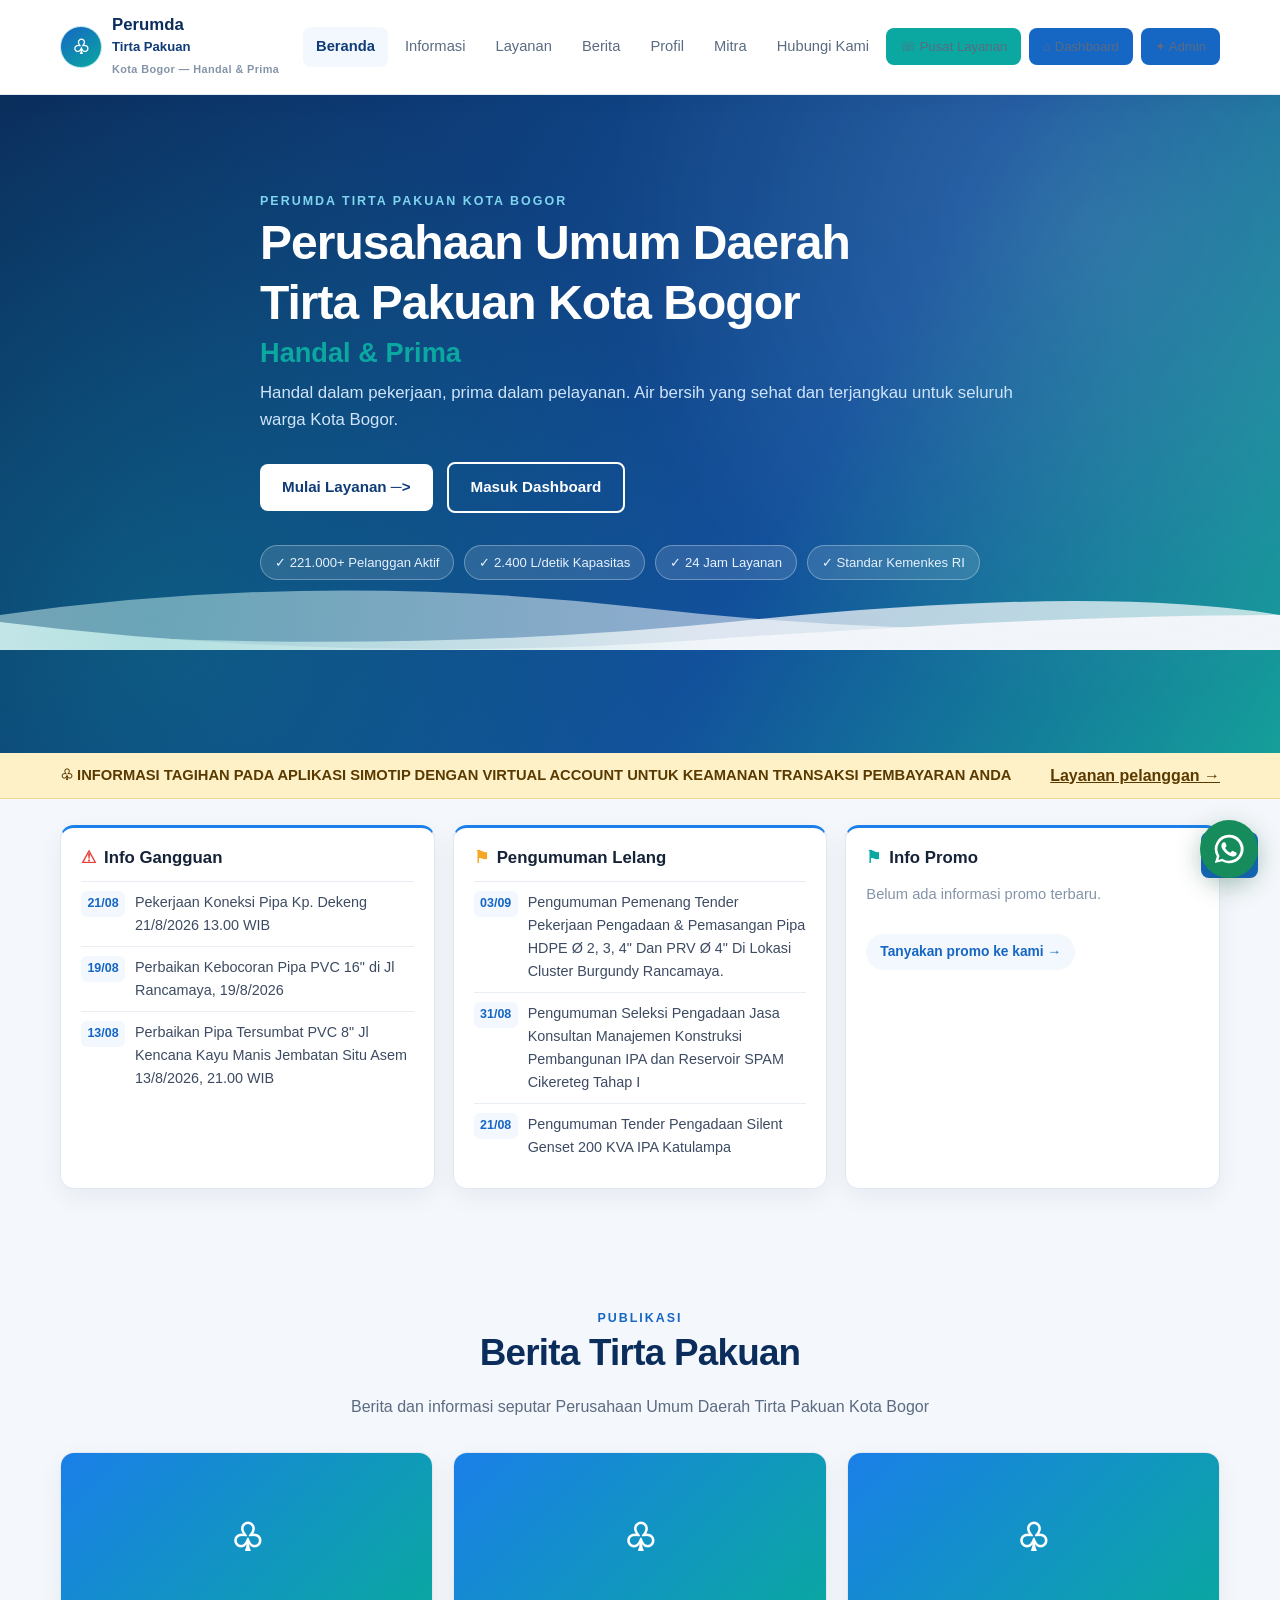
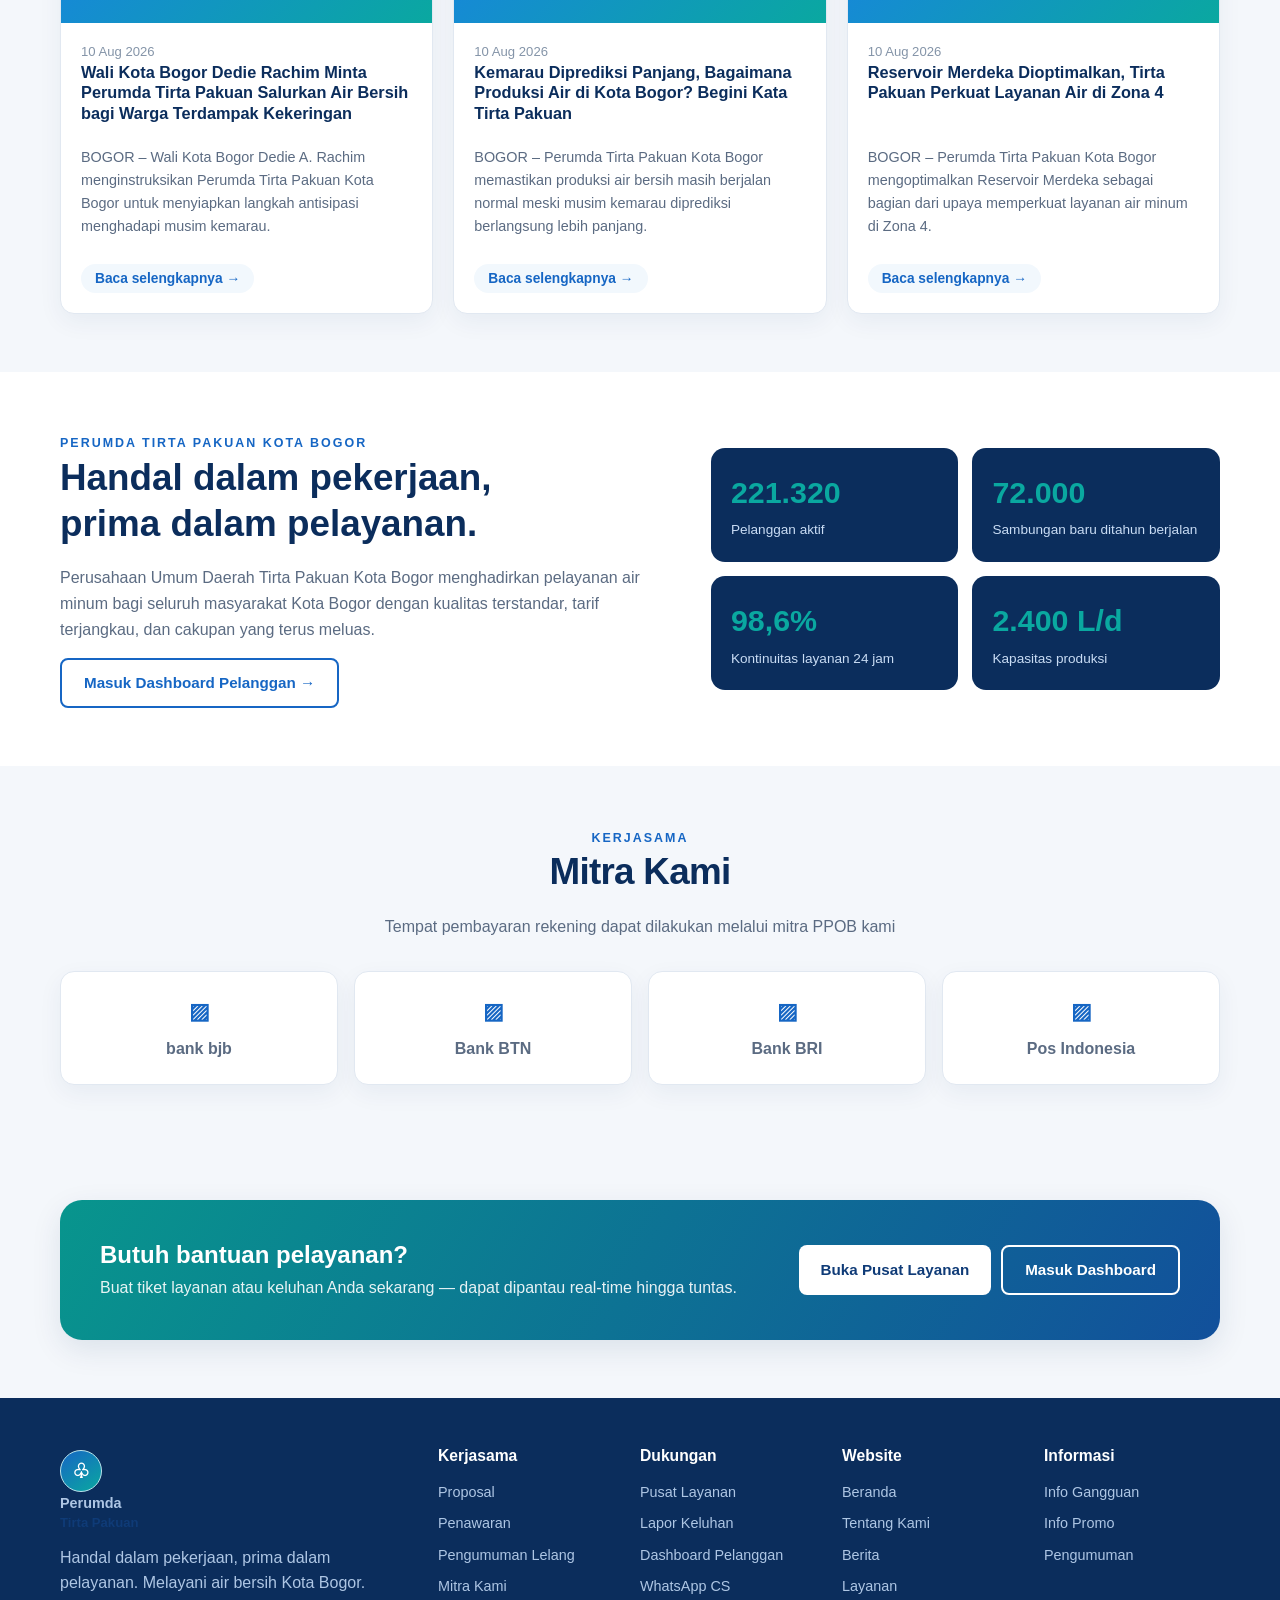
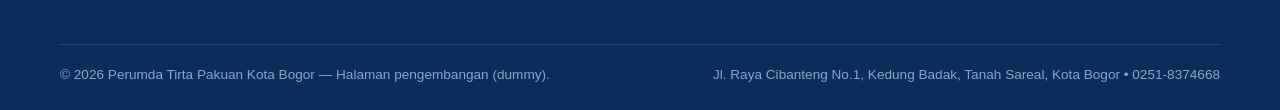
<file: index.html>
<!DOCTYPE html>
<html lang="id">
<head>
<meta charset="UTF-8">
<meta name="viewport" content="width=device-width, initial-scale=1">
<title>Perumda Tirta Pakuan Kota Bogor — Handal & Prima</title>
<link rel="icon" href="data:image/svg+xml,<svg xmlns='http://www.w3.org/2000/svg' viewBox='0 0 100 100'><circle cx='50' cy='50' r='48' fill='%230f3b77'/><text x='50' y='68' font-size='52' text-anchor='middle' fill='%23fff'>♧</text></svg>">
<link rel="stylesheet" href="css/style.css">
</head>
<body>
<header class="site-header" id="top">
  <div class="container nav-bar">
    <a class="brand" href="index.html" aria-label="Tirta Pakuan beranda">
      <span class="brand-logo">♧</span>
      <span>Perumda <b>Tirta Pakuan</b><small>Kota Bogor — Handal & Prima</small></span>
    </a>
    <button class="menu-toggle" aria-label="Buka navigasi" aria-expanded="false">☰</button>
    <nav class="nav-links" aria-label="Navigasi utama" id="mainNav">
      <a href="#beranda" class="active">Beranda</a>
      <a href="#informasi">Informasi</a>
      <a href="layanan.html">Layanan</a>
      <a href="#berita">Berita</a>
      <a href="#profil">Profil</a>
      <a href="#mitra">Mitra</a>
      <a href="#kontak">Hubungi Kami</a>
      <div class="nav-actions">
        <a class="btn teal small" href="ticketing.html">☏ Pusat Layanan</a>
        <a class="btn small" href="dashboard.html">⌂ Dashboard</a>
        <a class="btn small" href="admin.html">✦ Admin</a>
      </div>
    </nav>
  </div>
</header>

<main>
  <section class="hero" id="beranda">
    <div class="container hero-content">
      <span class="eyebrow" style="color:#7fd4ee">PERUMDA TIRTA PAKUAN KOTA BOGOR</span>
      <h1>Perusahaan Umum Daerah<br>Tirta Pakuan Kota Bogor</h1>
      <h2>Handal &amp; Prima</h2>
      <p>Handal dalam pekerjaan, prima dalam pelayanan. Air bersih yang sehat dan terjangkau untuk seluruh warga Kota Bogor.</p>
      <div class="hero-actions">
        <a class="btn white" href="layanan.html">Mulai Layanan ─></a>
        <a class="btn ghost" href="dashboard.html" style="border-color:#fff;color:#fff">Masuk Dashboard</a>
      </div>
      <div class="hero-badges">
        <span>✓ 221.000+ Pelanggan Aktif</span>
        <span>✓ 2.400 L/detik Kapasitas</span>
        <span>✓ 24 Jam Layanan</span>
        <span>✓ Standar Kemenkes RI</span>
      </div>
    </div>
    <svg class="wave" viewBox="0 0 1920 140" preserveAspectRatio="none" aria-hidden="true">
      <path fill="#ffffff88" d="M0 70 Q470 -20 960 55 T1920 75 V140 H0Z"></path>
      <path fill="#ffffffb3" d="M0 100 Q580 155 1110 82 T1920 70 V140 H0Z"></path>
      <path fill="#f2f5f9" d="M0 84 Q520 170 1050 120 T1920 70 V140 H0Z"></path>
    </svg>
  </section>

  <div class="ticker">
    <div class="container ticker-inner">
      <p>♧ INFORMASI TAGIHAN PADA APLIKASI SIMOTIP DENGAN VIRTUAL ACCOUNT UNTUK KEAMANAN TRANSAKSI PEMBAYARAN ANDA</p>
      <a href="layanan.html">Layanan pelanggan →</a>
    </div>
  </div>

  <section class="information" id="informasi" style="padding-top:1.6rem">
    <div class="container">
      <div class="info-grid">
        <article class="info-card">
          <h3><span class="info-icon" style="color:var(--danger)">⚠</span>Info Gangguan</h3>
          <a class="info-row" href="ticketing.html"><time>21/08</time><span>Pekerjaan Koneksi Pipa Kp. Dekeng<br>21/8/2026 13.00 WIB</span></a>
          <a class="info-row" href="ticketing.html"><time>19/08</time><span>Perbaikan Kebocoran Pipa PVC 16&quot; di Jl Rancamaya, 19/8/2026</span></a>
          <a class="info-row" href="ticketing.html"><time>13/08</time><span>Perbaikan Pipa Tersumbat PVC 8&quot; Jl Kencana Kayu Manis Jembatan Situ Asem 13/8/2026, 21.00 WIB</span></a>
        </article>
        <article class="info-card">
          <h3><span class="info-icon">⚑</span>Pengumuman Lelang</h3>
          <a class="info-row" href="#berita"><time>03/09</time><span>Pengumuman Pemenang Tender Pekerjaan Pengadaan &amp; Pemasangan Pipa HDPE Ø 2, 3, 4&quot; Dan PRV Ø 4&quot; Di Lokasi Cluster Burgundy Rancamaya.</span></a>
          <a class="info-row" href="#berita"><time>31/08</time><span>Pengumuman Seleksi Pengadaan Jasa Konsultan Manajemen Konstruksi Pembangunan IPA dan Reservoir SPAM Cikereteg Tahap I</span></a>
          <a class="info-row" href="#berita"><time>21/08</time><span>Pengumuman Tender Pengadaan Silent Genset 200 KVA IPA Katulampa</span></a>
        </article>
        <article class="info-card promo">
          <h3><span class="info-icon" style="color:var(--teal-500)">⚑</span>Info Promo</h3>
          <p class="empty">Belum ada informasi promo terbaru.</p>
          <a class="read" href="ticketing.html" style="margin-top:12px;display:inline-block">Tanyakan promo ke kami →</a>
        </article>
      </div>
    </div>
  </section>

  <section class="information" id="berita">
    <div class="container">
      <div class="section-heading">
        <span class="eyebrow">PUBLIKASI</span>
        <h2>Berita Tirta Pakuan</h2>
        <p>Berita dan informasi seputar Perusahaan Umum Daerah Tirta Pakuan Kota Bogor</p>
      </div>
      <div class="news-grid">
        <article class="news-card">
          <div class="news-img">♧</div>
          <div class="news-body">
            <time>10 Aug 2026</time>
            <h3>Wali Kota Bogor Dedie Rachim Minta Perumda Tirta Pakuan Salurkan Air Bersih bagi Warga Terdampak Kekeringan</h3>
            <p>BOGOR – Wali Kota Bogor Dedie A. Rachim menginstruksikan Perumda Tirta Pakuan Kota Bogor untuk menyiapkan langkah antisipasi menghadapi musim kemarau.</p>
            <button class="read" data-article="0">Baca selengkapnya <span>→</span></button>
          </div>
        </article>
        <article class="news-card">
          <div class="news-img">♧</div>
          <div class="news-body">
            <time>10 Aug 2026</time>
            <h3>Kemarau Diprediksi Panjang, Bagaimana Produksi Air di Kota Bogor? Begini Kata Tirta Pakuan</h3>
            <p>BOGOR – Perumda Tirta Pakuan Kota Bogor memastikan produksi air bersih masih berjalan normal meski musim kemarau diprediksi berlangsung lebih panjang.</p>
            <button class="read" data-article="1">Baca selengkapnya <span>→</span></button>
          </div>
        </article>
        <article class="news-card">
          <div class="news-img">♧</div>
          <div class="news-body">
            <time>10 Aug 2026</time>
            <h3>Reservoir Merdeka Dioptimalkan, Tirta Pakuan Perkuat Layanan Air di Zona 4</h3>
            <p>BOGOR – Perumda Tirta Pakuan Kota Bogor mengoptimalkan Reservoir Merdeka sebagai bagian dari upaya memperkuat layanan air minum di Zona 4.</p>
            <button class="read" data-article="2">Baca selengkapnya <span>→</span></button>
          </div>
        </article>
      </div>
    </div>
  </section>

  <section class="profile" id="profil" style="background:#fff">
    <div class="container profile-grid">
      <div>
        <span class="eyebrow">PERUMDA TIRTA PAKUAN KOTA BOGOR</span>
        <h2 style="font-size:clamp(1.6rem,3vw,2.3rem);color:var(--blue-900)">Handal dalam pekerjaan,<br>prima dalam pelayanan.</h2>
        <p style="color:var(--gray-600)">Perusahaan Umum Daerah Tirta Pakuan Kota Bogor menghadirkan pelayanan air minum bagi seluruh masyarakat Kota Bogor dengan kualitas terstandar, tarif terjangkau, dan cakupan yang terus meluas.</p>
        <a class="btn ghost" href="dashboard.html">Masuk Dashboard Pelanggan →</a>
      </div>
      <div class="profile-cards">
        <div class="profile-card"><div class="num">221.320</div><span>Pelanggan aktif</span></div>
        <div class="profile-card"><div class="num">72.000</div><span>Sambungan baru ditahun berjalan</span></div>
        <div class="profile-card"><div class="num">98,6%</div><span>Kontinuitas layanan 24 jam</span></div>
        <div class="profile-card"><div class="num">2.400 L/d</div><span>Kapasitas produksi</span></div>
      </div>
    </div>
  </section>

  <section class="partners" id="mitra">
    <div class="container">
      <div class="section-heading">
        <span class="eyebrow">KERJASAMA</span>
        <h2>Mitra Kami</h2>
        <p>Tempat pembayaran rekening dapat dilakukan melalui mitra PPOB kami</p>
      </div>
      <div class="partner-grid">
        <div class="partner"><span class="mark">▨</span>bank bjb</div>
        <div class="partner"><span class="mark">▨</span>Bank BTN</div>
        <div class="partner"><span class="mark">▨</span>Bank BRI</div>
        <div class="partner"><span class="mark">▨</span>Pos Indonesia</div>
      </div>
    </div>
  </section>

  <section>
    <div class="container">
      <div class="cta-banner">
        <div>
          <h2>Butuh bantuan pelayanan?</h2>
          <p>Buat tiket layanan atau keluhan Anda sekarang — dapat dipantau real-time hingga tuntas.</p>
        </div>
        <div style="display:flex;gap:10px;flex-wrap:wrap">
          <a class="btn white" href="ticketing.html">Buka Pusat Layanan</a>
          <a class="btn ghost" href="dashboard.html" style="border-color:#fff;color:#fff">Masuk Dashboard</a>
        </div>
      </div>
    </div>
  </section>
</main>

<footer class="site-footer" id="kontak">
  <div class="container">
    <div class="footer-grid">
      <div class="footer-brand">
        <a class="brand" href="#top"><span class="brand-logo">♧</span> <span>Perumda <b>Tirta Pakuan</b></span></a>
        <p style="margin-top:10px">Handal dalam pekerjaan, prima dalam pelayanan. Melayani air bersih Kota Bogor.</p>
      </div>
      <div>
        <h3>Kerjasama</h3>
        <a href="#mitra">Proposal</a>
        <a href="#mitra">Penawaran</a>
        <a href="#berita">Pengumuman Lelang</a>
        <a href="#mitra">Mitra Kami</a>
      </div>
      <div>
        <h3>Dukungan</h3>
        <a href="ticketing.html">Pusat Layanan</a>
        <a href="ticketing.html?type=keluhan">Lapor Keluhan</a>
        <a href="dashboard.html">Dashboard Pelanggan</a>
        <a href="https://wa.me/6285810818437?text=Halo%20CS%20Tirta%20Pakuan%2C%20saya%20ingin%20bertanya%20tentang%20layanan%20pelanggan." target="_blank" rel="noopener noreferrer">WhatsApp CS</a>
      </div>
      <div>
        <h3>Website</h3>
        <a href="#beranda">Beranda</a>
        <a href="#profil">Tentang Kami</a>
        <a href="#berita">Berita</a>
        <a href="layanan.html">Layanan</a>
      </div>
      <div>
        <h3>Informasi</h3>
        <a href="#informasi">Info Gangguan</a>
        <a href="#informasi">Info Promo</a>
        <a href="#informasi">Pengumuman</a>
      </div>
    </div>
    <div class="footer-bottom">
      <span>© 2026 Perumda Tirta Pakuan Kota Bogor — Halaman pengembangan (dummy).</span>
      <span>Jl. Raya Cibanteng No.1, Kedung Badak, Tanah Sareal, Kota Bogor • 0251-8374668</span>
    </div>
  </div>
</footer>

<a class="btn back-top" href="#top" aria-label="Kembali ke atas">⌃</a>

<div class="modal-backdrop" id="article-modal">
  <div class="modal modal-xl">
    <div class="modal-head">
      <h3 id="article-title"></h3>
      <button class="modal-close" data-close="article-modal" aria-label="Tutup">×</button>
    </div>
    <div class="news-img" style="height:120px"></div>
    <div class="mt-2"><time class="muted small" id="article-date"></time></div>
    <p id="article-text" style="color:var(--gray-600);margin-top:8px"></p>
    <p class="small muted">Ringkasan berdasarkan referensi yang diberikan — versi pengembangan dummy.</p>
  </div>
</div>

<script src="js/main.js"></script>
<script>
  const ARTICLES = [
    {
      title: "Wali Kota Bogor Minta Tirta Pakuan Salurkan Air Bersih bagi Warga Terdampak Kekeringan",
      date: "10 Aug 2026",
      text: "BOGOR – Wali Kota Bogor Dedie A. Rachim menginstruksikan Perumda Tirta Pakuan Kota Bogor untuk menyiapkan langkah antisipasi menghadapi musim kemarau yang diprediksi berlangsung panjang. Perumda menyiapkan armada mobil tangki siaga untuk wilayah yang dilaporkan mengalami kekeringan, berkoordinasi dengan kecamatan dan kelurahan setempat."
    },
    {
      title: "Kemarau Diprediksi Panjang, Bagaimana Produksi Air di Kota Bogor?",
      date: "10 Aug 2026",
      text: "BOGOR – Perumda Tirta Pakuan Kota Bogor memastikan produksi air bersih masih berjalan normal meski musim kemarau diprediksi lebih panjang. Seluruh instalasi pengolahan air (IPA) beroperasi sesuai kapasitas dan pihaknya mengimbau pelanggan untuk bijak menggunakan air."
    },
    {
      title: "Reservoir Merdeka Dioptimalkan, Tirta Pakuan Perkuat Layanan Air di Zona 4",
      date: "10 Aug 2026",
      text: "BOGOR – Perumda Tirta Pakuan Kota Bogor mengoptimalkan Reservoir Merdeka sebagai bagian dari upaya memperkuat layanan air minum di Zona 4. Optimalisasi bertujuan meningkatkan tekanan dan kontinuitas pasokan bagi pelanggan di kawasan tersebut."
    }
  ];

  document.querySelectorAll('.menu-toggle').forEach(btn => btn.addEventListener('click', () => document.getElementById('mainNav').classList.toggle('open')));

  document.querySelectorAll('.nav-links a').forEach(a => a.addEventListener('click', () => {
    document.querySelectorAll('.nav-links a').forEach(x => x.classList.remove('active'));
    a.classList.add('active');
    document.getElementById('mainNav').classList.remove('open');
  }));

  function openArticle(i) {
    const a = ARTICLES[i];
    document.getElementById('article-title').textContent = a.title;
    document.getElementById('article-date').textContent = a.date;
    document.getElementById('article-text').textContent = a.text;
    document.getElementById('article-modal').classList.add('open');
  }
  document.querySelectorAll('.read[data-article]').forEach(b => b.addEventListener('click', () => openArticle(Number(b.dataset.article))));
  document.querySelectorAll('[data-close]').forEach(b => b.addEventListener('click', () => document.getElementById(b.dataset.close).classList.remove('open')));
</script>
</body>
</html>
</file>
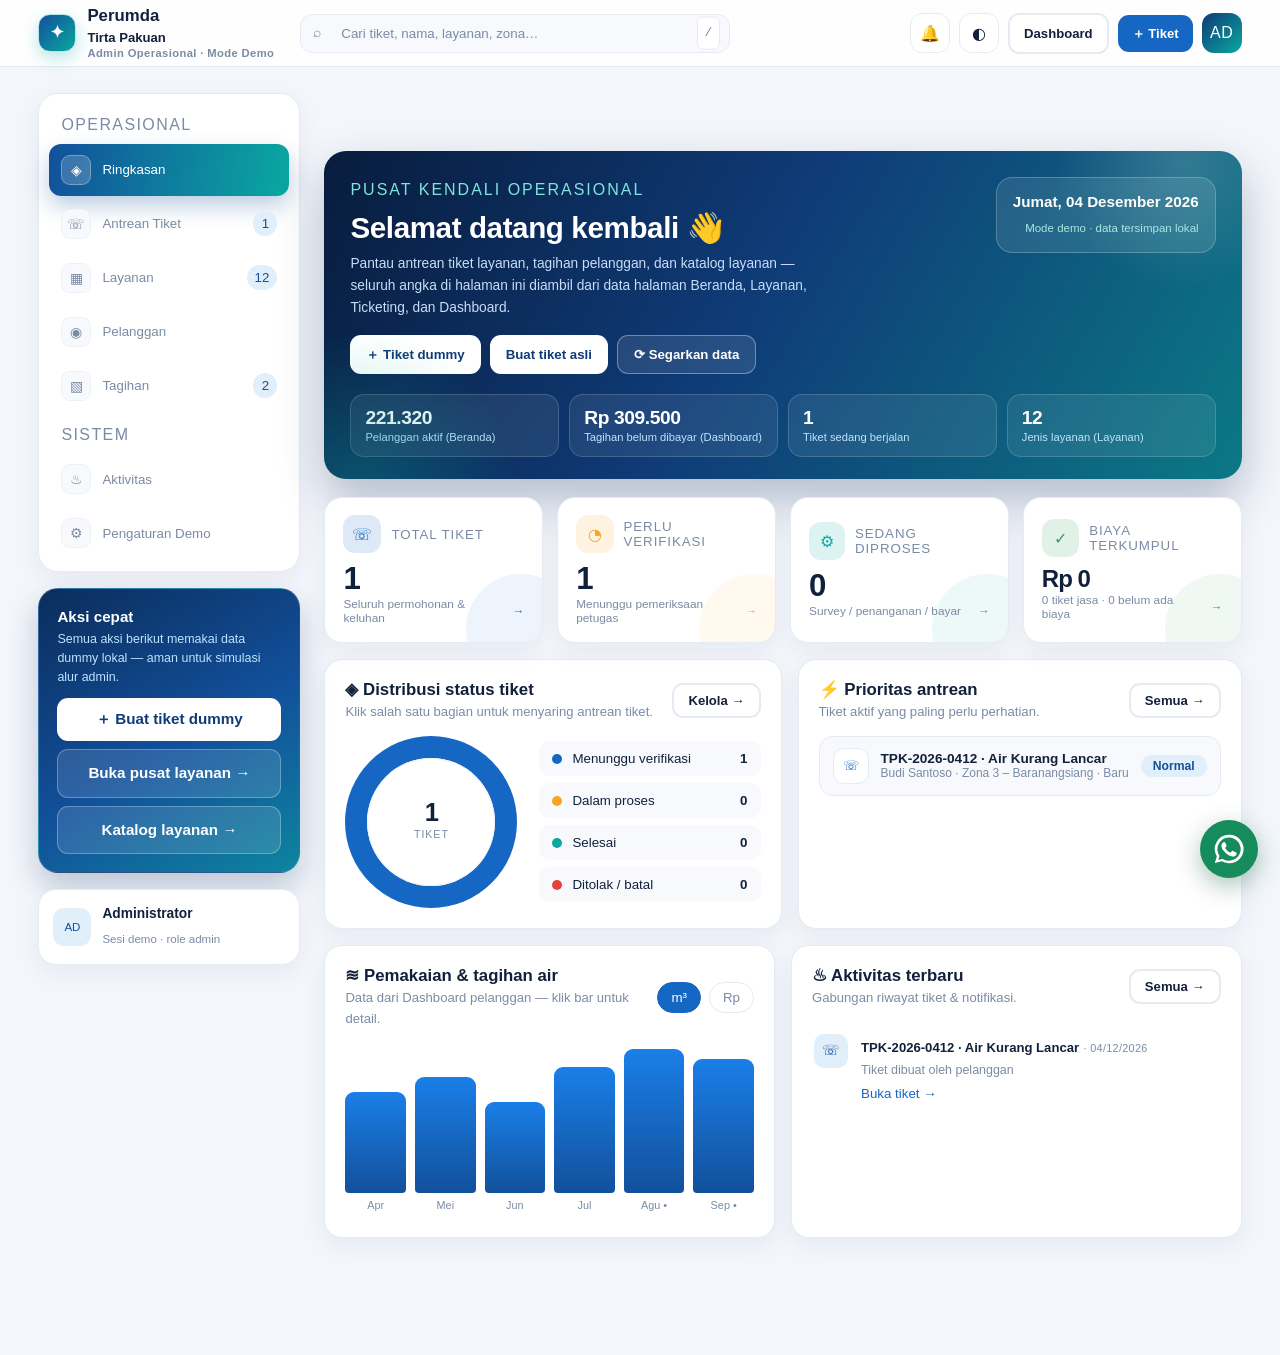
<file: admin.html>
<!DOCTYPE html>
<html lang="id">
<head>
<meta charset="UTF-8">
<meta name="viewport" content="width=device-width, initial-scale=1">
<title>Admin Operasional — Perumda Tirta Pakuan</title>
<link rel="icon" href="data:image/svg+xml,<svg xmlns='http://www.w3.org/2000/svg' viewBox='0 0 100 100'><rect width='100' height='100' rx='24' fill='%230f3b77'/><text x='50' y='70' font-size='56' text-anchor='middle' fill='%23fff'>✦</text></svg>">
<link rel="stylesheet" href="css/style.css">
<style>
/* ============================================================
   ADMIN OPERASIONAL — UI SHELL (dummy / mode demo)
   Data ditarik dari halaman lain lewat js/main.js (TP.*)
   ============================================================ */
body.adm {
  --adm-bg:#f3f6fb;
  --adm-panel:#ffffff;
  --adm-soft:#f7f9fd;
  --adm-border:#e5eaf3;
  --adm-line:#eef2f8;
  --adm-text:#12213b;
  --adm-muted:#7b8ba4;
  --adm-field:#ffffff;
  --adm-shadow:0 8px 26px rgba(13,38,78,.06);
  --adm-accent:#1666c4;
  background:var(--adm-bg);
  color:var(--adm-text);
  -webkit-font-smoothing:antialiased;
}
body.adm.dark {
  --adm-bg:#0b1220;
  --adm-panel:#121b2e;
  --adm-soft:#16213a;
  --adm-border:#22304e;
  --adm-line:#1d2a44;
  --adm-text:#e7edfa;
  --adm-muted:#8fa1bd;
  --adm-field:#0e1729;
  --adm-shadow:0 10px 30px rgba(0,0,0,.35);
  --adm-accent:#4d9bfb;
  /* remap token global agar komponen ikut gelap */
  --blue-900:#e7edfa; --blue-800:#dce7fb; --blue-700:#8fbcff; --blue-600:#4d9bfb; --blue-500:#4d9bfb;
  --blue-100:#16274a; --blue-50:#131f3a;
  --gray-900:#e7edfa; --gray-700:#c9d6ee; --gray-600:#a9b8d0; --gray-500:#8fa1bd; --gray-400:#7286a6;
  --gray-300:#2b3b5c; --gray-200:#22304e; --gray-100:#16213a;
  --green:#57c98a; --green-bg:#0f2c22; --amber-bg:#33260f; --danger-bg:#331514;
}
body.adm.dark .card,
body.adm.dark .stat-card,
body.adm.dark .modal,
body.adm.dark .wa-menu { background:var(--adm-panel); border-color:var(--adm-border); color:var(--adm-text); }
body.adm.dark .chip.blue { background:#16274a; color:#8fbcff; }
body.adm.dark .chip.teal { background:#0f2f2c; color:#5fd8c9; }
body.adm.dark .chip.amber { background:#33260f; color:#f5c46a; }
body.adm.dark .chip.danger { background:#331514; color:#ff8f8a; }
body.adm.dark .chip.gray { background:#1e2a44; color:#9fb0cb; }
body.adm.dark .seg { background:#16213a; }
body.adm.dark .seg button { color:#8fa1bd; }
body.adm.dark .seg button.active { background:#22304e; color:#cfe1ff; }
body.adm.dark .toast { background:#1c2b4a; color:#e7edfa; }
body.adm.dark .toast.success { background:#1c6b45; }
body.adm.dark .toast.error { background:#8f2f2b; }
body.adm.dark .modal-close { background:#1e2a44; color:#a9b8d0; }
body.adm.dark .admin-dark-safe { color:var(--adm-text); }

/* ---------- Topbar ---------- */
.adm-top {
  position:sticky; top:0; z-index:50;
  background:color-mix(in srgb, var(--adm-panel) 88%, transparent);
  backdrop-filter:saturate(160%) blur(12px);
  border-bottom:1px solid var(--adm-border);
}
@supports not (backdrop-filter:blur(4px)) { .adm-top { background:var(--adm-panel); } }
.adm-top-inner { width:min(1340px,94%); margin:0 auto; min-height:66px; display:flex; align-items:center; gap:18px; }
.adm-top .brand { display:flex; align-items:center; gap:11px; color:var(--adm-text); flex:0 0 auto; }
.adm-top .brand-logo {
  width:38px; height:38px; border-radius:12px; display:grid; place-items:center;
  background:linear-gradient(135deg,var(--blue-700),var(--teal-500)); color:#fff; font-size:1.05rem;
  box-shadow:0 6px 16px rgba(10,168,160,.28);
}
.adm-top .brand small { display:block; color:var(--adm-muted); font-size:.7rem; letter-spacing:.4px; }
.adm-top .brand b { color:var(--adm-text); }

.adm-search { position:relative; flex:1 1 auto; max-width:430px; margin-left:8px; }
.adm-search input {
  width:100%; padding:11px 64px 11px 40px; border-radius:12px;
  border:1px solid var(--adm-border); background:var(--adm-soft); color:var(--adm-text);
  font:500 .88rem inherit; transition:.18s;
}
.adm-search input::placeholder { color:var(--adm-muted); }
.adm-search input:focus { outline:none; border-color:var(--blue-500); background:var(--adm-field); box-shadow:0 0 0 4px rgba(26,127,232,.13); }
.adm-search .s-ico { position:absolute; left:13px; top:50%; transform:translateY(-50%); color:var(--adm-muted); font-size:.9rem; }
.adm-search kbd {
  position:absolute; right:10px; top:50%; transform:translateY(-50%);
  font:700 .68rem/1 inherit; color:var(--adm-muted); background:var(--adm-panel);
  border:1px solid var(--adm-border); border-radius:6px; padding:5px 7px;
}

.adm-top-actions { display:flex; align-items:center; gap:9px; margin-left:auto; }
.icon-btn {
  position:relative; width:40px; height:40px; border-radius:12px; border:1px solid var(--adm-border);
  background:var(--adm-panel); color:var(--adm-text); font-size:1rem; cursor:pointer; display:grid; place-items:center; transition:.18s;
}
.icon-btn:hover { background:var(--adm-soft); transform:translateY(-1px); border-color:var(--blue-500); }
.icon-btn .dot {
  position:absolute; top:-6px; right:-6px; min-width:19px; height:19px; padding:0 5px; border-radius:99px;
  background:var(--danger); color:#fff; font:800 .66rem/19px inherit; text-align:center;
  box-shadow:0 0 0 2px var(--adm-panel);
}
.icon-btn .dot[hidden] { display:none; }
.adm-bell-wrap { position:relative; }
.adm-pop {
  position:absolute; right:0; top:52px; width:min(360px,88vw); background:var(--adm-panel);
  border:1px solid var(--adm-border); border-radius:16px; box-shadow:0 22px 55px rgba(9,27,56,.22);
  padding:14px; z-index:60; display:none; animation:fadeUp .18s;
}
.adm-pop.open { display:block; }
.adm-pop h4 { margin:0 0 4px; font-size:.95rem; color:var(--adm-text); }
.adm-pop-head { display:flex; justify-content:space-between; align-items:center; gap:8px; margin-bottom:8px; }
.adm-pop-list { max-height:320px; overflow:auto; margin:0; padding:0; list-style:none; }
.adm-pop-list li { display:flex; gap:10px; padding:10px 6px; border-top:1px solid var(--adm-line); font-size:.83rem; }
.adm-pop-list li .ico { width:30px; height:30px; flex:0 0 30px; border-radius:9px; display:grid; place-items:center; background:var(--blue-100); color:var(--blue-700); }
.adm-pop-list li time { display:block; font-size:.7rem; color:var(--adm-muted); }
.adm-pop-list li.unread { background:var(--blue-50); border-radius:10px; }
.adm-pop-foot { display:flex; gap:8px; margin-top:10px; }

.adm-burger { display:none; width:40px; height:40px; border-radius:12px; border:1px solid var(--adm-border); background:var(--adm-panel); color:var(--adm-text); font-size:1.05rem; cursor:pointer; }
.adm-avatar {
  width:40px; height:40px; border-radius:12px; display:grid; place-items:center;
  background:linear-gradient(135deg,var(--blue-800),var(--teal-500)); color:#fff; font:800 .8rem inherit; letter-spacing:.5px;
}

/* ---------- Layout ---------- */
.adm-layout {
  width:min(1340px,94%); margin:0 auto;
  display:grid; grid-template-columns:262px minmax(0,1fr); gap:24px;
  padding:26px 0 60px; align-items:start;
}
.adm-side { position:sticky; top:88px; display:flex; flex-direction:column; gap:16px; }
.adm-side-backdrop { display:none; }

.adm-nav {
  background:var(--adm-panel); border:1px solid var(--adm-border); border-radius:20px;
  padding:10px; box-shadow:var(--adm-shadow);
}
.adm-nav-label {
  display:block; padding:8px 12px 6px; font:800 .66rem/1 inherit; letter-spacing:1.4px;
  color:var(--adm-muted); text-transform:uppercase;
}
.adm-nav button {
  width:100%; display:flex; align-items:center; gap:11px; border:0; background:transparent;
  color:var(--adm-muted); font:700 .88rem inherit; text-align:left; padding:11px 12px;
  border-radius:12px; cursor:pointer; transition:.16s; margin-bottom:2px;
}
.adm-nav button .ico {
  width:30px; height:30px; flex:0 0 30px; border-radius:9px; display:grid; place-items:center;
  background:var(--adm-soft); border:1px solid var(--adm-line); font-size:.9rem; transition:.16s;
}
.adm-nav button .lbl { flex:1; }
.adm-nav button .nb {
  font:800 .68rem/1 inherit; background:var(--blue-100); color:var(--blue-700);
  border-radius:99px; padding:5px 8px; min-width:24px; text-align:center;
}
.adm-nav button:hover { background:var(--adm-soft); color:var(--adm-text); }
.adm-nav button.active {
  background:linear-gradient(100deg,var(--blue-700),var(--teal-500));
  color:#fff; box-shadow:0 10px 22px rgba(18,80,155,.28);
}
.adm-nav button.active .ico { background:rgba(255,255,255,.18); border-color:rgba(255,255,255,.3); color:#fff; }
.adm-nav button.active .nb { background:rgba(255,255,255,.22); color:#fff; }

.adm-cta {
  border-radius:20px; padding:18px; color:#fff; border:1px solid rgba(255,255,255,.14);
  background:linear-gradient(150deg,#0b2d5c 0%,#12509b 55%,#0aa8a0 130%);
  box-shadow:0 14px 30px rgba(11,45,92,.24);
}
.adm-cta h4 { margin:0 0 4px; font-size:.95rem; }
.adm-cta p { margin:0 0 12px; font-size:.78rem; color:#bfe4ff; line-height:1.5; }
.adm-cta .btn { width:100%; margin-bottom:8px; }
.adm-cta .btn:last-child { margin-bottom:0; }
.adm-cta .btn.soft { background:rgba(255,255,255,.12); color:#fff; border:1px solid rgba(255,255,255,.28); }
.adm-cta .btn.soft:hover { background:rgba(255,255,255,.22); }

.adm-side-user {
  display:flex; gap:11px; align-items:center; background:var(--adm-panel);
  border:1px solid var(--adm-border); border-radius:18px; padding:13px 14px; box-shadow:var(--adm-shadow);
}
.adm-side-user .av { width:38px; height:38px; border-radius:11px; display:grid; place-items:center; background:var(--blue-100); color:var(--blue-700); font:800 .8rem inherit; }
.adm-side-user b { display:block; font-size:.86rem; color:var(--adm-text); }
.adm-side-user span { font-size:.72rem; color:var(--adm-muted); }

/* ---------- Sections ---------- */
.adm-main { min-width:0; }
.adm-sec { display:none; }
.adm-sec.active { display:block; animation:fadeUp .3s; }
.adm-head { display:flex; justify-content:space-between; align-items:flex-end; gap:16px; flex-wrap:wrap; margin-bottom:18px; }
.adm-head .eyebrow { color:var(--teal-600); }
.adm-head h1 { font-size:clamp(1.5rem,2.6vw,1.95rem); letter-spacing:-.5px; color:var(--adm-text); margin:2px 0 4px; }
.adm-head p { margin:0; color:var(--adm-muted); font-size:.88rem; max-width:62ch; }
.adm-head-actions { display:flex; gap:9px; flex-wrap:wrap; }
.adm .btn { border-radius:11px; font-weight:700; }
.adm .btn.ghost { border-color:var(--adm-border); color:var(--adm-text); background:var(--adm-panel); }
.adm .btn.ghost:hover { border-color:var(--blue-500); color:var(--blue-600); background:var(--adm-soft); }
.adm .card {
  background:var(--adm-panel); border:1px solid var(--adm-border); border-radius:18px;
  box-shadow:var(--adm-shadow); padding:20px;
}
.adm .card h3 { color:var(--adm-text); }
.adm .card-header .sub { color:var(--adm-muted); }
.adm .muted { color:var(--adm-muted); }

/* ---------- Hero ---------- */
.adm-hero {
  position:relative; overflow:hidden; border-radius:22px; padding:26px 26px 22px; color:#fff;
  background:linear-gradient(120deg,#081c3d 0%,#0f3b77 46%,#0a8f8a 120%);
  box-shadow:0 20px 45px rgba(9,35,79,.28);
}
.adm-hero::before, .adm-hero::after {
  content:""; position:absolute; border-radius:50%; pointer-events:none;
}
.adm-hero::before { width:260px; height:260px; right:-70px; top:-120px; background:radial-gradient(circle,rgba(255,255,255,.16),transparent 70%); }
.adm-hero::after { width:340px; height:340px; left:-140px; bottom:-190px; background:radial-gradient(circle,rgba(10,168,160,.35),transparent 70%); }
.adm-hero-top { position:relative; display:flex; justify-content:space-between; gap:20px; flex-wrap:wrap; }
.adm-kicker { font:800 .68rem/1 inherit; letter-spacing:2px; color:#7fe4dc; }
.adm-hero h1 { position:relative; font-size:clamp(1.35rem,2.6vw,1.85rem); margin:8px 0 6px; color:#fff; letter-spacing:-.4px; }
.adm-hero p { position:relative; margin:0; font-size:.86rem; color:#c8ddf7; max-width:64ch; }
.adm-hero-actions { position:relative; display:flex; gap:9px; flex-wrap:wrap; margin-top:16px; }
.adm-hero-actions .btn { padding:9px 16px; font-size:.83rem; }
.adm-hero-actions .btn.white { background:#fff; color:var(--blue-800); }
.adm-hero-actions .btn.hero-ghost { background:rgba(255,255,255,.1); color:#fff; border:1px solid rgba(255,255,255,.35); }
.adm-hero-actions .btn.hero-ghost:hover { background:rgba(255,255,255,.2); }
.adm-hero-date {
  position:relative; text-align:right; background:rgba(255,255,255,.1);
  border:1px solid rgba(255,255,255,.22); border-radius:16px; padding:12px 16px; height:fit-content; backdrop-filter:blur(6px);
}
.adm-hero-date b { display:block; font-size:.95rem; }
.adm-hero-date span { font-size:.72rem; color:#a9e7e2; }
.adm-hero-stats {
  position:relative; display:grid; grid-template-columns:repeat(4,1fr); gap:10px; margin-top:20px;
}
.adm-hero-stats .hs {
  text-align:left; border:1px solid rgba(255,255,255,.16); background:rgba(255,255,255,.08);
  border-radius:14px; padding:12px 14px; color:#fff; cursor:pointer; transition:.18s; backdrop-filter:blur(4px);
}
.adm-hero-stats .hs:hover { background:rgba(255,255,255,.18); transform:translateY(-2px); }
.adm-hero-stats .hs b { display:block; font-size:1.2rem; letter-spacing:-.4px; }
.adm-hero-stats .hs span { font-size:.7rem; color:#bfe4ff; }

/* ---------- KPI ---------- */
.adm-kpis { display:grid; grid-template-columns:repeat(4,1fr); gap:14px; margin-top:18px; }
.kpi {
  position:relative; text-align:left; background:var(--adm-panel); border:1px solid var(--adm-border);
  border-radius:18px; padding:17px 18px; cursor:pointer; box-shadow:var(--adm-shadow); transition:.2s; overflow:hidden;
}
.kpi:hover { transform:translateY(-3px); box-shadow:0 16px 34px rgba(13,38,78,.12); border-color:color-mix(in srgb, var(--k,#1666c4) 45%, var(--adm-border)); }
.kpi::after {
  content:""; position:absolute; right:-34px; bottom:-42px; width:110px; height:110px; border-radius:50%;
  background:var(--k,#1666c4); opacity:.07;
}
.kpi .k-top { display:flex; align-items:center; gap:10px; }
.kpi .k-ico {
  width:38px; height:38px; border-radius:12px; display:grid; place-items:center; font-size:1rem;
  background:color-mix(in srgb, var(--k,#1666c4) 14%, transparent); color:var(--k,#1666c4);
}
.kpi .k-label { font:800 .68rem/1.3 inherit; letter-spacing:.9px; text-transform:uppercase; color:var(--adm-muted); }
.kpi .k-value { font-size:1.95rem; font-weight:800; letter-spacing:-1px; color:var(--adm-text); margin:10px 0 2px; line-height:1; }
.kpi .k-foot { display:flex; align-items:center; justify-content:space-between; gap:8px; font-size:.74rem; color:var(--adm-muted); }
.kpi .k-arrow { font-weight:800; color:var(--k,#1666c4); }

/* ---------- Grids ---------- */
.adm-grid { display:grid; gap:16px; margin-top:16px; }
.adm-grid.g-2 { grid-template-columns:1.25fr 1fr; }
.adm-grid.g-2e { grid-template-columns:1fr 1fr; }
.adm-grid.g-3 { grid-template-columns:repeat(3,1fr); }

/* ---------- Donut ---------- */
.donut-wrap { display:flex; gap:22px; align-items:center; flex-wrap:wrap; }
.donut {
  position:relative; width:172px; height:172px; border-radius:50%; flex:0 0 172px;
  background:conic-gradient(var(--gray-200) 0 100%); transition:.3s;
}
.donut::after {
  content:""; position:absolute; inset:22px; border-radius:50%; background:var(--adm-panel);
  box-shadow:inset 0 0 0 1px var(--adm-line);
}
.donut-center { position:absolute; inset:0; display:grid; place-content:center; text-align:center; z-index:2; }
.donut-center b { font-size:1.6rem; color:var(--adm-text); letter-spacing:-1px; line-height:1; }
.donut-center span { font-size:.66rem; letter-spacing:1px; color:var(--adm-muted); text-transform:uppercase; }
.legend { flex:1; min-width:190px; display:flex; flex-direction:column; gap:7px; }
.legend-row {
  display:flex; align-items:center; gap:10px; width:100%; border:1px solid transparent;
  background:var(--adm-soft); border-radius:11px; padding:9px 12px; cursor:pointer; font:600 .82rem inherit;
  color:var(--adm-text); transition:.15s;
}
.legend-row:hover { border-color:var(--adm-border); background:var(--adm-panel); transform:translateX(2px); }
.legend-row.on { border-color:var(--adm-accent); box-shadow:0 0 0 3px color-mix(in srgb, var(--adm-accent) 18%, transparent); }
.legend-row .dot { width:10px; height:10px; border-radius:50%; flex:0 0 10px; }
.legend-row .lbl { flex:1; text-align:left; }
.legend-row b { font-weight:800; }

/* ---------- Priority list ---------- */
.prio-list { display:flex; flex-direction:column; gap:9px; }
.prio-item {
  display:flex; align-items:center; gap:12px; width:100%; text-align:left; cursor:pointer;
  border:1px solid var(--adm-border); background:var(--adm-soft); border-radius:14px; padding:11px 13px; transition:.16s;
}
.prio-item:hover { background:var(--adm-panel); border-color:var(--blue-500); transform:translateY(-1px); box-shadow:var(--adm-shadow); }
.prio-item .p-ico { width:36px; height:36px; flex:0 0 36px; border-radius:11px; display:grid; place-items:center; background:var(--adm-panel); border:1px solid var(--adm-border); color:var(--blue-600); }
.prio-item .p-body { flex:1; min-width:0; }
.prio-item .p-body b { display:block; font-size:.85rem; color:var(--adm-text); }
.prio-item .p-body span { font-size:.75rem; color:var(--adm-muted); display:block; white-space:nowrap; overflow:hidden; text-overflow:ellipsis; }

/* ---------- Bars ---------- */
.bars-mode { display:flex; gap:8px; }
.chip-btn {
  border:1px solid var(--adm-border); background:var(--adm-panel); color:var(--adm-muted);
  font:700 .76rem inherit; padding:7px 13px; border-radius:99px; cursor:pointer; transition:.15s;
}
.chip-btn:hover { border-color:var(--blue-500); color:var(--blue-600); }
.chip-btn.on { background:var(--blue-600); border-color:var(--blue-600); color:#fff; }
.bars { display:flex; align-items:flex-end; gap:9px; height:168px; margin-top:20px; padding-bottom:24px; position:relative; }
.bars .bar {
  position:relative; flex:1; border-radius:9px 9px 4px 4px; min-height:8px; cursor:pointer;
  background:linear-gradient(180deg,var(--blue-500),var(--blue-700)); transition:.2s;
}
.bars .bar.unpaid { background:linear-gradient(180deg,var(--amber),#d98f00); }
.bars .bar:hover { filter:brightness(1.08); transform:translateY(-2px); }
.bars .bar i {
  position:absolute; top:-2px; left:50%; transform:translate(-50%,-100%); font-style:normal;
  font:800 .68rem inherit; color:var(--adm-text); background:var(--adm-panel); border:1px solid var(--adm-border);
  padding:3px 7px; border-radius:7px; opacity:0; transition:.15s; white-space:nowrap; pointer-events:none; z-index:3;
}
.bars .bar:hover i { opacity:1; }
.bars .bar em {
  position:absolute; bottom:-22px; left:0; right:0; text-align:center; font-style:normal;
  font-size:.68rem; color:var(--adm-muted);
}

/* ---------- Feed / timeline ---------- */
.feed { display:flex; flex-direction:column; }
.feed-item { display:flex; gap:13px; padding:12px 2px; border-bottom:1px solid var(--adm-line); }
.feed-item:last-child { border-bottom:0; }
.feed-item .f-ico {
  width:34px; height:34px; flex:0 0 34px; border-radius:10px; display:grid; place-items:center;
  background:var(--blue-100); color:var(--blue-700); font-size:.86rem;
}
.feed-item .f-body { flex:1; min-width:0; }
.feed-item .f-body b { font-size:.82rem; color:var(--adm-text); }
.feed-item .f-body p { margin:2px 0 0; font-size:.78rem; color:var(--adm-muted); line-height:1.5; }
.feed-item time { font-size:.68rem; color:var(--adm-muted); letter-spacing:.3px; }
.feed-item .f-open { border:0; background:transparent; color:var(--blue-600); font:700 .74rem inherit; cursor:pointer; padding:0; }

/* ---------- Toolbar / table ---------- */
.toolbar {
  display:flex; gap:10px; flex-wrap:wrap; align-items:center;
  background:var(--adm-soft); border:1px solid var(--adm-border); border-radius:15px; padding:12px; margin-bottom:14px;
}
.toolbar .input, .toolbar .select {
  background:var(--adm-field); border-color:var(--adm-border); color:var(--adm-text);
  min-height:40px; padding:9px 12px; font-size:.85rem; border-radius:10px;
}
.toolbar .grow { flex:1; min-width:200px; }
.toolbar .spacer { flex:1; }
.filter-chip {
  display:none; align-items:center; gap:8px; background:var(--blue-100); color:var(--blue-700);
  border:0; font:700 .76rem inherit; padding:8px 12px; border-radius:99px; cursor:pointer;
}
.filter-chip.show { display:inline-flex; }
.adm-table { width:100%; font-size:.85rem; }
.adm-table th { background:var(--adm-soft); color:var(--adm-muted); font-size:.68rem; letter-spacing:.7px; padding:12px; border-bottom:1px solid var(--adm-border); }
.adm-table td { padding:12px; border-bottom:1px solid var(--adm-line); vertical-align:middle; color:var(--adm-text); }
.adm-table tbody tr { transition:.12s; }
.adm-table tbody tr:hover td { background:var(--adm-soft); }
.adm-table tbody tr:last-child td { border-bottom:0; }
.adm-table td small { display:block; color:var(--adm-muted); font-size:.72rem; margin-top:2px; }
.adm-tid { font-weight:800; color:var(--blue-600); white-space:nowrap; font-size:.82rem; }
.adm-table .select { min-width:150px; padding:8px 10px; font-size:.78rem; background:var(--adm-field); border-color:var(--adm-border); color:var(--adm-text); border-radius:9px; }
.fee-cell { display:flex; gap:6px; align-items:center; }
.fee-cell .input { width:112px; padding:8px 9px; font-size:.8rem; background:var(--adm-field); border-color:var(--adm-border); color:var(--adm-text); border-radius:9px; }
.row-actions { display:flex; gap:6px; flex-wrap:wrap; }
.row-actions .btn { padding:7px 11px; font-size:.75rem; }
.adm-empty { padding:34px 16px; text-align:center; color:var(--adm-muted); font-size:.86rem; }
.table-foot { display:flex; justify-content:space-between; align-items:center; gap:12px; flex-wrap:wrap; margin-top:14px; font-size:.78rem; color:var(--adm-muted); }
.pager { display:flex; gap:6px; align-items:center; }
.pager button {
  min-width:34px; height:34px; border-radius:10px; border:1px solid var(--adm-border); background:var(--adm-panel);
  color:var(--adm-text); font:700 .78rem inherit; cursor:pointer; transition:.15s;
}
.pager button:hover:not(:disabled) { border-color:var(--blue-500); color:var(--blue-600); }
.pager button.on { background:var(--blue-600); border-color:var(--blue-600); color:#fff; }
.pager button:disabled { opacity:.4; cursor:not-allowed; }

/* ---------- Service cards ---------- */
.svc-stats { display:flex; gap:9px; flex-wrap:wrap; }
.svc-grid { display:grid; grid-template-columns:repeat(3,1fr); gap:15px; margin-top:16px; }
.svc-card {
  background:var(--adm-panel); border:1px solid var(--adm-border); border-radius:18px; padding:18px;
  box-shadow:var(--adm-shadow); display:flex; flex-direction:column; transition:.2s; position:relative; overflow:hidden;
}
.svc-card::after {
  content:""; position:absolute; inset:0 auto 0 0; width:3px; background:var(--sc,#1666c4); opacity:0; transition:.2s;
}
.svc-card:hover { transform:translateY(-4px); box-shadow:0 18px 36px rgba(13,38,78,.13); }
.svc-card:hover::after { opacity:1; }
.svc-top { display:flex; justify-content:space-between; align-items:center; gap:10px; margin-bottom:12px; }
.svc-ico {
  width:44px; height:44px; border-radius:14px; display:grid; place-items:center; font-size:1.15rem;
  background:color-mix(in srgb, var(--sc,#1666c4) 14%, transparent); color:var(--sc,#1666c4);
}
.svc-card h3 { font-size:1rem; margin:0 0 6px; color:var(--adm-text); letter-spacing:-.2px; }
.svc-card p { margin:0 0 14px; font-size:.78rem; color:var(--adm-muted); line-height:1.55; flex:1; }
.svc-meta { display:flex; gap:16px; padding:11px 0; border-top:1px dashed var(--adm-border); border-bottom:1px dashed var(--adm-border); margin-bottom:13px; }
.svc-meta span { font-size:.72rem; color:var(--adm-muted); }
.svc-meta b { display:block; font-size:1.05rem; color:var(--adm-text); }
.svc-actions { display:flex; gap:8px; }
.svc-actions .btn { flex:1; padding:9px 10px; font-size:.77rem; }

/* ---------- Customer ---------- */
.cust-grid { display:grid; grid-template-columns:1.4fr 1fr; gap:16px; margin-top:16px; }
.profile-card { display:flex; gap:16px; align-items:flex-start; flex-wrap:wrap; }
.profile-av {
  width:64px; height:64px; border-radius:20px; display:grid; place-items:center; font:800 1.25rem inherit;
  background:linear-gradient(135deg,var(--blue-700),var(--teal-500)); color:#fff; box-shadow:0 10px 22px rgba(10,168,160,.3);
}
.profile-body { flex:1; min-width:200px; }
.profile-body h3 { margin:0 0 2px; font-size:1.1rem; }
.profile-facts { display:grid; grid-template-columns:repeat(2,minmax(0,1fr)); gap:9px 14px; margin-top:14px; }
.profile-facts .pf { background:var(--adm-soft); border:1px solid var(--adm-line); border-radius:12px; padding:10px 12px; }
.profile-facts .pf span { display:block; font-size:.66rem; letter-spacing:.7px; text-transform:uppercase; color:var(--adm-muted); }
.profile-facts .pf b { font-size:.85rem; color:var(--adm-text); word-break:break-word; }
.profile-actions { display:flex; gap:9px; flex-wrap:wrap; margin-top:14px; }

.tarif-list { display:flex; flex-direction:column; gap:9px; }
.tarif-item { border:1px solid var(--adm-border); border-radius:14px; overflow:hidden; background:var(--adm-soft); }
.tarif-head {
  width:100%; display:flex; align-items:center; gap:11px; border:0; background:transparent; cursor:pointer;
  padding:12px 14px; text-align:left; font:700 .85rem inherit; color:var(--adm-text);
}
.tarif-head:hover { background:var(--adm-panel); }
.tarif-head .tid {
  font:800 .68rem/1 inherit; background:var(--blue-100); color:var(--blue-700); border-radius:7px; padding:6px 8px;
}
.tarif-head .tn { flex:1; }
.tarif-head .caret { color:var(--adm-muted); transition:.2s; }
.tarif-item.open .caret { transform:rotate(90deg); }
.tarif-body { display:none; padding:0 14px 14px; font-size:.78rem; color:var(--adm-muted); line-height:1.6; }
.tarif-item.open .tarif-body { display:block; animation:fadeUp .2s; }
.tarif-body b { color:var(--adm-text); }

/* ---------- Billing ---------- */
.pay-cta { display:flex; gap:10px; flex-wrap:wrap; align-items:center; }
.method-row { display:flex; gap:9px; flex-wrap:wrap; margin-top:12px; }
.method {
  border:1px dashed var(--adm-border); background:var(--adm-soft); border-radius:12px; padding:9px 13px;
  font:700 .78rem inherit; color:var(--adm-muted);
}

/* ---------- Settings ---------- */
.setting-grid { display:grid; grid-template-columns:1.1fr 1fr; gap:16px; margin-top:16px; }
.setting-row { display:flex; justify-content:space-between; gap:14px; align-items:center; padding:13px 0; border-bottom:1px solid var(--adm-line); flex-wrap:wrap; }
.setting-row:last-child { border-bottom:0; }
.setting-row .s-info b { display:block; font-size:.87rem; color:var(--adm-text); }
.setting-row .s-info span { font-size:.76rem; color:var(--adm-muted); }
.setting-row .select { min-width:170px; background:var(--adm-field); border-color:var(--adm-border); color:var(--adm-text); }
.src-list { list-style:none; margin:0; padding:0; display:flex; flex-direction:column; gap:9px; }
.src-list li { display:flex; gap:11px; align-items:flex-start; font-size:.8rem; color:var(--adm-muted); }
.src-list li b { color:var(--adm-text); }
.src-list .badge {
  font:800 .66rem/1 inherit; background:var(--blue-100); color:var(--blue-700); border-radius:7px; padding:6px 8px; white-space:nowrap;
}
.adm-foot { margin-top:26px; text-align:center; font-size:.75rem; color:var(--adm-muted); }

/* ---------- Responsive ---------- */
@media (max-width:1180px) {
  .adm-kpis { grid-template-columns:repeat(2,1fr); }
  .adm-hero-stats { grid-template-columns:repeat(2,1fr); }
  .svc-grid { grid-template-columns:repeat(2,1fr); }
}
@media (max-width:1024px) {
  .adm-layout { grid-template-columns:1fr; }
  .adm-burger { display:grid; }
  .adm-side {
    position:fixed; left:0; top:0; bottom:0; width:278px; z-index:70; padding:18px 14px;
    background:var(--adm-bg); border-right:1px solid var(--adm-border); overflow-y:auto;
    transform:translateX(-104%); transition:transform .26s ease;
  }
  .adm-side.open { transform:none; box-shadow:0 0 60px rgba(0,0,0,.35); }
  .adm-side-backdrop { display:none; position:fixed; inset:0; background:rgba(8,17,33,.5); z-index:65; }
  .adm-side-backdrop.show { display:block; }
  .adm-grid.g-2, .adm-grid.g-2e, .adm-grid.g-3, .cust-grid, .setting-grid { grid-template-columns:1fr; }
  .adm-search { max-width:none; }
}
@media (max-width:720px) {
  .adm-kpis, .svc-grid { grid-template-columns:1fr; }
  .adm-hero { padding:20px 18px; }
  .adm-hero-date { text-align:left; }
  .adm-search { display:none; }
  .adm-top-actions .btn { display:none; }
  .profile-facts { grid-template-columns:1fr; }
  .toolbar .input, .toolbar .select, .toolbar .grow { width:100%; min-width:0; }
}
</style>
</head>
<body class="adm">

<!-- ============ TOPBAR ============ -->
<header class="adm-top">
  <div class="adm-top-inner">
    <button class="adm-burger" id="adm-burger" aria-label="Buka menu admin">☰</button>
    <a class="brand" href="index.html">
      <span class="brand-logo">✦</span>
      <span>Perumda <b>Tirta Pakuan</b><small>Admin Operasional · Mode Demo</small></span>
    </a>

    <div class="adm-search">
      <span class="s-ico">⌕</span>
      <input id="global-search" placeholder="Cari tiket, nama, layanan, zona…" aria-label="Pencarian global" autocomplete="off">
      <kbd>/</kbd>
    </div>

    <div class="adm-top-actions">
      <div class="adm-bell-wrap">
        <button class="icon-btn" id="bell-btn" aria-label="Notifikasi" aria-expanded="false">🔔<span class="dot" id="bell-count" hidden>0</span></button>
        <div class="adm-pop" id="bell-pop" role="dialog" aria-label="Notifikasi">
          <div class="adm-pop-head">
            <div><h4>Notifikasi</h4><span class="small muted" id="bell-sub">Data dummy dari halaman dashboard</span></div>
          </div>
          <ul class="adm-pop-list" id="bell-list"></ul>
          <div class="adm-pop-foot">
            <button class="btn small" id="bell-read" style="flex:1">✓ Tandai dibaca</button>
            <button class="btn ghost small" id="bell-clear" style="flex:1">Bersihkan</button>
          </div>
        </div>
      </div>
      <button class="icon-btn" id="theme-btn" aria-label="Ganti tema" title="Mode terang / gelap">◐</button>
      <a class="btn ghost small" href="dashboard.html">Dashboard</a>
      <a class="btn small" href="ticketing.html#layanan-tiket">＋ Tiket</a>
      <span class="adm-avatar" title="Administrator demo">AD</span>
    </div>
  </div>
</header>

<div class="adm-side-backdrop" id="side-backdrop"></div>

<div class="adm-layout">
  <!-- ============ SIDEBAR ============ -->
  <aside class="adm-side" id="adm-side">
    <nav class="adm-nav" id="adm-nav" aria-label="Menu admin">
      <span class="adm-nav-label">Operasional</span>
      <button class="active" data-sec="ringkasan"><span class="ico">◈</span><span class="lbl">Ringkasan</span></button>
      <button data-sec="tiket"><span class="ico">☏</span><span class="lbl">Antrean Tiket</span><span class="nb" id="nb-tiket">0</span></button>
      <button data-sec="layanan"><span class="ico">▦</span><span class="lbl">Layanan</span><span class="nb" id="nb-layanan">0</span></button>
      <button data-sec="pelanggan"><span class="ico">◉</span><span class="lbl">Pelanggan</span></button>
      <button data-sec="tagihan"><span class="ico">▧</span><span class="lbl">Tagihan</span><span class="nb" id="nb-tagihan">0</span></button>
      <span class="adm-nav-label">Sistem</span>
      <button data-sec="aktivitas"><span class="ico">♨</span><span class="lbl">Aktivitas</span><span class="nb" id="nb-aktivitas">0</span></button>
      <button data-sec="pengaturan"><span class="ico">⚙</span><span class="lbl">Pengaturan Demo</span></button>
    </nav>

    <div class="adm-cta">
      <h4>Aksi cepat</h4>
      <p>Semua aksi berikut memakai data dummy lokal — aman untuk simulasi alur admin.</p>
      <button class="btn white" id="cta-new-ticket">＋ Buat tiket dummy</button>
      <a class="btn soft" href="ticketing.html#layanan-tiket">Buka pusat layanan →</a>
      <a class="btn soft" href="layanan.html">Katalog layanan →</a>
    </div>

    <div class="adm-side-user">
      <span class="av">AD</span>
      <div><b>Administrator</b><span>Sesi demo · role admin</span></div>
    </div>
  </aside>

  <!-- ============ MAIN ============ -->
  <main class="adm-main">

    <!-- ===== RINGKASAN ===== -->
    <section class="adm-sec active" id="sec-ringkasan">
      <div class="adm-hero">
        <div class="adm-hero-top">
          <div>
            <span class="adm-kicker">PUSAT KENDALI OPERASIONAL</span>
            <h1 id="hero-greet">Selamat datang kembali 👋</h1>
            <p>Pantau antrean tiket layanan, tagihan pelanggan, dan katalog layanan — seluruh angka di halaman ini diambil dari data halaman Beranda, Layanan, Ticketing, dan Dashboard.</p>
            <div class="adm-hero-actions">
              <button class="btn white" id="hero-new">＋ Tiket dummy</button>
              <a class="btn white" href="ticketing.html#layanan-tiket" style="background:#fff;color:#0f3b77">Buat tiket asli</a>
              <button class="btn hero-ghost" id="hero-refresh">⟳ Segarkan data</button>
            </div>
          </div>
          <div class="adm-hero-date"><b id="hero-date">—</b><span>Mode demo · data tersimpan lokal</span></div>
        </div>
        <div class="adm-hero-stats">
          <button class="hs" data-goto="pelanggan"><b>221.320</b><span>Pelanggan aktif (Beranda)</span></button>
          <button class="hs" data-goto="tagihan"><b id="hero-unpaid">Rp 0</b><span>Tagihan belum dibayar (Dashboard)</span></button>
          <button class="hs" data-goto="tiket"><b id="hero-running">0</b><span>Tiket sedang berjalan</span></button>
          <button class="hs" data-goto="layanan"><b id="hero-svc">0</b><span>Jenis layanan (Layanan)</span></button>
        </div>
      </div>

      <div class="adm-kpis">
        <button class="kpi" style="--k:#1666c4" data-kpi="semua">
          <div class="k-top"><span class="k-ico">☏</span><span class="k-label">Total tiket</span></div>
          <div class="k-value" id="kpi-total">0</div>
          <div class="k-foot"><span>Seluruh permohonan &amp; keluhan</span><span class="k-arrow">→</span></div>
        </button>
        <button class="kpi" style="--k:#f5a623" data-kpi="menunggu">
          <div class="k-top"><span class="k-ico">◔</span><span class="k-label">Perlu verifikasi</span></div>
          <div class="k-value" id="kpi-review">0</div>
          <div class="k-foot"><span>Menunggu pemeriksaan petugas</span><span class="k-arrow">→</span></div>
        </button>
        <button class="kpi" style="--k:#0aa8a0" data-kpi="proses">
          <div class="k-top"><span class="k-ico">⚙</span><span class="k-label">Sedang diproses</span></div>
          <div class="k-value" id="kpi-process">0</div>
          <div class="k-foot"><span>Survey / penanganan / bayar</span><span class="k-arrow">→</span></div>
        </button>
        <button class="kpi" style="--k:#2e9d5b" data-kpi="fee">
          <div class="k-top"><span class="k-ico">✓</span><span class="k-label">Biaya terkumpul</span></div>
          <div class="k-value" id="kpi-fee" style="font-size:1.5rem">Rp 0</div>
          <div class="k-foot"><span id="kpi-fee-sub">Dari tiket jasa</span><span class="k-arrow">→</span></div>
        </button>
      </div>

      <div class="adm-grid g-2">
        <div class="card">
          <div class="card-header">
            <div><h3>◈ Distribusi status tiket</h3><div class="sub">Klik salah satu bagian untuk menyaring antrean tiket.</div></div>
            <button class="btn ghost small" data-goto="tiket">Kelola →</button>
          </div>
          <div class="donut-wrap">
            <div class="donut" id="donut"><div class="donut-center"><b id="donut-total">0</b><span>Tiket</span></div></div>
            <div class="legend" id="donut-legend"></div>
          </div>
        </div>

        <div class="card">
          <div class="card-header">
            <div><h3>⚡ Prioritas antrean</h3><div class="sub">Tiket aktif yang paling perlu perhatian.</div></div>
            <button class="btn ghost small" data-goto="tiket">Semua →</button>
          </div>
          <div class="prio-list" id="prio-list"></div>
        </div>
      </div>

      <div class="adm-grid g-2e">
        <div class="card">
          <div class="card-header">
            <div><h3>≋ Pemakaian &amp; tagihan air</h3><div class="sub">Data dari Dashboard pelanggan — klik bar untuk detail.</div></div>
            <div class="bars-mode">
              <button class="chip-btn on" data-bars="m3">m³</button>
              <button class="chip-btn" data-bars="tagihan">Rp</button>
            </div>
          </div>
          <div class="bars" id="usage-bars"></div>
        </div>

        <div class="card">
          <div class="card-header">
            <div><h3>♨ Aktivitas terbaru</h3><div class="sub">Gabungan riwayat tiket &amp; notifikasi.</div></div>
            <button class="btn ghost small" data-goto="aktivitas">Semua →</button>
          </div>
          <div class="feed" id="recent-feed"></div>
        </div>
      </div>
    </section>

    <!-- ===== TIKET ===== -->
    <section class="adm-sec" id="sec-tiket">
      <div class="adm-head">
        <div>
          <span class="eyebrow">WORK QUEUE</span>
          <h1>Antrean tiket</h1>
          <p>Data realtime dari halaman Ticketing &amp; Dashboard. Ubah status, tetapkan biaya, proses cepat, atau buka detail tiket.</p>
        </div>
        <div class="adm-head-actions">
          <button class="btn ghost" id="t-export">⇩ Export CSV</button>
          <button class="btn ghost" id="t-reset-filter">↺ Reset filter</button>
          <button class="btn" id="t-new">＋ Tiket dummy</button>
        </div>
      </div>

      <div class="card">
        <div class="toolbar">
          <input class="input grow" id="t-search" placeholder="Cari ID, nama, layanan, zona, no. pelanggan…" aria-label="Cari tiket" autocomplete="off">
          <select class="select" id="t-status" aria-label="Filter status"><option value="semua">Semua status</option></select>
          <select class="select" id="t-type" aria-label="Filter jenis">
            <option value="semua">Semua jenis</option>
            <option value="jasa">Jasa</option>
            <option value="keluhan">Keluhan</option>
          </select>
          <select class="select" id="t-prio" aria-label="Filter prioritas">
            <option value="semua">Semua prioritas</option>
            <option value="Sangat Tinggi">Sangat Tinggi</option>
            <option value="Tinggi">Tinggi</option>
            <option value="Normal">Normal</option>
            <option value="Rendah">Rendah</option>
          </select>
          <button class="filter-chip" id="chip-group"></button>
          <button class="filter-chip" id="chip-svc"></button>
        </div>

        <div class="table-wrap">
          <table class="table adm-table">
            <thead>
              <tr>
                <th>Tiket</th><th>Pemohon</th><th>Layanan</th><th>Prioritas</th>
                <th>Status</th><th>Biaya</th><th style="text-align:right">Aksi</th>
              </tr>
            </thead>
            <tbody id="t-body"></tbody>
          </table>
        </div>

        <div class="table-foot">
          <span id="t-count">—</span>
          <div class="pager" id="t-pager"></div>
        </div>
      </div>
    </section>

    <!-- ===== LAYANAN ===== -->
    <section class="adm-sec" id="sec-layanan">
      <div class="adm-head">
        <div>
          <span class="eyebrow">SERVICE CATALOG</span>
          <h1>Kontrol layanan</h1>
          <p>Katalog dari halaman Layanan — lihat detail syarat/kontrak layanan atau masuk ke antrean tiket per layanan.</p>
        </div>
        <div class="adm-head-actions">
          <a class="btn ghost" href="layanan.html">Buka katalog publik</a>
          <a class="btn" href="ticketing.html#layanan-tiket">＋ Ajukan layanan</a>
        </div>
      </div>

      <div class="svc-stats" id="svc-stats"></div>
      <div class="svc-grid" id="svc-grid"></div>
    </section>

    <!-- ===== PELANGGAN ===== -->
    <section class="adm-sec" id="sec-pelanggan">
      <div class="adm-head">
        <div>
          <span class="eyebrow">CUSTOMER DATA</span>
          <h1>Data pelanggan</h1>
          <p>Profil dari Dashboard pelanggan, ditambah pelanggan unik yang muncul pada tiket. Klik baris untuk melihat tiketnya.</p>
        </div>
        <div class="adm-head-actions">
          <a class="btn ghost" href="dashboard.html">Buka dashboard</a>
        </div>
      </div>

      <div class="adm-kpis" style="margin-top:0">
        <button class="kpi" style="--k:#1666c4" data-goto="tiket">
          <div class="k-top"><span class="k-ico">◉</span><span class="k-label">Pelanggan tercatat</span></div>
          <div class="k-value" id="c-total">0</div>
          <div class="k-foot"><span>Unik dari seluruh tiket</span><span class="k-arrow">→</span></div>
        </button>
        <button class="kpi" style="--k:#0aa8a0" data-goto="tiket">
          <div class="k-top"><span class="k-ico">⚙</span><span class="k-label">Sedang aktif</span></div>
          <div class="k-value" id="c-active">0</div>
          <div class="k-foot"><span>Punya tiket berjalan</span><span class="k-arrow">→</span></div>
        </button>
        <button class="kpi" style="--k:#f5a623" data-goto="tagihan">
          <div class="k-top"><span class="k-ico">≋</span><span class="k-label">Rata-rata pemakaian</span></div>
          <div class="k-value" id="c-avg">0</div>
          <div class="k-foot"><span>m³ / bulan (6 bulan)</span><span class="k-arrow">→</span></div>
        </button>
        <button class="kpi" style="--k:#2e9d5b" data-goto="layanan">
          <div class="k-top"><span class="k-ico">▦</span><span class="k-label">Golongan tarif</span></div>
          <div class="k-value" id="c-tarif">0</div>
          <div class="k-foot"><span>Jenis pelanggan terdaftar</span><span class="k-arrow">→</span></div>
        </button>
      </div>

      <div class="cust-grid">
        <div class="card">
          <div class="card-header">
            <div><h3>◉ Daftar pelanggan</h3><div class="sub">Gabungan data profil &amp; pemohon tiket.</div></div>
          </div>
          <div class="table-wrap">
            <table class="table adm-table">
              <thead><tr><th>No. Pelanggan</th><th>Nama</th><th>Zona</th><th>Tiket</th><th>Status</th><th style="text-align:right">Aksi</th></tr></thead>
              <tbody id="c-body"></tbody>
            </table>
          </div>
        </div>

        <div style="display:flex;flex-direction:column;gap:16px">
          <div class="card">
            <div class="card-header">
              <div><h3>Profil utama</h3><div class="sub">Dari menu Profil Dashboard pelanggan.</div></div>
              <span class="chip teal" id="pf-status">Aktif</span>
            </div>
            <div class="profile-card">
              <span class="profile-av" id="pf-av">BS</span>
              <div class="profile-body">
                <h3 id="pf-nama">—</h3>
                <span class="muted small" id="pf-nopel">—</span>
                <div class="profile-facts">
                  <div class="pf"><span>Zona</span><b id="pf-zona">—</b></div>
                  <div class="pf"><span>Tarif</span><b id="pf-tarif">—</b></div>
                  <div class="pf" style="grid-column:1/-1"><span>Alamat</span><b id="pf-alamat">—</b></div>
                </div>
                <div class="profile-actions">
                  <button class="btn small" id="pf-open-tickets">Lihat tiket →</button>
                  <a class="btn ghost small" href="dashboard.html?view=profil">Edit di dashboard</a>
                </div>
              </div>
            </div>
          </div>

          <div class="card">
            <div class="card-header">
              <div><h3>▧ Golongan tarif</h3><div class="sub">Dari form tiket — klik untuk detail.</div></div>
            </div>
            <div class="tarif-list" id="tarif-list"></div>
          </div>
        </div>
      </div>

      <div class="card" style="margin-top:16px">
        <div class="card-header">
          <div><h3>≋ Riwayat pemakaian air</h3><div class="sub">6 bulan terakhir — sama dengan data Dashboard pelanggan.</div></div>
          <a class="btn ghost small" href="dashboard.html?view=pemakaian">Detail di dashboard →</a>
        </div>
        <div class="bars" id="usage-bars-2"></div>
        <div class="table-wrap" style="margin-top:8px">
          <table class="table adm-table">
            <thead><tr><th>Bulan</th><th>Pemakaian</th><th>Estimasi tagihan</th><th>Status</th></tr></thead>
            <tbody id="usage-body"></tbody>
          </table>
        </div>
      </div>
    </section>

    <!-- ===== TAGIHAN ===== -->
    <section class="adm-sec" id="sec-tagihan">
      <div class="adm-head">
        <div>
          <span class="eyebrow">BILLING &amp; COLLECTION</span>
          <h1>Tagihan &amp; pembayaran</h1>
          <p>Rekap rekening air dari halaman Dashboard — simulasi penagihan, pengingat, dan kanal pembayaran (dummy).</p>
        </div>
        <div class="adm-head-actions">
          <button class="btn ghost" id="bill-remind-all">✉ Ingatkan semua</button>
          <a class="btn" href="dashboard.html?view=tagihan">Buka riwayat rekening</a>
        </div>
      </div>

      <div class="adm-kpis" style="margin-top:0">
        <div class="kpi" style="--k:#e5403c;cursor:default">
          <div class="k-top"><span class="k-ico">⚠</span><span class="k-label">Belum dibayar</span></div>
          <div class="k-value" id="b-unpaid">Rp 0</div>
          <div class="k-foot"><span id="b-unpaid-sub">— periode</span></div>
        </div>
        <div class="kpi" style="--k:#2e9d5b;cursor:default">
          <div class="k-top"><span class="k-ico">✓</span><span class="k-label">Total terbayar</span></div>
          <div class="k-value" id="b-paid">Rp 0</div>
          <div class="k-foot"><span>6 bulan berjalan</span></div>
        </div>
        <div class="kpi" style="--k:#1666c4;cursor:default">
          <div class="k-top"><span class="k-ico">≈</span><span class="k-label">Rata-rata / bulan</span></div>
          <div class="k-value" id="b-avg">Rp 0</div>
          <div class="k-foot"><span>Seluruh periode</span></div>
        </div>
        <div class="kpi" style="--k:#f5a623;cursor:default">
          <div class="k-top"><span class="k-ico">◔</span><span class="k-label">Jatuh tempo</span></div>
          <div class="k-value" id="b-due" style="font-size:1.5rem">—</div>
          <div class="k-foot"><span>Batas pembayaran berikutnya</span></div>
        </div>
      </div>

      <div class="adm-grid g-2">
        <div class="card">
          <div class="card-header">
            <div><h3>▧ Riwayat rekening</h3><div class="sub">Kirim pengingat untuk periode yang belum lunas.</div></div>
          </div>
          <div class="table-wrap">
            <table class="table adm-table">
              <thead><tr><th>Periode</th><th>Pemakaian</th><th class="right">Nominal</th><th>Status</th><th style="text-align:right">Aksi</th></tr></thead>
              <tbody id="b-body"></tbody>
            </table>
          </div>
        </div>

        <div class="card">
          <div class="card-header">
            <div><h3>💳 Kanal pembayaran</h3><div class="sub">Simulasi kanal resmi (dummy).</div></div>
            <span class="chip blue">Virtual Account / QRIS</span>
          </div>
          <p class="small muted" style="margin-top:0">Bayar lewat mitra PPOB: bank bjb, BTN, BRI, Pos Indonesia, Indomaret, Alfamart, atau aplikasi SIMOTIP.</p>
          <div class="pay-cta">
            <button class="btn teal" id="pay-now">Bayar sekarang (demo)</button>
            <button class="btn ghost" id="pay-instr">Kirim instruksi</button>
          </div>
          <div class="method-row">
            <span class="method">bank bjb</span><span class="method">Bank BTN</span><span class="method">Bank BRI</span>
            <span class="method">Pos Indonesia</span><span class="method">QRIS</span><span class="method">SIMOTIP</span>
          </div>
          <div class="card" style="margin-top:16px;background:var(--adm-soft);box-shadow:none">
            <div class="card-header"><div><h3 style="font-size:.95rem">☏ Tagihan jasa tiket</h3><div class="sub">Akumulasi biaya layanan yang sudah ditetapkan admin.</div></div></div>
            <div class="setting-row"><div class="s-info"><b>Biaya terkumpul</b><span>Dari seluruh tiket jasa</span></div><b id="b-fee">Rp 0</b></div>
            <div class="setting-row"><div class="s-info"><b>Tiket belum ada biaya</b><span>Perlu penetapan petugas</span></div><b id="b-nofee">0</b></div>
          </div>
        </div>
      </div>
    </section>

    <!-- ===== AKTIVITAS ===== -->
    <section class="adm-sec" id="sec-aktivitas">
      <div class="adm-head">
        <div>
          <span class="eyebrow">AUDIT TRAIL</span>
          <h1>Aktivitas terbaru</h1>
          <p>Riwayat perubahan status tiket dan notifikasi yang sama dengan tampilan di Dashboard pelanggan.</p>
        </div>
        <div class="adm-head-actions">
          <div class="svc-stats" id="act-tabs">
            <button class="chip-btn on" data-act="semua">Semua</button>
            <button class="chip-btn" data-act="tiket">Tiket</button>
            <button class="chip-btn" data-act="notifikasi">Notifikasi</button>
          </div>
        </div>
      </div>
      <div class="card">
        <div class="card-header">
          <div><h3>♨ Log operasional</h3><div class="sub" id="act-count">—</div></div>
          <button class="btn ghost small" id="act-clear">Bersihkan notifikasi</button>
        </div>
        <div class="feed" id="act-list"></div>
      </div>
    </section>

    <!-- ===== PENGATURAN ===== -->
    <section class="adm-sec" id="sec-pengaturan">
      <div class="adm-head">
        <div>
          <span class="eyebrow">DEMO CONFIGURATION</span>
          <h1>Pengaturan demo</h1>
          <p>Kontrol data simulasi sebelum integrasi ke backend resmi. Semua perubahan hanya tersimpan di browser ini.</p>
        </div>
      </div>

      <div class="setting-grid">
        <div class="card">
          <div class="card-header">
            <div><h3>⚙ Preferensi tampilan &amp; sesi</h3><div class="sub">Berlaku selama halaman ini dibuka.</div></div>
            <span class="chip teal">Aktif</span>
          </div>
          <div class="setting-row">
            <div class="s-info"><b>Tema tampilan</b><span>Mode terang atau gelap untuk halaman admin.</span></div>
            <select class="select" id="set-theme">
              <option value="light">◐ Terang</option>
              <option value="dark">◑ Gelap</option>
            </select>
          </div>
          <div class="setting-row">
            <div class="s-info"><b>Peran demo</b><span>Mengubah hak aksi pada modal tiket.</span></div>
            <select class="select" id="set-role">
              <option value="admin">✦ Admin</option>
              <option value="petugas">🛠 Petugas</option>
              <option value="pelanggan">👤 Pelanggan</option>
            </select>
          </div>
          <div class="setting-row">
            <div class="s-info"><b>Key penyimpanan</b><span>Database dummy di localStorage.</span></div>
            <b style="font-size:.82rem" id="set-key">tirtapakuan_db_v1</b>
          </div>
          <div class="setting-row">
            <div class="s-info"><b>Ukuran data</b><span>Jumlah tiket &amp; notifikasi tersimpan.</span></div>
            <b style="font-size:.82rem" id="set-size">—</b>
          </div>
        </div>

        <div class="card">
          <div class="card-header">
            <div><h3>⌁ Sumber data</h3><div class="sub">Halaman lain yang menjadi acuan angka di admin ini.</div></div>
          </div>
          <ul class="src-list">
            <li><span class="badge">ticketing.html</span><div><b>Tiket &amp; formulir layanan</b> — status, prioritas, biaya, timeline, katalog jasa/keluhan.</div></li>
            <li><span class="badge">dashboard.html</span><div><b>Profil pelanggan</b> — no. pelanggan, zona, tarif, riwayat pemakaian, tagihan, notifikasi.</div></li>
            <li><span class="badge">layanan.html</span><div><b>Katalog layanan</b> — 12 jenis layanan jasa &amp; keluhan beserta deskripsinya.</div></li>
            <li><span class="badge">index.html</span><div><b>Statistik perusahaan</b> — 221.320 pelanggan aktif, kapasitas, kontinuitas layanan.</div></li>
            <li><span class="badge">js/main.js</span><div><b>Store bersama (TP)</b> — database localStorage, golongan tarif, helper.</div></li>
          </ul>
          <div class="pay-cta" style="margin-top:16px">
            <button class="btn" id="set-new">＋ Tiket dummy</button>
            <button class="btn ghost" id="set-clear-notif">Bersihkan notifikasi</button>
            <button class="btn danger" id="set-reset">↺ Reset data dummy</button>
          </div>
          <p class="small muted" style="margin-bottom:0">Reset menghapus seluruh perubahan lokal dan mengembalikan tiket contoh awal.</p>
        </div>
      </div>

      <div class="adm-foot">© 2026 Perumda Tirta Pakuan Kota Bogor — Halaman admin pengembangan (dummy, data lokal).</div>
    </section>

  </main>
</div>

<div id="toast-wrap"></div>

<script src="js/main.js"></script>
<script>
(function () {
  const TP = window.TP;
  TP.ensureSpace();
  window.TP_CURRENT_ROLE = "admin";

  const $ = (id) => document.getElementById(id);
  const esc = (v) => String(v ?? "").replace(/[&<>"']/g, (c) => ({ "&": "&amp;", "<": "&lt;", ">": "&gt;", '"': "&quot;", "'": "&#39;" }[c]));

  const END = ["Selesai", "Ditolak", "Dibatalkan"];
  const PRIO_RANK = { "Sangat Tinggi": 0, Tinggi: 1, Normal: 2, Rendah: 3 };
  const GROUPS = [
    { key: "menunggu",  label: "Menunggu verifikasi", color: "#1666c4", statuses: ["Baru", "Verifikasi", "Verifikasi Data"] },
    { key: "proses",    label: "Dalam proses",        color: "#f5a623", statuses: ["Survey Lapangan", "Penanganan", "Menunggu Pembayaran"] },
    { key: "selesai",   label: "Selesai",             color: "#0aa8a0", statuses: ["Selesai"] },
    { key: "tutup",     label: "Ditolak / batal",     color: "#e5403c", statuses: ["Ditolak", "Dibatalkan"] }
  ];
  const PAGE_SIZE = 6;
  const SVC_COLORS = { jasa: "#0aa8a0", keluhan: "#1666c4" };

  const ui = {
    sec: "ringkasan",
    q: "", status: "semua", type: "semua", prio: "semua", group: "semua", svc: "semua",
    page: 1, act: "semua", bars: "m3"
  };

  const db = () => TP.DB.get();
  const flowOf = (t) => (t.type === "keluhan" ? TP.STATUS_FLOW_KELUHAN : TP.STATUS_FLOW);
  const sChip = (s) => (TP.STATUS_META[s] || { chip: "gray" }).chip;
  const pChip = (p) => (TP.PRIORITY_META[p] || { chip: "gray" }).chip;
  const isEnd = (t) => END.includes(t.status);

  function commit(d, msg, type) {
    TP.DB.set(d);
    render();
    if (msg) TP.toast(msg, type || "success");
  }
  function push(d, text, ico) {
    d.notifications.unshift({ id: Date.now() + Math.random(), ico: ico || "♨", text: text, time: "Baru saja", unread: true });
    d.notifications = d.notifications.slice(0, 30);
  }

  /* ================= NAVIGASI ================= */
  function show(sec) {
    ui.sec = sec;
    document.querySelectorAll(".adm-sec").forEach((el) => el.classList.toggle("active", el.id === "sec-" + sec));
    document.querySelectorAll("#adm-nav button").forEach((el) => el.classList.toggle("active", el.dataset.sec === sec));
    if (history.replaceState) history.replaceState(null, "", "#" + sec);
    closeDrawer();
    window.scrollTo({ top: 0, behavior: "smooth" });
  }
  document.querySelectorAll("#adm-nav button").forEach((b) => b.addEventListener("click", () => show(b.dataset.sec)));
  document.addEventListener("click", (e) => {
    const go = e.target.closest("[data-goto]");
    if (go) { show(go.dataset.goto); return; }
    const kpi = e.target.closest("[data-kpi]");
    if (kpi) {
      const map = kpi.dataset.kpi;
      resetFilters(true);
      if (map === "fee") { show("tagihan"); return; }
      if (GROUPS.some((g) => g.key === map)) ui.group = map;
      ui.page = 1;
      show("tiket");
      renderTickets();
      return;
    }
  });

  /* ================= DRAWER (mobile) ================= */
  const side = $("adm-side"), backdrop = $("side-backdrop");
  function closeDrawer() { side.classList.remove("open"); backdrop.classList.remove("show"); }
  $("adm-burger").addEventListener("click", () => { side.classList.toggle("open"); backdrop.classList.toggle("show"); });
  backdrop.addEventListener("click", closeDrawer);

  /* ================= TEMA ================= */
  function applyTheme(mode) {
    document.body.classList.toggle("dark", mode === "dark");
    $("set-theme").value = mode;
    try { localStorage.setItem("tirtapakuan_admin_theme", mode); } catch (e) {}
  }
  $("theme-btn").addEventListener("click", () => applyTheme(document.body.classList.contains("dark") ? "light" : "dark"));
  $("set-theme").addEventListener("change", (e) => applyTheme(e.target.value));
  let savedTheme = "light";
  try { savedTheme = localStorage.getItem("tirtapakuan_admin_theme") || "light"; } catch (e) {}
  applyTheme(savedTheme);

  /* ================= NOTIFIKASI (lonceng) ================= */
  function renderBell() {
    const d = db();
    const unread = (d.notifications || []).filter((n) => n.unread).length;
    const badge = $("bell-count");
    badge.textContent = unread > 9 ? "9+" : String(unread);
    badge.hidden = unread === 0;
    $("bell-list").innerHTML = (d.notifications || []).length
      ? d.notifications.slice(0, 12).map((n) =>
          `<li class="${n.unread ? "unread" : ""}"><span class="ico">${esc(n.ico || "♨")}</span><div><div>${esc(n.text)}</div><time>${esc(n.time)}</time></div></li>`
        ).join("")
      : '<li style="justify-content:center;color:var(--adm-muted)">Belum ada notifikasi.</li>';
    const nb = $("nb-aktivitas");
    if (nb) { nb.textContent = unread; nb.style.display = unread ? "" : "none"; }
  }
  $("bell-btn").addEventListener("click", (e) => {
    e.stopPropagation();
    const pop = $("bell-pop");
    const open = pop.classList.toggle("open");
    $("bell-btn").setAttribute("aria-expanded", String(open));
  });
  document.addEventListener("click", (e) => {
    const pop = $("bell-pop");
    if (pop.classList.contains("open") && !e.target.closest(".adm-bell-wrap")) pop.classList.remove("open");
  });
  $("bell-read").addEventListener("click", () => {
    const d = db(); d.notifications.forEach((n) => (n.unread = false)); commit(d, "Semua notifikasi ditandai dibaca.");
  });
  $("bell-clear").addEventListener("click", () => commit(withNotifCleared(), "Notifikasi dibersihkan."));
  function withNotifCleared() { const d = db(); d.notifications = []; return d; }

  /* ================= RINGKASAN ================= */
  function renderOverview() {
    const d = db();
    const tickets = d.tickets;
    const review = tickets.filter((t) => ["Baru", "Verifikasi", "Verifikasi Data"].includes(t.status)).length;
    const process = tickets.filter((t) => ["Survey Lapangan", "Penanganan", "Menunggu Pembayaran"].includes(t.status)).length;
    const running = tickets.filter((t) => !isEnd(t)).length;
    const fee = tickets.reduce((sum, t) => sum + (t.biaya && t.biaya.nominal ? Number(t.biaya.nominal) : 0), 0);

    $("kpi-total").textContent = tickets.length;
    $("kpi-review").textContent = review;
    $("kpi-process").textContent = process;
    $("kpi-fee").textContent = TP.fmtRupiah(fee);
    $("kpi-fee-sub").textContent = tickets.filter((t) => t.type === "jasa").length + " tiket jasa · " +
      tickets.filter((t) => t.type === "jasa" && !(t.biaya && t.biaya.nominal) && !isEnd(t)).length + " belum ada biaya";

    const unpaid = TP.WATER_USAGE.filter((u) => u.bayar === false).reduce((s, u) => s + u.tagihan, 0);
    $("hero-unpaid").textContent = TP.fmtRupiah(unpaid);
    $("hero-running").textContent = running;
    $("hero-svc").textContent = TP.SERVICE_CATALOG.length;
    $("hero-date").textContent = new Date().toLocaleDateString("id-ID", { weekday: "long", day: "2-digit", month: "long", year: "numeric" });

    /* donut */
    const total = tickets.length;
    const counts = GROUPS.map((g) => ({ ...g, count: tickets.filter((t) => g.statuses.includes(t.status)).length }));
    let acc = 0; const parts = [];
    counts.forEach((g) => { if (!g.count || !total) return; const from = acc; acc += (g.count / total) * 100; parts.push(`${g.color} ${from}% ${acc}%`); });
    $("donut").style.background = total && parts.length ? `conic-gradient(${parts.join(",")})` : "conic-gradient(var(--gray-200) 0 100%)";
    $("donut-total").textContent = total;
    $("donut-legend").innerHTML = counts.map((g) =>
      `<button class="legend-row${ui.group === g.key ? " on" : ""}" data-group="${g.key}"><span class="dot" style="background:${g.color}"></span><span class="lbl">${g.label}</span><b>${g.count}</b></button>`
    ).join("");

    /* prioritas */
    const urgent = tickets.filter((t) => !isEnd(t))
      .sort((a, b) => (PRIO_RANK[a.prioritas] ?? 9) - (PRIO_RANK[b.prioritas] ?? 9)).slice(0, 5);
    $("prio-list").innerHTML = urgent.length ? urgent.map((t) =>
      `<button class="prio-item" data-open="${esc(t.id)}">
        <span class="p-ico">${t.type === "jasa" ? "▤" : "☏"}</span>
        <span class="p-body"><b>${esc(t.id)} · ${esc(t.nmLayanan)}</b><span>${esc(t.nama)} · ${esc(t.zona || "—")} · ${esc(t.status)}</span></span>
        <span class="chip ${pChip(t.prioritas)}">${esc(t.prioritas)}</span>
      </button>`).join("")
      : '<div class="adm-empty">Tidak ada tiket aktif. 🎉</div>';

    renderBars($("usage-bars"), ui.bars);
    renderFeed($("recent-feed"), buildEvents(d).slice(0, 5));

    $("nb-tiket").textContent = running;
    $("nb-layanan").textContent = TP.SERVICE_CATALOG.length;
    $("nb-tagihan").textContent = TP.WATER_USAGE.filter((u) => u.bayar === false).length;
  }

  document.querySelectorAll("[data-bars]").forEach((b) => b.addEventListener("click", () => {
    ui.bars = b.dataset.bars;
    document.querySelectorAll("[data-bars]").forEach((x) => x.classList.toggle("on", x === b));
    renderBars($("usage-bars"), ui.bars);
  }));
  document.querySelectorAll("[data-act]").forEach((b) => b.addEventListener("click", () => {
    ui.act = b.dataset.act;
    document.querySelectorAll("[data-act]").forEach((x) => x.classList.toggle("on", x === b));
    renderActivity();
  }));

  function renderBars(wrap, mode) {
    const data = TP.WATER_USAGE;
    const values = data.map((u) => (mode === "m3" ? u.m3 : u.tagihan));
    const max = Math.max(...values, 1);
    wrap.innerHTML = data.map((u, i) => {
      const v = values[i];
      const pct = Math.max(6, Math.round((v / max) * 100));
      const label = mode === "m3" ? v + " m³" : TP.fmtRupiah(v);
      const unpaid = u.bayar === false;
      return `<div class="bar${unpaid && mode !== "m3" ? " unpaid" : ""}" style="height:${pct}%" data-month="${esc(u.bulan)}" title="${esc(u.bulan)} — ${label}${unpaid ? " (belum bayar)" : ""}">
        <i>${label}</i><em>${esc(u.bulan)}${unpaid ? " •" : ""}</em></div>`;
    }).join("");
  }

  /* ================= SUMBER EVENT (tiket + notifikasi) ================= */
  function parseDate(s) {
    const m = /^(\d{2})\/(\d{2})\/(\d{4})$/.exec(String(s || "").trim());
    if (m) return new Date(Number(m[3]), Number(m[2]) - 1, Number(m[1])).getTime();
    return 0;
  }
  function buildEvents(d) {
    const out = [];
    (d.notifications || []).forEach((n, i) => out.push({ kind: "notifikasi", ts: Date.now() - i, ico: n.ico || "♨", title: "Notifikasi", text: n.text, time: n.time, id: "" }));
    d.tickets.forEach((t) => (t.timeline || []).forEach((x) => out.push({
      kind: "tiket", ts: parseDate(x.date), ico: t.type === "jasa" ? "▤" : "☏",
      title: t.id + " · " + t.nmLayanan, text: x.text, time: x.date, id: t.id
    })));
    return out.sort((a, b) => b.ts - a.ts);
  }
  function renderFeed(wrap, events) {
    wrap.innerHTML = events.length ? events.map((e) =>
      `<div class="feed-item">
        <span class="f-ico">${esc(e.ico)}</span>
        <div class="f-body">
          <b>${esc(e.title)}</b> <time>· ${esc(e.time)}</time>
          <p>${esc(e.text)}</p>
          ${e.id ? `<button class="f-open" data-open="${esc(e.id)}">Buka tiket →</button>` : ""}
        </div>
      </div>`).join("")
      : '<div class="adm-empty">Belum ada aktivitas.</div>';
  }

  /* ================= TIKET ================= */
  function filteredTickets() {
    const d = db();
    const q = ui.q.trim().toLowerCase();
    const groupStatuses = ui.group === "semua" ? null : (GROUPS.find((g) => g.key === ui.group) || {}).statuses;
    const svc = ui.svc === "semua" ? null : ui.svc;
    const rows = d.tickets.filter((t) => {
      if (q && ![t.id, t.nama, t.nmLayanan, t.zona, t.noPelanggan, t.alamat].join(" ").toLowerCase().includes(q)) return false;
      if (ui.status !== "semua" && t.status !== ui.status) return false;
      if (ui.type !== "semua" && t.type !== ui.type) return false;
      if (ui.prio !== "semua" && t.prioritas !== ui.prio) return false;
      if (groupStatuses && !groupStatuses.includes(t.status)) return false;
      if (svc && t.idLayanan !== svc) return false;
      return true;
    });
    return rows.sort((a, b) => {
      const ae = isEnd(a) ? 1 : 0, be = isEnd(b) ? 1 : 0;
      if (ae !== be) return ae - be;
      return (PRIO_RANK[a.prioritas] ?? 9) - (PRIO_RANK[b.prioritas] ?? 9);
    });
  }

  function renderTickets() {
    const rows = filteredTickets();
    const pages = Math.max(1, Math.ceil(rows.length / PAGE_SIZE));
    if (ui.page > pages) ui.page = pages;
    const slice = rows.slice((ui.page - 1) * PAGE_SIZE, ui.page * PAGE_SIZE);

    $("t-body").innerHTML = slice.length ? slice.map((t) => {
      const flow = flowOf(t);
      const opts = [...new Set([...flow, "Ditolak", "Dibatalkan"])];
      const canFee = t.type === "jasa" && !isEnd(t);
      return `<tr>
        <td><span class="adm-tid">${esc(t.id)}</span><small>${t.type === "jasa" ? "Jasa" : "Keluhan"} · ${esc(t.created)}</small></td>
        <td><b>${esc(t.nama)}</b><small>${esc(t.noPelanggan || "tanpa no. pelanggan")}</small></td>
        <td>${esc(t.nmLayanan)}<small>${esc(t.zona || "—")}</small></td>
        <td><span class="chip ${pChip(t.prioritas)}">${esc(t.prioritas)}</span></td>
        <td>
          <select class="select" data-status="${esc(t.id)}" aria-label="Status tiket ${esc(t.id)}">
            ${opts.map((o) => `<option value="${esc(o)}" ${o === t.status ? "selected" : ""}>${esc(o)}</option>`).join("")}
          </select>
          <small>${isEnd(t) ? "tuntas" : "tahap " + (Math.max(flow.indexOf(t.status), 0) + 1) + " dari " + flow.length}</small>
        </td>
        <td>
          ${canFee ? `<div class="fee-cell">
              <input class="input" type="number" min="0" data-fee="${esc(t.id)}" placeholder="Biaya" value="${t.biaya && t.biaya.nominal ? t.biaya.nominal : ""}">
              <button class="btn teal" data-fee-save="${esc(t.id)}" title="Simpan biaya">Rp</button>
            </div>` : `<b>${t.biaya && t.biaya.nominal ? TP.fmtRupiah(t.biaya.nominal) : "—"}</b><small>${t.type === "jasa" ? "belum ditetapkan" : "tanpa biaya"}</small>`}
        </td>
        <td>
          <div class="row-actions" style="justify-content:flex-end">
            <button class="btn ghost" data-open="${esc(t.id)}">Detail</button>
            <button class="btn" data-adv="${esc(t.id)}" ${isEnd(t) ? "disabled" : ""} title="Proses satu tahap">▶ Proses</button>
          </div>
        </td>
      </tr>`;
    }).join("") : '<tr><td colspan="7" class="adm-empty">Tidak ada tiket yang cocok dengan filter. Coba ubah kata kunci atau reset filter.</td></tr>';

    const from = rows.length ? (ui.page - 1) * PAGE_SIZE + 1 : 0;
    const to = Math.min(ui.page * PAGE_SIZE, rows.length);
    $("t-count").textContent = `Menampilkan ${from}–${to} dari ${rows.length} tiket` +
      (rows.length !== db().tickets.length ? ` (total ${db().tickets.length})` : "");

    let pager = `<button ${ui.page === 1 ? "disabled" : ""} data-page="${ui.page - 1}">←</button>`;
    for (let p = 1; p <= pages; p++) pager += `<button class="${p === ui.page ? "on" : ""}" data-page="${p}">${p}</button>`;
    pager += `<button ${ui.page === pages ? "disabled" : ""} data-page="${ui.page + 1}">→</button>`;
    $("t-pager").innerHTML = pages > 1 ? pager : "";

    const gChip = $("chip-group");
    if (ui.group !== "semua") {
      const g = GROUPS.find((x) => x.key === ui.group);
      gChip.textContent = "Status: " + (g ? g.label : ui.group) + " ✕";
      gChip.classList.add("show");
    } else gChip.classList.remove("show");

    const sChipEl = $("chip-svc");
    if (ui.svc !== "semua") {
      const s = TP.svc(ui.svc);
      sChipEl.textContent = "Layanan: " + (s ? s.nama : ui.svc) + " ✕";
      sChipEl.classList.add("show");
    } else sChipEl.classList.remove("show");
  }

  function changeStatus(id, status) {
    const d = db();
    const t = d.tickets.find((x) => x.id === id);
    if (!t || t.status === status) return;
    t.status = status;
    if (!Array.isArray(t.timeline)) t.timeline = [];
    t.timeline.push({ date: TP.todays(), text: "Status diperbarui admin: " + status });
    push(d, "Tiket " + id + " diperbarui menjadi: " + status, "☏");
    commit(d, "Status " + id + " → " + status);
  }

  function advance(id) {
    const d = db();
    const t = d.tickets.find((x) => x.id === id);
    if (!t) return;
    const flow = flowOf(t);
    const nxt = flow[flow.indexOf(t.status) + 1];
    if (!nxt) { TP.toast("Tiket sudah berada di tahap akhir.", "error"); return; }
    if (nxt === "Menunggu Pembayaran" && !(t.biaya && t.biaya.nominal)) {
      TP.toast("Tetapkan nominal biaya terlebih dahulu.", "error");
      const fee = document.querySelector('[data-fee="' + id + '"]');
      if (fee) { fee.focus(); fee.style.borderColor = "var(--danger)"; setTimeout(() => (fee.style.borderColor = ""), 1400); }
      return;
    }
    t.status = nxt;
    if (!Array.isArray(t.timeline)) t.timeline = [];
    t.timeline.push({ date: TP.todays(), text: "Status diperbarui admin: " + nxt });
    push(d, "Tiket " + id + " sekarang berstatus: " + nxt, "☏");
    commit(d, "Tiket " + id + " → " + nxt);
  }

  function saveFee(id) {
    const input = document.querySelector('[data-fee="' + id + '"]');
    const amount = Number(input && input.value);
    if (!amount || amount < 1) { TP.toast("Masukkan nominal biaya yang valid.", "error"); return; }
    const d = db();
    const t = d.tickets.find((x) => x.id === id);
    if (!t) return;
    t.biaya = { nominal: amount, catatan: "Biaya ditetapkan admin (dummy)" };
    if (!Array.isArray(t.timeline)) t.timeline = [];
    t.timeline.push({ date: TP.todays(), text: "Biaya ditetapkan admin: " + TP.fmtRupiah(amount) });
    push(d, "Biaya tiket " + id + " ditetapkan: " + TP.fmtRupiah(amount), "▧");
    commit(d, "Biaya layanan disimpan.");
  }

  function resetFilters() {
    ui.q = ""; ui.status = "semua"; ui.type = "semua"; ui.prio = "semua"; ui.group = "semua"; ui.svc = "semua"; ui.page = 1;
    $("t-search").value = ""; $("t-status").value = "semua"; $("t-type").value = "semua"; $("t-prio").value = "semua";
  }

  $("t-search").addEventListener("input", (e) => { ui.q = e.target.value; ui.page = 1; renderTickets(); });
  $("t-status").addEventListener("change", (e) => { ui.status = e.target.value; ui.page = 1; renderTickets(); });
  $("t-type").addEventListener("change", (e) => { ui.type = e.target.value; ui.page = 1; renderTickets(); });
  $("t-prio").addEventListener("change", (e) => { ui.prio = e.target.value; ui.page = 1; renderTickets(); });
  $("t-body").addEventListener("change", (e) => { if (e.target.dataset.status) changeStatus(e.target.dataset.status, e.target.value); });
  $("t-reset-filter").addEventListener("click", () => { resetFilters(); renderTickets(); TP.toast("Filter direset."); });
  $("chip-group").addEventListener("click", () => { ui.group = "semua"; ui.page = 1; renderTickets(); });
  $("chip-svc").addEventListener("click", () => { ui.svc = "semua"; ui.page = 1; renderTickets(); });
  $("t-pager").addEventListener("click", (e) => {
    const b = e.target.closest("[data-page]");
    if (!b || b.disabled) return;
    ui.page = Number(b.dataset.page);
    renderTickets();
    document.getElementById("sec-tiket").scrollIntoView({ behavior: "smooth", block: "start" });
  });

  /* export CSV */
  $("t-export").addEventListener("click", () => {
    const rows = filteredTickets();
    if (!rows.length) { TP.toast("Tidak ada data untuk diexport.", "error"); return; }
    const head = ["ID", "Jenis", "Pemohon", "No Pelanggan", "Zona", "Layanan", "Prioritas", "Status", "Biaya", "Dibuat"];
    const csv = [head.join(";")].concat(rows.map((t) => [
      t.id, t.type === "jasa" ? "Jasa" : "Keluhan", t.nama, t.noPelanggan || "-", t.zona || "-", t.nmLayanan,
      t.prioritas, t.status, t.biaya && t.biaya.nominal ? t.biaya.nominal : 0, t.created
    ].map((v) => '"' + String(v).replace(/"/g, '""') + '"').join(";"))).join("\n");
    const blob = new Blob(["\ufeff" + csv], { type: "text/csv;charset=utf-8;" });
    const a = document.createElement("a");
    a.href = URL.createObjectURL(blob);
    a.download = "tiket-tirta-pakuan.csv";
    document.body.appendChild(a); a.click(); a.remove();
    setTimeout(() => URL.revokeObjectURL(a.href), 2000);
    TP.toast(rows.length + " tiket diexport (CSV).", "success");
  });

  /* ================= TIKET DUMMY ================= */
  const NAMES = ["Siti Aminah", "Rudi Hartono", "Dewi Lestari", "Agus Setiawan", "Nurul Hidayah", "Fajar Nugroho", "Maya Sari", "Bayu Prakoso"];
  const ZONES = ["Zona 1 – Tanah Sareal", "Zona 2 – Bogor Timur", "Zona 3 – Baranangsiang", "Zona 4 – Bogor Utara"];
  const KELUHAN_TEXT = [
    "Air di kran dapur mati total sejak pagi.",
    "Debit air mengecil pada jam sibuk sore hari.",
    "Ada kebocoran pipa di depan rumah.",
    "Air keruh dan berbau setelah hujan.",
    "Meter berputar padahal kran tertutup.",
    "Tagihan bulan ini dirasa tidak sesuai."
  ];
  const JASA_TEXT = [
    "Mohon pemasangan sambungan baru untuk bangunan baru.",
    "Meter sudah tidak akurat, mohon diuji ulang.",
    "Titik meter perlu digeser karena renovasi pagar.",
    "Rumah kosong 6 bulan, mohon tutup sambungan sementara.",
    "Minta ubah golongan ke Niaga karena buka usaha.",
    "Perlu surat keterangan bebas tunggakan untuk bank."
  ];

  function createDummyTicket() {
    const d = db();
    const isJasa = Math.random() > 0.5;
    const svc = isJasa
      ? TP.JASA_DETAILS[Math.floor(Math.random() * TP.JASA_DETAILS.length)]
      : TP.KELUHAN_DETAILS[Math.floor(Math.random() * TP.KELUHAN_DETAILS.length)];
    const nama = NAMES[Math.floor(Math.random() * NAMES.length)];
    const zone = ZONES[Math.floor(Math.random() * ZONES.length)];
    const prio = ["Sangat Tinggi", "Tinggi", "Normal", "Rendah"][Math.floor(Math.random() * 4)];
    const id = TP.uid("TPK-2026");
    const text = isJasa ? JASA_TEXT[Math.floor(Math.random() * JASA_TEXT.length)] : KELUHAN_TEXT[Math.floor(Math.random() * KELUHAN_TEXT.length)];
    d.tickets.unshift({
      id: id, type: isJasa ? "jasa" : "keluhan", idLayanan: svc.id, nmLayanan: svc.nama,
      nama: nama, noHP: "0812 " + (1000 + Math.floor(Math.random() * 8999)) + " " + (1000 + Math.floor(Math.random() * 8999)),
      alamat: "Jl. " + ["Pajajaran", "Rancamaya", "Kencana", "Eka Tengah", "Sherman"][Math.floor(Math.random() * 5)] + " No. " + (1 + Math.floor(Math.random() * 90)) + ", Kota Bogor",
      zona: zone, noPelanggan: "3124" + (100000 + Math.floor(Math.random() * 899999)),
      keluhan: isJasa ? "" : text, jasa: isJasa ? text : "", catatan: "",
      prioritas: prio, jenisPelanggan: "RT-2", formData: {},
      syaratCheck: { jenisPelanggan: "RT-2", syarat: [], kontrak: [] }, dokumen: [],
      ringkasan: text, biaya: { nominal: null, catatan: "—" },
      status: "Baru", created: TP.todays(),
      timeline: [{ date: TP.todays(), text: "Tiket dibuat oleh pelanggan (dummy)" }], reaction: null
    });
    push(d, "Tiket baru " + id + " (" + svc.nama + ") masuk antrean.", "☏");
    commit(d, "Tiket dummy " + id + " dibuat.", "success");
    show("tiket");
  }
  ["t-new", "cta-new-ticket", "hero-new", "set-new"].forEach((id) => { const el = $(id); if (el) el.addEventListener("click", createDummyTicket); });

  /* ================= LAYANAN ================= */
  function renderServices() {
    const d = db();
    const count = (sid, activeOnly) => d.tickets.filter((t) => t.idLayanan === sid && (!activeOnly || !isEnd(t))).length;
    const jasaCount = TP.JASA_DETAILS.length, kelCount = TP.KELUHAN_DETAILS.length;
    const withTickets = TP.SERVICE_CATALOG.filter((s) => count(s.id) > 0).length;
    const top = TP.SERVICE_CATALOG.slice().sort((a, b) => count(b.id) - count(a.id))[0];

    $("svc-stats").innerHTML = `
      <span class="chip blue">${TP.SERVICE_CATALOG.length} jenis layanan</span>
      <span class="chip teal">${jasaCount} layanan jasa</span>
      <span class="chip amber">${kelCount} kanal keluhan</span>
      <span class="chip gray">${withTickets} punya tiket</span>
      ${top && count(top.id) ? `<span class="chip danger">Teraktif: ${esc(top.nama)} (${count(top.id)})</span>` : ""}`;

    $("svc-grid").innerHTML = TP.SERVICE_CATALOG.map((s) => {
      const cat = s.formSchema ? "jasa" : "keluhan";
      const total = count(s.id), active = count(s.id, true);
      return `<article class="svc-card" style="--sc:${SVC_COLORS[cat]}">
        <div class="svc-top">
          <span class="svc-ico">${esc(s.icon || "▦")}</span>
          <span class="chip ${cat === "jasa" ? "teal" : "blue"}">${cat === "jasa" ? "Layanan jasa" : "Keluhan"}</span>
        </div>
        <h3>${esc(s.nama)}</h3>
        <p>${esc(s.deskripsi)}</p>
        <div class="svc-meta">
          <span><b>${total}</b>total tiket</span>
          <span><b>${active}</b>sedang aktif</span>
          <span><b>${Math.round((active / Math.max(total, 1)) * 100)}%</b>beban</span>
        </div>
        <div class="svc-actions">
          <button class="btn ghost" data-svc-detail="${esc(s.id)}">Detail layanan</button>
          <button class="btn" data-svc-queue="${esc(s.id)}">Antrean →</button>
        </div>
      </article>`;
    }).join("");
  }

  /* ================= PELANGGAN ================= */
  function buildCustomers() {
    const d = db();
    const map = new Map();
    const c = TP.DEFAULT_CUSTOMER;
    map.set(c.noPelanggan, {
      noPelanggan: c.noPelanggan, nama: c.nama, zona: c.zona, alamat: c.alamat,
      status: c.status, tarif: c.tarif, tiket: 0, aktif: 0, seed: true
    });
    d.tickets.forEach((t) => {
      const key = t.noPelanggan || t.nama;
      if (!map.has(key)) {
        map.set(key, {
          noPelanggan: t.noPelanggan || "—", nama: t.nama, zona: t.zona || "—", alamat: t.alamat || "—",
          status: "Aktif", tarif: "—", tiket: 0, aktif: 0, seed: false
        });
      }
      const row = map.get(key);
      row.tiket++;
      if (!isEnd(t)) row.aktif++;
      if (row.zona === "—" && t.zona) row.zona = t.zona;
    });
    return [...map.values()];
  }

  function renderCustomers() {
    const list = buildCustomers();
    $("c-total").textContent = list.length;
    $("c-active").textContent = list.filter((x) => x.aktif > 0).length;
    const avg = Math.round(TP.WATER_USAGE.reduce((s, u) => s + u.m3, 0) / TP.WATER_USAGE.length);
    $("c-avg").textContent = avg + " m³";
    $("c-tarif").textContent = TP.JENIS_PELANGGAN.length;

    $("c-body").innerHTML = list.map((c) => `<tr>
      <td><span class="adm-tid">${esc(c.noPelanggan)}</span><small>${esc(c.tarif === "—" ? "pemohon tiket" : c.tarif)}</small></td>
      <td><b>${esc(c.nama)}</b><small>${esc(c.alamat)}</small></td>
      <td>${esc(c.zona)}</td>
      <td><span class="chip blue">${c.tiket} tiket</span>${c.aktif ? ` <span class="chip amber">${c.aktif} aktif</span>` : ""}</td>
      <td><span class="chip ${c.status === "Aktif" ? "teal" : "gray"}">${esc(c.status)}</span></td>
      <td><div class="row-actions" style="justify-content:flex-end">
        <button class="btn ghost" data-cust-tickets="${esc(c.noPelanggan)}">Lihat tiket</button>
        <button class="btn ghost" data-cust-bill="${esc(c.noPelanggan)}">Tagihan</button>
      </div></td>
    </tr>`).join("");

    const seed = TP.DEFAULT_CUSTOMER;
    $("pf-nama").textContent = seed.nama;
    $("pf-nopel").textContent = "No. Pelanggan " + seed.noPelanggan;
    $("pf-zona").textContent = seed.zona;
    $("pf-tarif").textContent = seed.tarif;
    $("pf-alamat").textContent = seed.alamat;
    $("pf-status").textContent = seed.status;
    $("pf-av").textContent = seed.nama.split(/\s+/).map((w) => w[0]).join("").slice(0, 2).toUpperCase();

    if (!$("tarif-list").children.length) {
      $("tarif-list").innerHTML = TP.JENIS_PELANGGAN.map((j) => `<div class="tarif-item">
        <button class="tarif-head" data-tarif><span class="tid">${esc(j.id)}</span><span class="tn">${esc(j.nama)}</span><span class="caret">›</span></button>
        <div class="tarif-body"><b>${esc(j.golongan)}</b> · ${esc(j.blok)}<br>${esc(j.deskripsi)}<br><b>Contoh:</b> ${esc(j.cth)}</div>
      </div>`).join("");
    }

    renderBars($("usage-bars-2"), "m3");
    $("usage-body").innerHTML = TP.WATER_USAGE.slice().reverse().map((u) => `<tr>
      <td><b>${esc(u.bulan)} 2026</b></td>
      <td>${u.m3} m³</td>
      <td>${TP.fmtRupiah(u.tagihan)}</td>
      <td><span class="chip ${u.bayar ? "teal" : "amber"}">${u.bayar ? "Lunas" : "Belum bayar"}</span></td>
    </tr>`).join("");
  }

  /* ================= TAGIHAN ================= */
  function renderBilling() {
    const usage = TP.WATER_USAGE;
    const unpaidRows = usage.filter((u) => u.bayar === false);
    const unpaid = unpaidRows.reduce((s, u) => s + u.tagihan, 0);
    const paid = usage.filter((u) => u.bayar).reduce((s, u) => s + u.tagihan, 0);
    const avg = Math.round(usage.reduce((s, u) => s + u.tagihan, 0) / usage.length);

    $("b-unpaid").textContent = TP.fmtRupiah(unpaid);
    $("b-unpaid-sub").textContent = unpaidRows.length ? unpaidRows.map((u) => u.bulan).join(", ") + " 2026" : "Semua lunas 🎉";
    $("b-paid").textContent = TP.fmtRupiah(paid);
    $("b-avg").textContent = TP.fmtRupiah(avg);
    $("b-due").textContent = "20 Okt 2026";

    const tickets = db().tickets;
    const fee = tickets.reduce((s, t) => s + (t.biaya && t.biaya.nominal ? Number(t.biaya.nominal) : 0), 0);
    const noFee = tickets.filter((t) => t.type === "jasa" && !isEnd(t) && !(t.biaya && t.biaya.nominal)).length;
    $("b-fee").textContent = TP.fmtRupiah(fee);
    $("b-nofee").textContent = noFee + " tiket";

    $("b-body").innerHTML = usage.slice().reverse().map((u) => `<tr>
      <td><b>${esc(u.bulan)} 2026</b></td>
      <td>${u.m3} m³</td>
      <td class="right"><b>${TP.fmtRupiah(u.tagihan)}</b></td>
      <td><span class="chip ${u.bayar ? "teal" : "amber"}">${u.bayar ? "Lunas" : "Belum bayar"}</span></td>
      <td><div class="row-actions" style="justify-content:flex-end">
        ${u.bayar
          ? '<span class="muted small">tuntas</span>'
          : `<button class="btn ghost" data-remind="${esc(u.bulan)}">✉ Ingatkan</button>
             <button class="btn" data-pay="${esc(u.bulan)}">Bayar</button>`}
      </div></td>
    </tr>`).join("");
  }

  $("bill-remind-all").addEventListener("click", () => {
    const rows = TP.WATER_USAGE.filter((u) => u.bayar === false);
    if (!rows.length) { TP.toast("Semua tagihan sudah lunas. 🎉", "success"); return; }
    const d = db();
    push(d, "Pengingat pembayaran dikirim untuk periode: " + rows.map((u) => u.bulan).join(", ") + " 2026 (demo).", "▧");
    commit(d, "Pengingat dikirim ke pelanggan (demo).");
  });
  $("pay-now").addEventListener("click", () => TP.toast("Menghubungkan ke kanal pembayaran Virtual Account… ✓ (demo)", "success"));
  $("pay-instr").addEventListener("click", () => TP.toast("Instruksi pembayaran dikirim ke WhatsApp pelanggan (demo)."));

  /* ================= AKTIVITAS ================= */
  function renderActivity() {
    const d = db();
    let events = buildEvents(d);
    if (ui.act !== "semua") events = events.filter((e) => e.kind === ui.act);
    $("act-count").textContent = events.length + " entri · " +
      ((d.notifications || []).filter((n) => n.unread).length) + " notifikasi belum dibaca";
    renderFeed($("act-list"), events.slice(0, 30));
  }
  $("act-clear").addEventListener("click", () => commit(withNotifCleared(), "Notifikasi dibersihkan."));

  /* ================= PENGATURAN ================= */
  $("set-role").addEventListener("change", (e) => {
    window.TP_CURRENT_ROLE = e.target.value;
    TP.toast("Peran demo diubah ke: " + e.target.options[e.target.selectedIndex].text, "success");
  });
  $("set-reset").addEventListener("click", () => {
    if (!confirm("Reset seluruh data tiket dummy? Perubahan lokal akan hilang.")) return;
    try { localStorage.removeItem(TP.LS_KEY); } catch (e) {}
    TP.ensureSpace();
    resetFilters();
    commit(db(), "Data dummy dikembalikan ke kondisi awal.");
  });
  $("set-clear-notif").addEventListener("click", () => commit(withNotifCleared(), "Notifikasi dibersihkan."));

  function renderSettings() {
    const d = db();
    let size = "—";
    try { size = (JSON.stringify(d).length / 1024).toFixed(1) + " KB"; } catch (e) {}
    $("set-key").textContent = TP.LS_KEY;
    $("set-size").textContent = size + " · " + d.tickets.length + " tiket · " + (d.notifications || []).length + " notifikasi";
  }

  /* ================= GLOBAL DELEGATION ================= */
  document.addEventListener("click", (e) => {
    const open = e.target.closest("[data-open]");
    if (open) { TP.openTicketModal(open.dataset.open); return; }

    const adv = e.target.closest("[data-adv]");
    if (adv && !adv.disabled) { advance(adv.dataset.adv); return; }

    const feeBtn = e.target.closest("[data-fee-save]");
    if (feeBtn) { saveFee(feeBtn.dataset.feeSave); return; }

    const group = e.target.closest("[data-group]");
    if (group) {
      ui.group = ui.group === group.dataset.group ? "semua" : group.dataset.group;
      ui.page = 1;
      show("tiket"); renderTickets(); renderOverview();
      return;
    }

    const svcDetail = e.target.closest("[data-svc-detail]");
    if (svcDetail) { TP.openServiceModal(svcDetail.dataset.svcDetail); return; }

    const svcQueue = e.target.closest("[data-svc-queue]");
    if (svcQueue) {
      resetFilters(true); ui.svc = svcQueue.dataset.svcQueue; ui.page = 1;
      show("tiket"); renderTickets();
      TP.toast("Menampilkan antrean layanan terpilih.");
      return;
    }

    const custTickets = e.target.closest("[data-cust-tickets]");
    if (custTickets) {
      resetFilters(true); ui.q = custTickets.dataset.custTickets; ui.page = 1;
      $("t-search").value = ui.q;
      show("tiket"); renderTickets();
      return;
    }

    const custBill = e.target.closest("[data-cust-bill]");
    if (custBill) { show("tagihan"); return; }

    const tarif = e.target.closest("[data-tarif]");
    if (tarif) { tarif.parentElement.classList.toggle("open"); return; }

    const remind = e.target.closest("[data-remind]");
    if (remind) {
      const d = db();
      push(d, "Pengingat pembayaran periode " + remind.dataset.remind + " 2026 dikirim (demo).", "▧");
      commit(d, "Pengingat " + remind.dataset.remind + " 2026 dikirim.");
      return;
    }

    const pay = e.target.closest("[data-pay]");
    if (pay) {
      const d = db();
      const u = TP.WATER_USAGE.find((x) => x.bulan === pay.dataset.pay);
      if (u) { u.bayar = true; TP.DB.set(d); push(d, "Pembayaran " + u.bulan + " 2026 sebesar " + TP.fmtRupiah(u.tagihan) + " diterima (demo).", "✓"); }
      commit(db(), "Pembayaran " + pay.dataset.pay + " 2026 berhasil (demo).");
      return;
    }

    const bar = e.target.closest(".bars .bar");
    if (bar && bar.dataset.month) { show("pelanggan"); TP.toast("Periode " + bar.dataset.month + " — detail pemakaian air."); return; }
  });

  /* ================= PENCARIAN GLOBAL ================= */
  $("global-search").addEventListener("keydown", (e) => {
    if (e.key !== "Enter") return;
    resetFilters(true);
    ui.q = e.target.value;
    $("t-search").value = ui.q;
    ui.page = 1;
    show("tiket");
    renderTickets();
    if (ui.q) TP.toast('Mencari "' + ui.q + '" di antrean tiket.');
  });
  document.addEventListener("keydown", (e) => {
    if (e.key === "/" && !/input|select|textarea/i.test(document.activeElement.tagName)) {
      e.preventDefault(); $("global-search").focus();
    }
    if (e.key === "Escape") {
      $("bell-pop").classList.remove("open");
      closeDrawer();
      if (typeof TP.closeTicketModal === "function") TP.closeTicketModal();
      if (typeof TP.closeServiceModal === "function") TP.closeServiceModal();
    }
  });

  /* ================= RENDER ROOT ================= */
  function render() {
    renderOverview();
    renderTickets();
    renderServices();
    renderCustomers();
    renderBilling();
    renderActivity();
    renderSettings();
    renderBell();
  }

  /* init status options */
  $("t-status").innerHTML = '<option value="semua">Semua status</option>' +
    Object.keys(TP.STATUS_META).map((s) => `<option value="${esc(s)}">${esc(s)}</option>`).join("");

  $("hero-refresh").addEventListener("click", () => { render(); TP.toast("Data disegarkan dari database lokal.", "success"); });

  /* section pertama dari hash */
  const initial = (location.hash || "").replace("#", "");
  if (["ringkasan", "tiket", "layanan", "pelanggan", "tagihan", "aktivitas", "pengaturan"].includes(initial)) show(initial);

  render();
})();
</script>
</body>
</html>
</file>
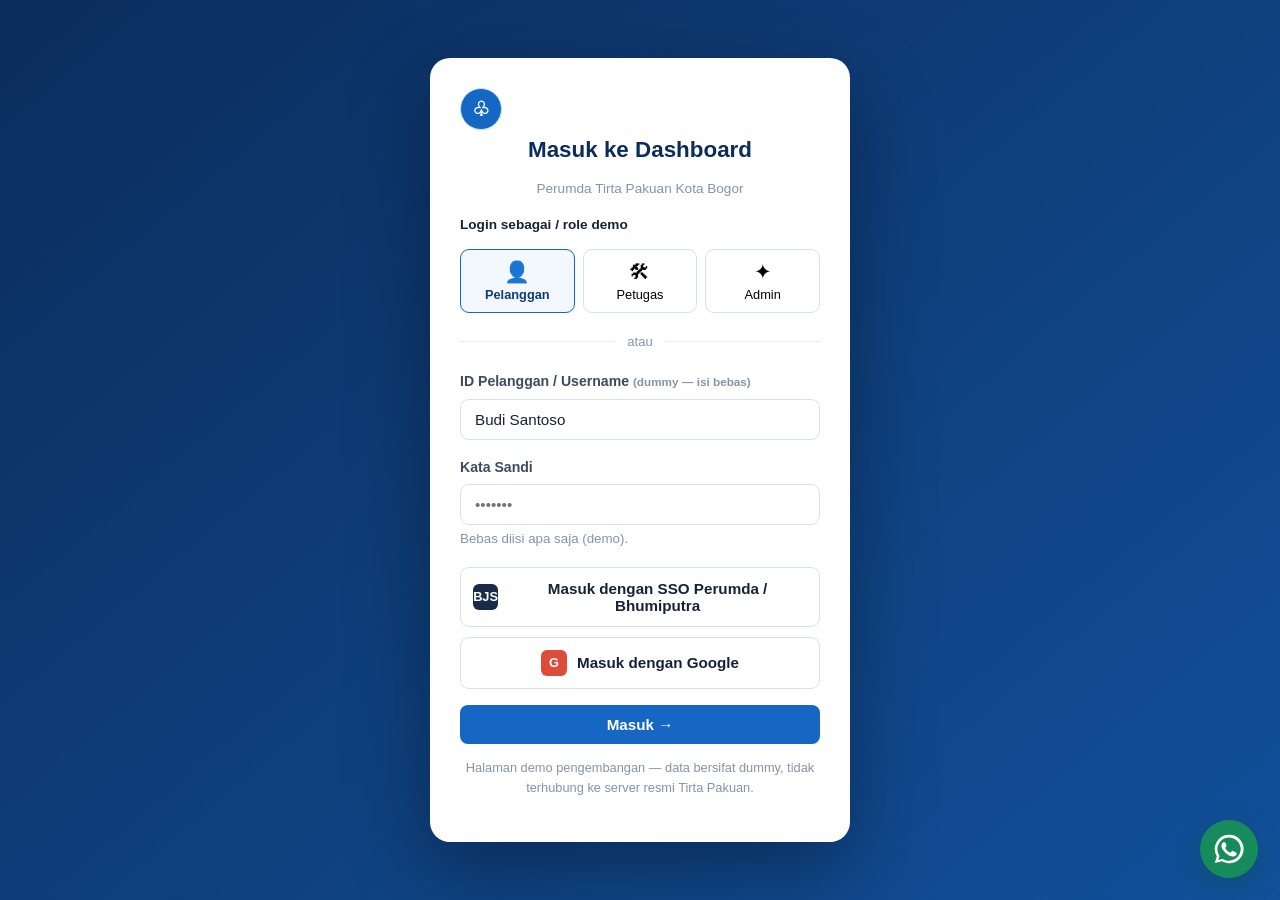
<file: dashboard.html>
<!DOCTYPE html>
<html lang="id">
<head>
<meta charset="UTF-8">
<meta name="viewport" content="width=device-width, initial-scale=1">
<title>Dashboard Pelanggan — Perumda Tirta Pakuan</title>
<link rel="icon" href="data:image/svg+xml,<svg xmlns='http://www.w3.org/2000/svg' viewBox='0 0 100 100'><circle cx='50' cy='50' r='48' fill='%230f3b77'/><text x='50' y='68' font-size='52' text-anchor='middle' fill='%23fff'>⌂</text></svg>">
<link rel="stylesheet" href="css/style.css">
</head>
<body>

<!-- ======= LOGIN / SSO SCREEN ======= -->
<div class="auth-page" id="auth-screen">
  <div class="auth-card">
    <div class="auth-brand"><span class="brand-logo" style="background:var(--blue-600)">♧</span></div>
    <h1>Masuk ke Dashboard</h1>
    <p class="small muted text-center">Perumda Tirta Pakuan Kota Bogor</p>

    <div style="margin-top:14px">
      <label class="small" style="font-weight:600;display:block;margin-bottom:6px">Login sebagai / role demo</label>
      <div class="role-picker" id="rolePicker">
        <button class="role-opt active" data-role="pelanggan"><span class="ico">👤</span>Pelanggan</button>
        <button class="role-opt" data-role="petugas"><span class="ico">🛠</span>Petugas</button>
        <button class="role-opt" data-role="admin"><span class="ico">✦</span>Admin</button>
      </div>
    </div>

    <div class="divider">atau</div>

    <div class="field">
      <label>ID Pelanggan / Username <small>(dummy — isi bebas)</small></label>
      <input class="input" id="login-user" placeholder="cth. 3124508221 atau nama Anda">
    </div>
    <div class="field">
      <label>Kata Sandi</label>
      <input class="input" id="login-pass" type="password" placeholder="•••••••">
      <small class="muted">Bebas diisi apa saja (demo).</small>
    </div>

    <button class="sso-btn" id="ssoBtn"><span class="logo" style="background:#1a2b49">BJS</span> Masuk dengan SSO Perumda / Bhumiputra</button>
    <button class="sso-btn" id="ssoGoogle"><span class="logo" style="background:#dd4b39">G</span> Masuk dengan Google</button>

    <button class="btn block" style="margin-top:16px" id="loginSubmit">Masuk →</button>

    <p class="auth-note">Halaman demo pengembangan — data bersifat dummy, tidak terhubung ke server resmi Tirta Pakuan.</p>
  </div>
</div>

<!-- ======= DASHBOARD SHELL ======= -->
<div class="dash-shell hidden" id="dash-screen">
  <div class="dash-top">
    <div class="container dash-top-inner">
      <a class="brand" href="index.html">
        <span class="brand-logo">♧</span>
        <span>Perumda <b>Tirta Pakuan</b><small>Dashboard Pelanggan</small></span>
      </a>
      <div style="display:flex;gap:12px;align-items:center;flex-wrap:wrap">
        <div class="dash-user" id="dash-user">
          <span class="avatar" id="avatar-letter">BS</span>
          <div><div class="name" id="user-name">Budi Santoso</div><div class="role" id="user-role">Pelanggan</div></div>
        </div>
        <a class="btn white small" href="ticketing.html">☏ Pusat Tiket</a>
        <a class="btn white small" href="admin.html">✦ Admin Demo</a>
        <button class="btn white small" id="logoutBtn">Keluar</button>
      </div>
    </div>
  </div>

  <div class="container dash-layout">
    <aside class="dash-side">
      <nav class="nav-panel" id="dashNav">
        <button data-sec="ringkasan" class="active"><span class="ico">◪</span>Ringkasan</button>
        <button data-sec="pemakaian"><span class="ico">≋</span>Pemakaian Air</button>
        <button data-sec="tagihan"><span class="ico">▧</span>Tagihan &amp; Pembayaran</button>
        <button data-sec="tiket"><span class="ico">☏</span>Tiket Layanan</button>
        <button data-sec="notifikasi"><span class="ico">♨</span>Notifikasi</button>
        <button data-sec="profil"><span class="ico">⚙</span>Profil / Pengaturan</button>
      </nav>
      <div class="card" style="margin-top:16px;padding:16px">
        <div class="small" style="font-weight:700;color:var(--blue-900)">Butuh bantuan cepat?</div>
        <p class="small muted">Gangguan air, tagihan, atau pemasangan baru — buat tiket layanan.</p>
        <a class="btn teal block small" href="ticketing.html">Buka Pusat Layanan →</a>
      </div>
    </aside>

    <main class="dash-main">
      <!-- ==== RINGKASAN ==== -->
      <section class="dash-section active" id="sec-ringkasan">
        <h2 style="font-size:1.5rem;color:var(--blue-900)">Selamat datang, <span id="greet-name">Budi</span>! 👋</h2>
        <p class="muted small">Berikut ringkasan akun dan status layanan terbaru Anda.</p>

        <div class="stat-grid" style="margin-top:16px">
          <div class="stat-card">
            <div class="label">No. Pelanggan</div>
            <div class="value" id="stat-nopel">3124508221</div>
            <div class="delta up">● Aktif</div>
          </div>
          <div class="stat-card teal">
            <div class="label">Pemakaian · Sep 2026</div>
            <div class="value" id="stat-pemakaian">28 m³</div>
            <div class="delta down">± dari bulan lalu</div>
          </div>
          <div class="stat-card amber">
            <div class="label">Tagihan Berjalan</div>
            <div class="value" id="stat-tagihan">Rp 151.500</div>
            <div class="delta">Belum dibayar</div>
          </div>
          <div class="stat-card green">
            <div class="label">Tiket Aktif</div>
            <div class="value" id="stat-tiket">2</div>
            <div class="delta">Sedang diproses</div>
          </div>
        </div>

        <div class="dash-grid-2" style="margin-top:20px">
          <div class="card">
            <div class="card-header"><h3>≋ Penggunaan Air 6 Bulan Terakhir</h3><a class="small" href="#" onclick="switchSec('pemakaian');return false">Detail →</a></div>
            <div class="chart-bars" id="usage-chart"></div>
          </div>
          <div class="card">
            <div class="card-header"><h3>☏ Tiket Terbaru</h3><a class="small" href="#" onclick="switchSec('tiket');return false">Semua →</a></div>
            <div id="ringkasan-tiket"></div>
          </div>
        </div>

        <div class="dash-grid-2-eq" style="margin-top:18px">
          <div class="card">
            <div class="card-header"><h3>▧ Tagihan Terakhir</h3><a class="small" href="#" onclick="switchSec('tagihan');return false">Detail →</a></div>
            <div class="pay-row"><div><b>Agu 2026</b><div class="small muted">Stand meter: 412 → 442 · 30 m³</div></div><div class="amount" style="color:var(--danger);text-decoration:line-through">Rp 158.000</div></div>
            <div class="pay-row"><div><b>Jul 2026</b><div class="small muted">26 m³</div></div><div class="amount">Rp 141.000</div><span class="chip teal">Lunas</span></div>
            <div class="pay-row"><div><b>Jun 2026</b><div class="small muted">19 m³</div></div><div class="amount">Rp 108.500</div><span class="chip teal">Lunas</span></div>
          </div>
          <div class="card">
            <div class="card-header"><h3>♨ Notifikasi</h3><a class="small" href="#" onclick="switchSec('notifikasi');return false">Semua →</a></div>
            <div id="ringkasan-notif"></div>
          </div>
        </div>
      </section>

      <!-- ==== PEMAKAIAN AIR ==== -->
      <section class="dash-section" id="sec-pemakaian">
        <h2 style="font-size:1.5rem;color:var(--blue-900)">≋ Pemakaian Air</h2>
        <p class="muted small">Tracker pemakaian per bulan (m³) dan estimasi tagihan. Klik bar untuk detail.</p>
        <div class="card" style="margin-top:16px">
          <div class="card-header">
            <h3>Penggunaan Air (m³ per bulan)</h3>
            <div class="seg" id="periodSeg">
              <button data-period="6" class="active">6 Bulan</button>
              <button data-period="12">12 Bulan</button>
            </div>
          </div>
          <div class="chart-bars" id="usage-chart-lg" style="height:200px;margin-top:16px"></div>
        </div>

        <div class="card" style="margin-top:18px">
          <div class="card-header"><h3>Rincian Bulan Berjalan (September 2026)</h3></div>
          <div class="form-grid-2" id="rincian-pemakaian"></div>
        </div>

        <div class="card" style="margin-top:18px">
          <div class="card-header"><h3>Perbandingan dengan Periode Lalu</h3></div>
          <table class="table">
            <thead><tr><th>Bulan</th><th>m³</th><th>Estimasi</th><th>Status</th></tr></thead>
            <tbody id="tabel-pemakaian"></tbody>
          </table>
        </div>
      </section>

      <!-- ==== TAGIHAN ==== -->
      <section class="dash-section" id="sec-tagihan">
        <h2 style="font-size:1.5rem;color:var(--blue-900)">▧ Tagihan &amp; Pembayaran</h2>
        <p class="muted small">Riwayat rekening dan pembayaran rekening air Anda.</p>

        <div class="stat-grid" style="margin-top:16px">
          <div class="stat-card"><div class="label">Tagihan Belum Bayar</div><div class="value">Rp 309.500</div></div>
          <div class="stat-card green"><div class="label">Total Terbayar (YTD)</div><div class="value">Rp 500.500</div></div>
          <div class="stat-card teal"><div class="label">Rata-rata / Bulan</div><div class="value">Rp 135.083</div></div>
          <div class="stat-card amber"><div class="label">Jatuh Tempo Berikutnya</div><div class="value">20 Okt 2026</div></div>
        </div>

        <div class="card" style="margin-top:18px">
          <div class="card-header"><h3>Metode Pembayaran</h3><span class="chip blue">Virtual Account / QRIS</span></div>
          <p class="small muted">Bayar lewat mitra PPOB: bank bjb, BTN, BRI, Pos Indonesia, Indomaret, Alfamart, atau aplikasi SIMOTIP.</p>
          <div style="display:flex;gap:10px;flex-wrap:wrap">
            <button class="btn teal small" onclick="TP.toast('Terhubung ke kanal pembayaran (demo).','success')">Bayar Sekarang (Demo)</button>
            <button class="btn ghost small" onclick="TP.toast('Instruksi pembayaran dikirim ke WhatsApp Anda (demo).')">Kirim Instruksi</button>
          </div>
        </div>

        <div class="card" style="margin-top:18px">
          <div class="card-header"><h3>Riwayat Rekening</h3></div>
          <div class="table-wrap">
            <table class="table">
              <thead><tr><th>Periode</th><th>Pemakaian</th><th>Stand Meter</th><th class="right">Nominal</th><th>Status</th><th>Batas Bayar</th></tr></thead>
              <tbody id="tabel-tagihan"></tbody>
            </table>
          </div>
        </div>
      </section>

      <!-- ==== TIKET ==== -->
      <section class="dash-section" id="sec-tiket">
        <h2 style="font-size:1.5rem;color:var(--blue-900)">☏ Tiket Layanan</h2>
        <p class="muted small">Pantau progress, tahapan penanganan, dan riwayat seluruh tiket layanan &amp; keluhan Anda dari sini.</p>
        <div style="display:flex;gap:10px;flex-wrap:wrap;margin-top:14px">
          <a class="btn teal" href="ticketing.html">＋ Buat Tiket Baru</a>
          <a class="btn ghost" href="ticketing.html">Buka Pusat Layanan →</a>
        </div>
        <div class="card" style="margin-top:16px">
          <div class="card-header"><div><h3>Progress Tiket</h3><div class="sub">Tahap penanganan diperbarui saat tiket diproses.</div></div></div>
          <div id="dash-ticket-list"></div>
        </div>
      </section>

      <!-- ==== NOTIFIKASI ==== -->
      <section class="dash-section" id="sec-notifikasi">
        <h2 style="font-size:1.5rem;color:var(--blue-900)">♨ Notifikasi</h2>
        <p class="muted small">Pengumuman dan informasi terbaru untuk akun Anda.</p>
        <div class="card" style="margin-top:16px">
          <div id="notif-list"></div>
        </div>
      </section>

      <!-- ==== PROFIL ==== -->
      <section class="dash-section" id="sec-profil">
        <h2 style="font-size:1.5rem;color:var(--blue-900)">⚙ Profil &amp; Pengaturan</h2>
        <p class="muted small">Data pelanggan terdaftar. Perubahan tersimpan lokal (dummy).</p>
        <div class="card" style="margin-top:16px;max-width:620px">
          <div class="card-header"><h3>Data Pelanggan</h3><span class="chip teal" id="profil-status">Aktif</span></div>
          <div class="form-grid-2">
            <div class="field"><label>Nama</label><input class="input" id="p-nama"></div>
            <div class="field"><label>No. Pelanggan</label><input class="input" id="p-nopel" disabled></div>
            <div class="field"><label>Email</label><input class="input" id="p-email" placeholder="nama@email.com"></div>
            <div class="field"><label>No. HP / WA</label><input class="input" id="p-nohp"></div>
            <div class="field"><label>Alamat</label><input class="input" id="p-alamat"></div>
            <div class="field"><label>Zona</label><input class="input" id="p-zona"></div>
          </div>
          <div class="small muted" id="p-tarif" style="margin-bottom:14px"></div>
          <button class="btn" id="saveProfil">Simpan Perubahan</button>
        </div>
      </section>
    </main>
  </div>
</div>

<div id="toast-wrap"></div>

<script src="js/main.js"></script>
<script>
  (function () {
    const TP = window.TP;
    TP.ensureSpace();

    const $ = (id) => document.getElementById(id);
    const SESSION_KEY = "tirtapakuan_session";
    const params = new URLSearchParams(location.search);
    const requestedView = params.get("view");
    const nextPage = params.get("next");

    let role = "pelanggan";
    let currentUser = null;

    /* ---------- ROLE PICKER ---------- */
    document.querySelectorAll("#rolePicker .role-opt").forEach((b) => {
      b.addEventListener("click", () => {
        role = b.dataset.role;
        document.querySelectorAll("#rolePicker .role-opt").forEach((x) => x.classList.toggle("active", x === b));
      });
    });

    function login(nameInput) {
      const name = (nameInput || $("login-user").value.trim() || TP.DEFAULT_CUSTOMER.nama);
      currentUser = {
        name: name || TP.DEFAULT_CUSTOMER.nama,
        role,
        noPelanggan: TP.DEFAULT_CUSTOMER.noPelanggan,
        noHP: "0812 3456 7890"
      };
      const initial = name.trim().split(/\s+/).map((w) => w[0]).join("").slice(0, 2).toUpperCase();
      currentUser.initial = initial || "PA";
      window.TP_CURRENT_ROLE = role;
      $("avatar-letter").textContent = currentUser.initial;
      $("user-name").textContent = currentUser.name;
      $("user-role").textContent = roleLabel();
      $("greet-name").textContent = currentUser.name.split(" ")[0];
      localStorage.setItem(SESSION_KEY, JSON.stringify(currentUser));
      $("auth-screen").classList.add("hidden");
      $("dash-screen").classList.remove("hidden");
      TP.toast("Selamat datang, " + currentUser.name.split(" ")[0] + "! Masuk sebagai " + roleLabel(), "success");
      renderAll();
      if (nextPage && /^ticketing\.html(?:[?#].*)?$/.test(nextPage)) {
        window.location.href = nextPage;
        return;
      }
      if (requestedView === "tiket") switchSec("tiket");
    }
    function roleLabel() {
      return role === "pelanggan" ? "Pelanggan" : role === "petugas" ? "Petugas Lapangan" : "Administrator";
    }

    $("loginSubmit").addEventListener("click", () => login());
    $("login-pass").addEventListener("keydown", (e) => { if (e.key === "Enter") login(); });
    $("ssoBtn").addEventListener("click", () => { TP.toast("Mengautentikasi SSO Perumda... ✓ (demo)", "success"); setTimeout(() => login("Budi Santoso"), 700); });
    $("ssoGoogle").addEventListener("click", () => { TP.toast("Menghubungkan akun Google... ✓ (demo)", "success"); setTimeout(() => login("Budi Santoso"), 700); });
    $("logoutBtn").addEventListener("click", () => {
      currentUser = null;
      window.TP_CURRENT_ROLE = null;
      localStorage.removeItem(SESSION_KEY);
      TP.toast("Anda telah keluar.", "success");
      $("dash-screen").classList.add("hidden");
      $("auth-screen").classList.remove("hidden");
    });

    /* ---------- NAVIGATION ---------- */
    window.switchSec = function (id) {
      document.querySelectorAll(".dash-section").forEach((s) => s.classList.toggle("active", s.id === "sec-" + id));
      document.querySelectorAll("#dashNav button").forEach((b) => b.classList.toggle("active", b.dataset.sec === id));
      window.scrollTo({ top: 0, behavior: "smooth" });
    };
    document.querySelectorAll("#dashNav button").forEach((b) => b.addEventListener("click", () => switchSec(b.dataset.sec)));

    /* ---------- CHART ---------- */
    function renderChart(wrapId, data, height) {
      const wrap = $(wrapId);
      const max = Math.max(...data.map((d) => d.m3), 1);
      wrap.innerHTML = data.map((d) => {
        const pct = Math.round((d.m3 / max) * 100);
        let cls = d.m3 >= 35 ? "high" : d.m3 >= 22 ? "ok" : "low";
        const unpaid = d.bayar === false;
        return '<div class="bar ' + cls + '" style="height:' + pct + '%" title="' + d.bulan + ": " + d.m3 + ' m³ — ' + TP.fmtRupiah(d.tagihan) + '">' +
          "<i>" + d.m3 + "</i><em>" + d.bulan + (unpaid ? " •" : "") + "</em></div>";
      }).join("");
    }
    function renderAll() {
      renderStats();
      renderChart("usage-chart", TP.WATER_USAGE, 120);
      renderChart("usage-chart-lg", TP.WATER_USAGE, 200);
      renderRincian();
      renderTabelPemakaian();
      renderTabelTagihan();
      renderRingkasanTiket();
      renderDashTiket();
      renderNotif();
      renderProfil();
    }

    /* ---------- RINGKASAN STATS ---------- */
    function renderStats() {
      const last = TP.WATER_USAGE[TP.WATER_USAGE.length - 1];
      const prev = TP.WATER_USAGE[TP.WATER_USAGE.length - 2];
      $("stat-nopel").textContent = currentUser?.noPelanggan || TP.DEFAULT_CUSTOMER.noPelanggan;
      $("stat-pemakaian").textContent = last.m3 + " m³";
      $("stat-tagihan").textContent = TP.fmtRupiah(last.tagihan);
      $("stat-tiket").textContent = countActiveTickets();
      const diffEl = document.querySelector("#sec-ringkasan .stat-card.teal .delta");
      if (diffEl) {
        const diff = last.m3 - prev.m3;
        diffEl.textContent = (diff >= 0 ? "+" : "") + diff + " m³ dari bulan lalu";
        diffEl.classList.remove("up", "down");
        diffEl.classList.add(diff >= 0 ? "up" : "down");
      }
    }
    function countActiveTickets() {
      return TP.DB.get().tickets.filter((t) => t.status !== "Selesai" && t.status !== "Dibatalkan").length;
    }

    /* ---------- PEMAKAIAN DETAIL ---------- */
    function renderRincian() {
      const last = TP.WATER_USAGE[TP.WATER_USAGE.length - 1];
      $("rincian-pemakaian").innerHTML =
        '<div class="small"><b>Pemakaian bulan ini:</b> ' + last.m3 + ' m³</div>' +
        '<div class="small"><b>Estimasi tagihan:</b> ' + TP.fmtRupiah(last.tagihan) + "</div>" +
        '<div class="small"><b>Stand meter:</b> 442 m³ (estimasi)</div>' +
        '<div class="small"><b>Status:</b> <span class="chip amber">Belum dibayar</span></div>' +
        '<div class="small"><b>Tarif:</b> ' + TP.DEFAULT_CUSTOMER.tarif + '</div>' +
        '<div class="small"><b>Batas pembayaran:</b> 20 Okt 2026</div>';
    }
    function renderTabelPemakaian() {
      $("tabel-pemakaian").innerHTML = TP.WATER_USAGE.slice().reverse().map((d) =>
        "<tr><td>" + d.bulan + ' 2026</td><td>' + d.m3 + " m³</td><td>" + TP.fmtRupiah(d.tagihan) + "</td><td>" +
        (d.bayar ? '<span class="chip teal">Lunas</span>' : '<span class="chip amber">Belum bayar</span>') + "</td></tr>"
      ).join("");
    }

    /* ---------- TAGIHAN ---------- */
    function renderTabelTagihan() {
      $("tabel-tagihan").innerHTML = TP.WATER_USAGE.slice().reverse().map((d, i) =>
        "<tr><td>" + d.bulan + ' 2026</td><td>' + d.m3 + ' m³</td><td>412 → 442</td><td class="right">' + TP.fmtRupiah(d.tagihan) + "</td><td>" +
        (d.bayar ? '<span class="chip teal">Lunas</span>' : '<span class="chip amber">Belum bayar</span>') + "</td><td>" +
        (d.bayar ? "Lunas" : "20 " + d.bulan + " 2026") + "</td></tr>"
      ).join("");
    }

    /* ---------- TIKET ---------- */
    function ticketRowHtml(t, click) {
      const isJasa = t.type === "jasa";
      const sym = isJasa ? "▤" : "☏";
      const sm = TP.STATUS_META[t.status] || { chip: "gray" };
      const pm = TP.PRIORITY_META[t.prioritas] || { chip: "gray" };
      const totW = (t.dokumen || []).filter((d) => d.wajib).length;
      const doneW = (t.dokumen || []).filter((d) => d.wajib && d.status && d.status !== "belum").length;
      const docChip = totW ? '<span class="chip ' + (doneW === totW ? "teal" : "amber") + '">▧ ' + doneW + "/" + totW + '</span>' : "";
      const flow = t.type === "keluhan" ? TP.STATUS_FLOW_KELUHAN : TP.STATUS_FLOW;
      const step = flow.indexOf(t.status);
      const progress = step < 0 ? 0 : Math.round(((step + 1) / flow.length) * 100);
      return '<button class="ticket-row" data-id="' + t.id + '" onclick="' + click + '">' +
        '<span class="t-symbol">' + sym + "</span>" +
        '<div class="t-info"><div><span class="t-title">' + t.id + " · " + t.nmLayanan + "</span>" +
        '<div class="t-meta">' + (isJasa ? "Jasa" : "Keluhan") + " • Dibuat " + t.created + " • " + t.nama + "</div></div></div>" +
        '<div class="ticket-progress"><div><span>Progress ' + progress + '%</span><b>' + t.status + '</b></div><div class="progress"><div style="width:' + progress + '%"></div></div></div>' +
        '<div style="display:flex;gap:6px;flex-wrap:wrap;align-items:center">' + docChip +
        '<span class="chip ' + pm.chip + '">' + t.prioritas + '</span><span class="chip ' + sm.chip + '">' + t.status + "</span></div></button>";
    }
    function renderRingkasanTiket() {
      const recent = TP.DB.get().tickets.slice(0, 3);
      $("ringkasan-tiket").innerHTML = recent.length
        ? recent.map((t) => ticketRowHtml(t, "switchSec('tiket')")).join("")
        : '<p class="muted small text-center" style="padding:14px 0">Belum ada tiket.</p>';
    }
    function renderDashTiket() {
      const all = TP.DB.get().tickets;
      $("dash-ticket-list").innerHTML = all.length
        ? all.map((t) => ticketRowHtml(t, "openTicket('" + t.id + "')")).join("")
        : '<p class="muted text-center" style="padding:20px 0">Belum ada tiket. Buat tiket baru dari Pusat Layanan.</p>';
    }

    /* ---------- NOTIFIKASI ---------- */
    function renderNotif() {
      const wrap = $("notif-list");
      const all = TP.DB.get().notifications;
      wrap.innerHTML = all.map((n) =>
        '<div class="notif' + (n.unread ? " unread" : "") + '"><span class="ico">' + n.ico + "</span><div><p>" + n.text + '</p><time>' + n.time + "</time></div></div>"
      ).join("") + '<div style="margin-top:12px"><button class="btn ghost small" onclick="TP.toast(\'Semua dibaca (demo).\')">✓ Tandai semua dibaca</button></div>';
      const sum = $("ringkasan-notif");
      if (sum) {
        sum.innerHTML = all.slice(0, 3).map((n) =>
          '<div class="notif' + (n.unread ? " unread" : "") + '"><span class="ico">' + n.ico + "</span><div><p>" + n.text + '</p><time>' + n.time + "</time></div></div>"
        ).join("");
      }
    }

    /* ---------- PROFIL ---------- */
    function renderProfil() {
      const c = currentUser || TP.DEFAULT_CUSTOMER;
      $("p-nama").value = c.name || TP.DEFAULT_CUSTOMER.nama;
      $("p-nopel").value = TP.DEFAULT_CUSTOMER.noPelanggan;
      $("p-nohp").value = TP.DEFAULT_CUSTOMER.alamat ? "0812 3456 7890" : "";
      $("p-alamat").value = TP.DEFAULT_CUSTOMER.alamat;
      $("p-zona").value = TP.DEFAULT_CUSTOMER.zona;
      $("profil-status").textContent = TP.DEFAULT_CUSTOMER.status;
      $("p-tarif").textContent = "Tarif: " + TP.DEFAULT_CUSTOMER.tarif + " • Golongan: " + TP.DEFAULT_CUSTOMER.golongan;
    }
    $("saveProfil").addEventListener("click", () => {
      TP.DEFAULT_CUSTOMER.nama = $("p-nama").value.trim() || TP.DEFAULT_CUSTOMER.nama;
      TP.DEFAULT_CUSTOMER.alamat = $("p-alamat").value.trim();
      currentUser.name = $("p-nama").value.trim();
      currentUser.initial = $("p-nama").value.trim().split(/\s+/).map((w) => w[0]).join("").slice(0, 2).toUpperCase();
      localStorage.setItem(SESSION_KEY, JSON.stringify(currentUser));
      $("user-name").textContent = currentUser.name;
      $("avatar-letter").textContent = currentUser.initial;
      renderAll();
      TP.toast("Profil berhasil disimpan (demo).", "success");
    });

    /* ---------- PERIOD SEGMENT ---------- */
    document.querySelectorAll("#periodSeg button").forEach((b) => {
      b.addEventListener("click", () => {
        document.querySelectorAll("#periodSeg button").forEach((x) => x.classList.toggle("active", x === b));
        const n = Number(b.dataset.period);
        const data = n === 6 ? TP.WATER_USAGE : extendUsage12();
        renderChart("usage-chart-lg", data, 200);
      });
    });
    function extendUsage12() {
      const months = TP.WATER_USAGE;
      const out = [];
      for (let i = 0; i < 12; i++) {
        const seed = months[i % months.length];
        out.push({
          bulan: monthName(i),
          m3: Math.max(10, Math.round(seed.m3 + (i % 3 === 0 ? 4 : i % 3 === 1 ? -3 : 0))),
          tagihan: seed.tagihan,
          bayar: i % 4 !== 0
        });
      }
      return out;
    }
    function monthName(i) {
      const names = ["Okt", "Nov", "Des", "Jan", "Feb", "Mar", "Apr", "Mei", "Jun", "Jul", "Agu", "Sep"];
      return names[i];
    }

    /* ---------- AUTO LOGIN if session exists ---------- */
    (function init() {
      try {
        const s = JSON.parse(localStorage.getItem(SESSION_KEY) || "null");
        if (s && s.name) { role = s.role || "pelanggan"; login(s.name); return; }
      } catch (e) {}
      $("login-user").value = TP.DEFAULT_CUSTOMER.nama;
    })();
  })();
</script>
</body>
</html>
</file>
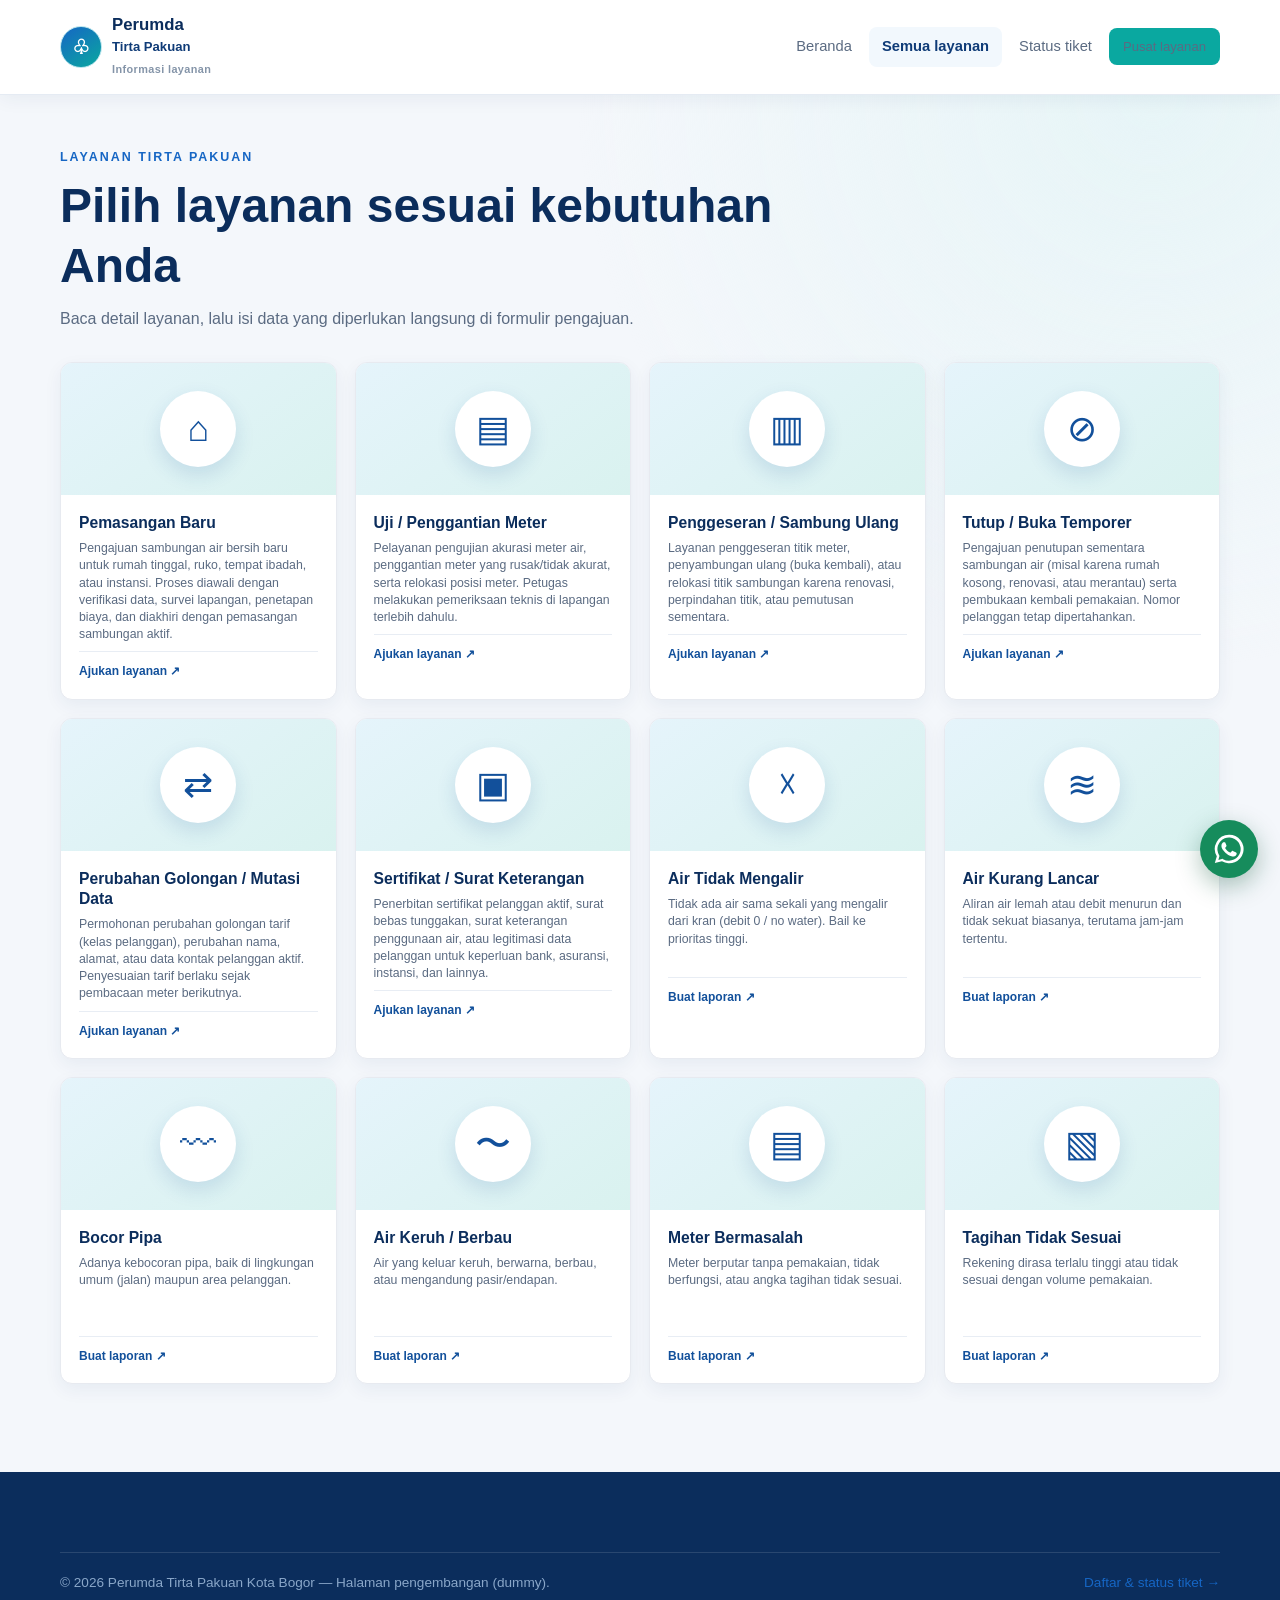
<file: layanan.html>
<!DOCTYPE html>
<html lang="id">
<head>
<meta charset="UTF-8">
<meta name="viewport" content="width=device-width, initial-scale=1">
<title>Layanan — Tirta Pakuan</title>
<link rel="stylesheet" href="css/style.css">
</head>
<body>
<header class="site-header"><div class="container nav-bar">
  <a class="brand" href="index.html"><span class="brand-logo">♧</span><span>Perumda <b>Tirta Pakuan</b><small>Informasi layanan</small></span></a>
  <button class="menu-toggle" aria-label="Buka navigasi" aria-expanded="false">☰</button>
  <nav class="nav-links" id="mainNav" aria-label="Navigasi utama"><a href="index.html">Beranda</a><a href="layanan.html" class="active">Semua layanan</a><a href="ticketing.html#daftar-tiket">Status tiket</a><a class="btn teal small" href="ticketing.html">Pusat layanan</a></nav>
</div></header>
<main class="service-detail-page"><div class="container">
  <div id="service-detail"></div>
</div></main>
<footer class="site-footer"><div class="container footer-bottom"><span>© 2026 Perumda Tirta Pakuan Kota Bogor — Halaman pengembangan (dummy).</span><a href="ticketing.html#daftar-tiket">Daftar &amp; status tiket →</a></div></footer>
<script src="js/main.js"></script>
<script>
(function () {
  const id = new URLSearchParams(location.search).get('id');
  const s = TP.SERVICE_CATALOG.find(item => item.id === id);
  const root = document.getElementById('service-detail');
  const category = item => item.formSchema ? 'jasa' : 'keluhan';
  const formUrl = item => `ticketing.html?type=${category(item)}&layanan=${item.id}#layanan-tiket`;
  if (!id) {
    root.innerHTML = `<div class="section-heading"><span class="eyebrow">LAYANAN TIRTA PAKUAN</span><h1>Pilih layanan sesuai kebutuhan Anda</h1><p>Baca detail layanan, lalu isi data yang diperlukan langsung di formulir pengajuan.</p></div>
      <div class="service-grid service-catalog">${TP.SERVICE_CATALOG.map(item => `<article class="service-card service-card--tile"><a class="service-tile-link" href="layanan.html?id=${item.id}"><span class="service-tile-art"><span class="service-tile-icon" aria-hidden="true">${item.icon || '♧'}</span></span><span class="service-tile-body"><strong>${item.nama}</strong><small>${item.deskripsi}</small></span></a><a class="service-card-detail" href="${formUrl(item)}">${category(item) === 'jasa' ? 'Ajukan layanan' : 'Buat laporan'} ↗</a></article>`).join('')}</div>`;
  } else if (!s) {
    document.title = 'Layanan tidak ditemukan — Tirta Pakuan';
    root.innerHTML = '<div class="detail-empty"><h1>Layanan tidak ditemukan</h1><p>Silakan pilih layanan dari daftar yang tersedia.</p><a class="btn" href="layanan.html">Lihat semua layanan</a></div>';
  } else {
    document.title = s.nama + ' — Tirta Pakuan';
    const fields = s.formSchema ? [...s.dataSchema, ...s.formSchema] : [{label:'Nama dan nomor WhatsApp'}, {label:'Alamat dan nomor pelanggan (jika ada)'}, {label:'Rincian keluhan'}];
    root.innerHTML = `<a class="service-back" href="layanan.html">← Kembali ke semua layanan</a><div class="detail-hero"><span class="eyebrow">${category(s) === 'jasa' ? 'LAYANAN JASA' : 'LAPOR KELUHAN'}</span><h1>${s.nama}</h1><p>${s.deskripsi}</p><div class="detail-hero-actions"><a class="btn teal" href="${formUrl(s)}">${category(s) === 'jasa' ? 'Ajukan layanan' : 'Buat laporan'} →</a><a class="btn ghost" href="ticketing.html#daftar-tiket">Lihat status tiket</a></div></div>
    <div class="detail-layout"><div class="detail-main">
      <section class="detail-section"><span class="detail-kicker">01 / ALUR PELAYANAN</span><h2>Bagaimana prosesnya?</h2><ol class="detail-process"><li><b>Isi formulir</b><span>Masukkan data pemohon dan detail kebutuhan secara online.</span></li><li><b>Verifikasi petugas</b><span>Petugas memeriksa data dan kondisi teknis sesuai layanan.</span></li><li><b>Konfirmasi tindak lanjut</b><span>Pantau status tiket untuk informasi survei, biaya, dan penyelesaian.</span></li></ol></section>
      <section class="detail-section"><span class="detail-kicker">02 / DATA FORMULIR</span><h2>Data yang diisi di sistem</h2><ul class="detail-checklist">${fields.map(f => `<li><span class="check-symbol">✓</span><span>${f.label}</span><small>${f.required === false ? 'Opsional' : 'Diisi di formulir'}</small></li>`).join('')}</ul></section>
      ${s.syarat ? `<section class="detail-section"><span class="detail-kicker">03 / KETENTUAN</span><h2>Yang perlu diketahui</h2><ul class="detail-terms">${s.syarat.map(x => `<li>${x.teks}</li>`).join('')}</ul></section>` : ''}
    </div><aside class="detail-side"><div class="detail-aside-card"><span class="detail-kicker">SEBELUM MENGAJUKAN</span><h3>Siapkan data Anda</h3><p>Formulir meminta identitas, nomor WhatsApp, alamat, dan rincian sesuai layanan yang dipilih.</p><div class="detail-fact"><b>Pengajuan melalui formulir</b><span>Isi data langsung di sistem untuk membuat tiket.</span></div><a class="btn teal" href="${formUrl(s)}">Mulai pengajuan →</a></div>${s.estimasi ? `<div class="detail-aside-note"><b>Perkiraan biaya</b><p>${s.estimasi}</p><small>Nominal akhir mengikuti pemeriksaan dan konfirmasi petugas.</small></div>` : ''}</aside></div>`;
  }
  document.querySelector('.menu-toggle').addEventListener('click', function () { const nav = document.getElementById('mainNav'); const open = nav.classList.toggle('open'); this.setAttribute('aria-expanded', String(open)); });
})();
</script>
</body>
</html>
</file>
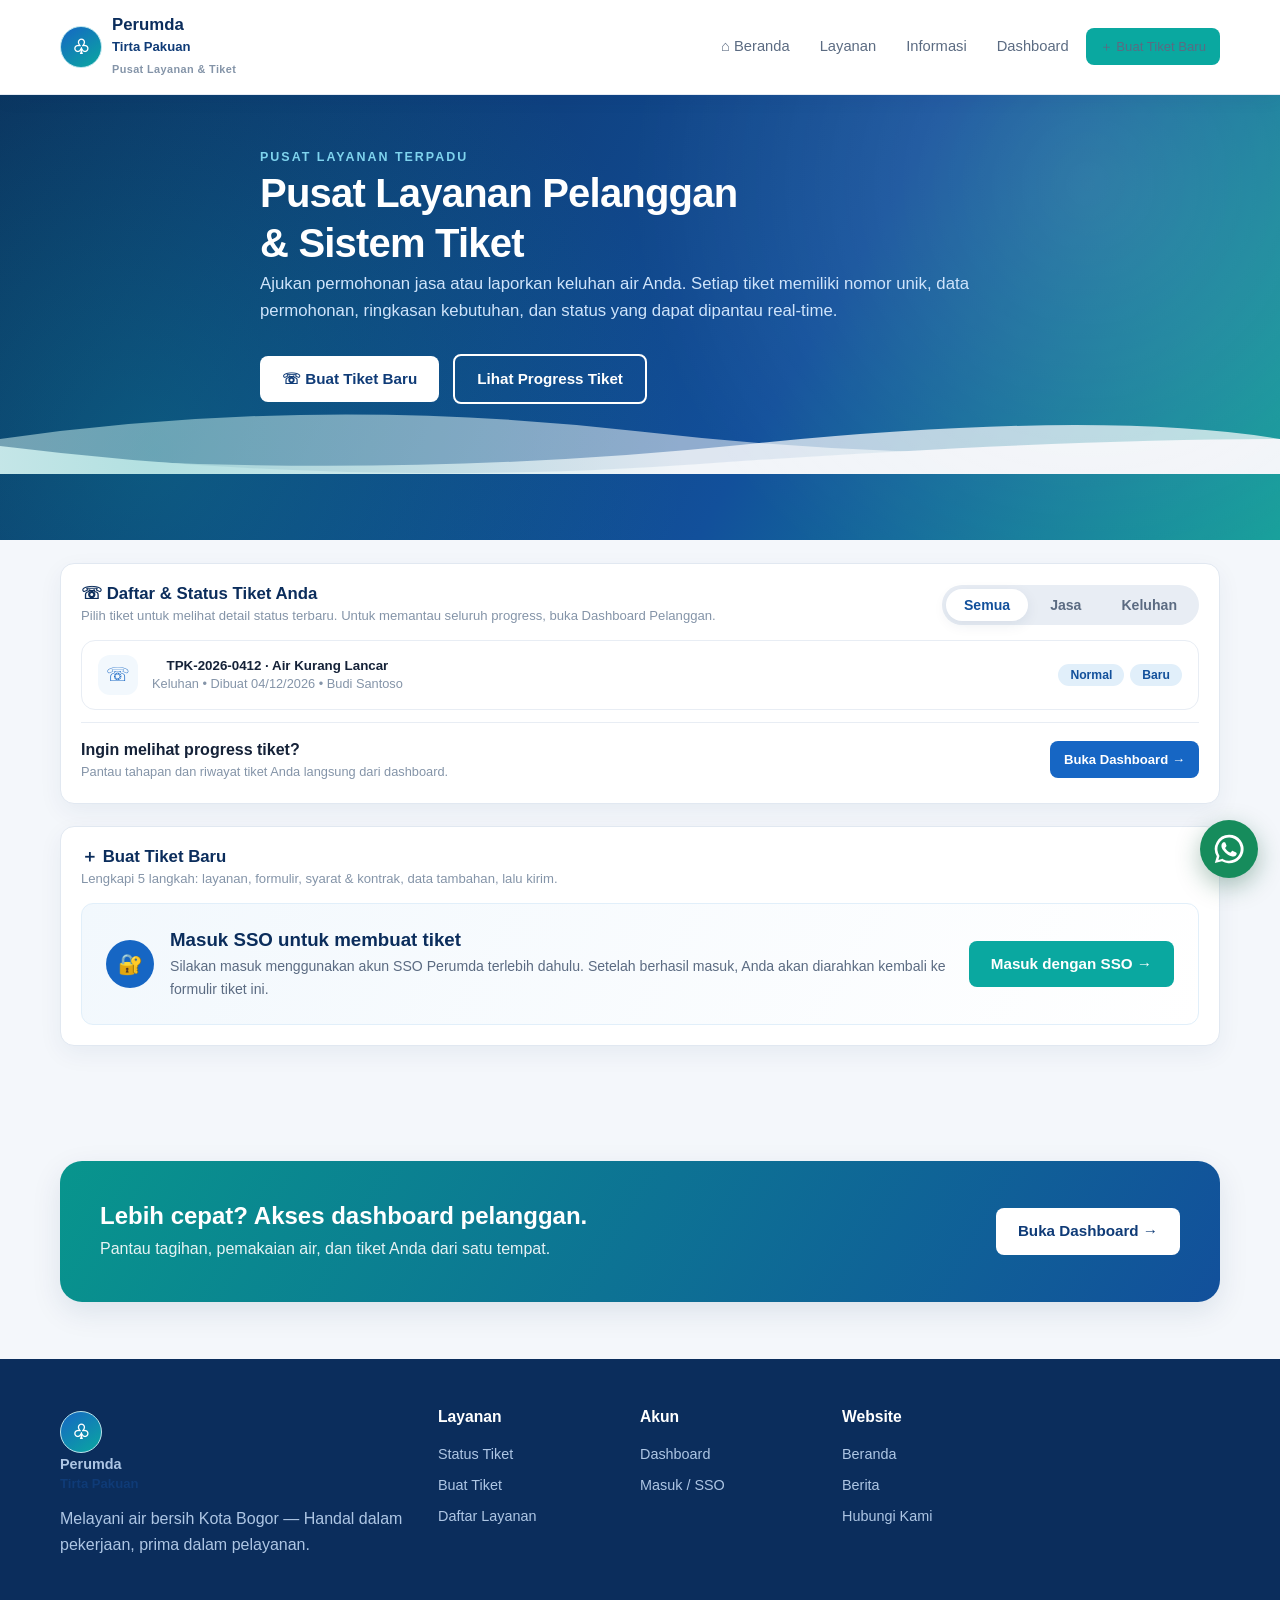
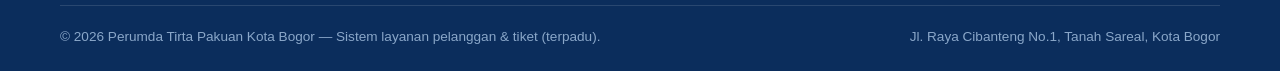
<file: ticketing.html>
<!DOCTYPE html>
<html lang="id">
<head>
<meta charset="UTF-8">
<meta name="viewport" content="width=device-width, initial-scale=1">
<title>Pusat Layanan &amp; Tiket — Perumda Tirta Pakuan</title>
<link rel="icon" href="data:image/svg+xml,<svg xmlns='http://www.w3.org/2000/svg' viewBox='0 0 100 100'><circle cx='50' cy='50' r='48' fill='%230f3b77'/><text x='50' y='68' font-size='52' text-anchor='middle' fill='%23fff'>☏</text></svg>">
<link rel="stylesheet" href="css/style.css">
</head>
<body>
<header class="site-header">
  <div class="container nav-bar">
    <a class="brand" href="index.html">
      <span class="brand-logo">♧</span>
      <span>Perumda <b>Tirta Pakuan</b><small>Pusat Layanan &amp; Tiket</small></span>
    </a>
    <button class="menu-toggle" aria-label="Buka navigasi" aria-expanded="false">☰</button>
    <nav class="nav-links" aria-label="Navigasi utama" id="mainNav">
      <a href="index.html">⌂ Beranda</a>
      <a href="layanan.html">Layanan</a>
      <a href="index.html#informasi">Informasi</a>
      <a href="dashboard.html">Dashboard</a>
      <a class="btn teal small" href="#layanan-tiket">＋ Buat Tiket Baru</a>
    </nav>
  </div>
</header>

<main>
  <section class="hero" style="padding:3rem 0 4.2rem">
    <div class="container hero-content">
      <span class="eyebrow" style="color:#7fd4ee">PUSAT LAYANAN TERPADU</span>
      <h1 style="font-size:clamp(1.7rem,3.6vw,2.5rem)">Pusat Layanan Pelanggan<br>&amp; Sistem Tiket</h1>
      <p>Ajukan permohonan jasa atau laporkan keluhan air Anda. Setiap tiket memiliki nomor unik, data permohonan, ringkasan kebutuhan, dan status yang dapat dipantau real-time.</p>
      <div class="hero-actions">
        <a class="btn white" href="#layanan-tiket">☏ Buat Tiket Baru</a>
        <a class="btn ghost" href="dashboard.html?view=tiket" style="border-color:#fff;color:#fff">Lihat Progress Tiket</a>
      </div>
    </div>
    <svg class="wave" viewBox="0 0 1920 140" preserveAspectRatio="none" aria-hidden="true">
      <path fill="#ffffff88" d="M0 70 Q470 -20 960 55 T1920 75 V140 H0Z"></path>
      <path fill="#ffffffb3" d="M0 100 Q580 155 1110 82 T1920 70 V140 H0Z"></path>
      <path fill="#f2f5f9" d="M0 84 Q520 170 1050 120 T1920 70 V140 H0Z"></path>
    </svg>
  </section>

  <section id="daftar-tiket" style="padding-top:1.4rem">
    <div class="container">
      <div class="card" style="margin-bottom:22px">
        <div class="card-header">
          <div>
            <h3>☏ Daftar &amp; Status Tiket Anda</h3>
          <div class="sub">Pilih tiket untuk melihat detail status terbaru. Untuk memantau seluruh progress, buka Dashboard Pelanggan.</div>
          </div>
          <div class="seg" id="filterSeg">
            <button data-filter="semua" class="active">Semua</button>
            <button data-filter="jasa">Jasa</button>
            <button data-filter="keluhan">Keluhan</button>
          </div>
        </div>
        <div id="ticket-list"></div>
        <div class="ticket-dashboard-cta">
          <div><b>Ingin melihat progress tiket?</b><span>Pantau tahapan dan riwayat tiket Anda langsung dari dashboard.</span></div>
          <a class="btn small" href="dashboard.html?view=tiket">Buka Dashboard →</a>
        </div>
      </div>

      <div class="card" id="layanan-tiket">
        <div class="card-header">
          <div>
            <h3>＋ Buat Tiket Baru</h3>
            <div class="sub">Lengkapi 5 langkah: layanan, formulir, syarat &amp; kontrak, data tambahan, lalu kirim.</div>
          </div>
        </div>

        <div class="login-ticket-gate hidden" id="login-ticket-gate">
          <span class="gate-icon">🔐</span>
          <div><h3>Masuk SSO untuk membuat tiket</h3><p>Silakan masuk menggunakan akun SSO Perumda terlebih dahulu. Setelah berhasil masuk, Anda akan diarahkan kembali ke formulir tiket ini.</p></div>
          <a class="btn teal" id="sso-ticket-link" href="dashboard.html?next=ticketing.html%23layanan-tiket">Masuk dengan SSO →</a>
        </div>

        <div id="ticket-form-area">
        <div class="stepper" id="stepper">
          <div class="step active" data-step="1"><span class="n">1</span>Layanan<b>Jasa / Keluhan</b></div>
          <div class="step" data-step="2"><span class="n">2</span>Form<b>Detail permintaan</b></div>
          <div class="step" data-step="3"><span class="n">3</span>Syarat<b>Syarat &amp; kontrak</b></div>
          <div class="step" data-step="4"><span class="n">4</span>Data<b>Data tambahan</b></div>
          <div class="step" data-step="5"><span class="n">5</span>Kirim<b>Konfirmasi</b></div>
        </div>

        <div class="seg" id="typeSeg" style="margin-bottom:18px">
          <button type="button" data-type="jasa" class="active">Layanan Jasa</button>
          <button type="button" data-type="keluhan">Lapor Keluhan</button>
        </div>

        <form id="ticket-form" novalidate>
          <!-- ======== LANGKAH 1 : JENIS & LAYANAN ======== -->
          <div class="step-pane" data-pane="1">
            <div class="field">
              <label>Apa yang Anda butuhkan? <small id="type-hint">— pilih jenis jasa</small></label>
              <select class="select" id="f-layanan" required></select>
            </div>
            <div class="alert alert--info hidden" id="layanan-desc"></div>
            <div id="layanan-detail-row">
              <button type="button" class="btn ghost small hidden" id="btnSvcDetail">⇲ Lihat Detail Layanan (Syarat, Kontrak, Jenis Pelanggan, Estimasi)</button>
            </div>
            <div class="form-grid-2" id="contact-grid">
              <div class="field">
                <label>Nama Lengkap</label>
                <input class="input" id="f-nama" required placeholder="Nama lengkap pemohon">
              </div>
              <div class="field">
                <label>No. WhatsApp</label>
                <input class="input" id="f-nohp" required placeholder="08xx xxxx xxxx">
              </div>
              <div class="field">
                <label>Alamat</label>
                <input class="input" id="f-alamat" required placeholder="Alamat lengkap">
              </div>
              <div class="field">
                <label>Zona / Wilayah</label>
                <select class="select" id="f-zona">
                  <option>Zona 1 – Tanah Sareal</option>
                  <option>Zona 2 – Bogor Timur</option>
                  <option selected>Zona 3 – Baranangsiang</option>
                  <option>Zona 4 – Bogor Utara</option>
                  <option>Luar Kota Bogor</option>
                </select>
              </div>
              <div class="field">
                <label>No. Pelanggan</label>
                <input class="input" id="f-nopel" placeholder="Contoh: 3124508221 (opsional)">
              </div>
            </div>
            <div style="display:flex;gap:10px;justify-content:flex-end">
              <button type="button" class="btn" id="toStep2">Lanjut: Detail Permintaan →</button>
            </div>
          </div>

          <!-- ======== LANGKAH 2 : FORM LAYANAN / KELUHAN ======== -->
          <div class="step-pane hidden" data-pane="2">
            <div id="svc-form"></div>
            <div class="field hidden" id="complaint-image-wrap">
              <label for="f-keluhan-images">Foto problem <small>(opsional, maksimal 3 foto)</small></label>
              <input class="input" id="f-keluhan-images" type="file" accept="image/jpeg,image/png,image/webp" multiple>
              <small>Format JPG, PNG, atau WEBP. Maksimal 2 MB per foto.</small>
              <div id="complaint-image-preview" class="image-preview-grid" aria-live="polite"></div>
            </div>
            <div class="field" id="f-catatan-wrap">
              <label for="f-catatan">Catatan tambahan (opsional)</label>
              <input class="input" id="f-catatan" placeholder="Mis. estimasi biaya, jadwal yang diinginkan, atau keterangan lain...">
            </div>
            <div class="field">
              <label>Prioritas</label>
              <select class="select" id="f-prioritas">
                <option>Rendah</option>
                <option selected>Normal</option>
                <option>Tinggi</option>
                <option>Sangat Tinggi</option>
              </select>
              <small>Prioritas tinggi untuk hal mendesak seperti tidak ada air sama sekali atau kebocoran besar.</small>
            </div>
            <div style="display:flex;gap:10px;justify-content:space-between">
              <button type="button" class="btn ghost" id="backStep1">← Kembali</button>
              <button type="button" class="btn" id="toStep3">Lanjut: Syarat &amp; Kontrak →</button>
            </div>
          </div>

          <!-- ======== LANGKAH 3 : SYARAT, KONTRAK, JENIS PELANGGAN ======== -->
          <div class="step-pane hidden" data-pane="3">
            <div id="syarat-area"></div>
            <div style="display:flex;gap:10px;justify-content:space-between">
              <button type="button" class="btn ghost" id="backStep2">← Kembali</button>
              <button type="button" class="btn" id="toStep4">Lanjut: Data Tambahan &amp; Ringkasan →</button>
            </div>
          </div>

          <!-- ======== LANGKAH 4 : DATA TAMBAHAN & RINGKASAN ======== -->
          <div class="step-pane hidden" data-pane="4">
            <div class="card tcard">
              <div class="card-header"><h3>▧ Ringkasan Kebutuhan</h3></div>
              <div class="sum-body" id="ringkasan-box"></div>
            </div>
            <div class="card tcard">
              <div class="card-header"><div><h3>▦ Data Tambahan</h3><div class="sub">Isi data yang diperlukan sesuai layanan. Pada versi pengembangan ini, data tiket tersimpan di browser yang digunakan.</div></div></div>
              <div class="form-grid-2" id="data-layanan-box"></div>
            </div>
            <div style="display:flex;gap:10px;justify-content:space-between">
              <button type="button" class="btn ghost" id="backStep3">← Kembali</button>
              <button type="button" class="btn" id="toStep5">Lanjut: Konfirmasi →</button>
            </div>
          </div>

          <!-- ======== LANGKAH 5 : KONFIRMASI & KIRIM ======== -->
          <div class="step-pane hidden" data-pane="5">
            <div class="alert alert--info" id="confirm-summary"></div>
            <div class="field" id="finish-check-wrap">
              <label><input type="checkbox" id="f-syarat" required> Saya menyatakan data yang diisi adalah benar, menyetujui seluruh syarat &amp; kontrak, dan mengizinkan data permohonan diproses oleh petugas.</label>
            </div>
            <div style="display:flex;gap:10px;justify-content:space-between;align-items:center">
              <button type="button" class="btn ghost" id="backStep4">← Kembali</button>
              <button type="submit" class="btn teal" id="submitBtn">✓ Kirim Tiket</button>
            </div>
          </div>
        </form>
        </div>
      </div>
    </div>
  </section>

  <section>
    <div class="container">
      <div class="cta-banner">
        <div>
          <h2>Lebih cepat? Akses dashboard pelanggan.</h2>
          <p>Pantau tagihan, pemakaian air, dan tiket Anda dari satu tempat.</p>
        </div>
        <a class="btn white" href="dashboard.html">Buka Dashboard →</a>
      </div>
    </div>
  </section>
</main>

<footer class="site-footer">
  <div class="container">
    <div class="footer-grid">
      <div>
        <a class="brand" href="index.html"><span class="brand-logo">♧</span> <span>Perumda <b>Tirta Pakuan</b></span></a>
        <p style="margin-top:10px">Melayani air bersih Kota Bogor — Handal dalam pekerjaan, prima dalam pelayanan.</p>
      </div>
      <div><h3>Layanan</h3><a href="#daftar-tiket">Status Tiket</a><a href="#layanan-tiket">Buat Tiket</a><a href="layanan.html">Daftar Layanan</a></div>
      <div><h3>Akun</h3><a href="dashboard.html">Dashboard</a><a href="dashboard.html#sso">Masuk / SSO</a></div>
      <div><h3>Website</h3><a href="index.html">Beranda</a><a href="index.html#berita">Berita</a><a href="index.html#kontak">Hubungi Kami</a></div>
    </div>
    <div class="footer-bottom">
      <span>© 2026 Perumda Tirta Pakuan Kota Bogor — Sistem layanan pelanggan &amp; tiket (terpadu).</span>
      <span>Jl. Raya Cibanteng No.1, Tanah Sareal, Kota Bogor</span>
    </div>
  </div>
</footer>

<div id="toast-wrap"></div>

<script src="js/main.js"></script>
<script>
  (function () {
    const TP = window.TP;
    TP.ensureSpace();

    let filter = "semua";
    let type = "jasa";
    let step = 1;
    let complaintImages = [];

    let selJenis = null;        // id jenis pelanggan
    let syaratChecked = [];     // id poin syarat
    let kontrakChecked = [];    // id poin kontrak
    const el = (id) => document.getElementById(id);

    /* ======== KATALOG OPTIONS ======== */
    function renderLayananOptions() {
      const opts = type === "jasa" ? TP.JASA_OPTIONS : TP.KELUHAN_OPTIONS;
      const sel = el("f-layanan");
      sel.innerHTML = "";
      opts.forEach((o) => {
        const opt = document.createElement("option");
        opt.value = o.id;
        opt.textContent = o.nama;
        sel.appendChild(opt);
      });
      syncDesc();
    }
    function syncDesc() {
      const s = TP.svc(el("f-layanan").value);
      el("layanan-desc").textContent = s ? s.deskripsi : "";
      el("layanan-desc").classList.toggle("hidden", !s);
      el("type-hint").textContent = type === "jasa" ? "— pilih jenis jasa" : "— pilih jenis keluhan";
      el("btnSvcDetail").classList.toggle("hidden", !s);
    }
    function currentSvc() {
      return TP.svc(el("f-layanan").value);
    }

    /* ======== FORMULIR DINAMIS ======== */
    function fieldHtml(f) {
      const req = f.required ? " required" : "";
      const pattern = f.pattern ? ` pattern="${f.pattern}"` : "";
      const hint = f.hint ? `<span class="fhint">${f.hint}</span>` : "";
      let input = "";
      if (f.type === "textarea") {
        input = `<textarea class="textarea" data-key="${f.key}"${req}${pattern} placeholder="${f.placeholder || ""}"></textarea>`;
      } else if (f.type === "select") {
        input = `<select class="select" data-key="${f.key}"${req}>` +
          "<option value=''>— Pilih —</option>" +
          (f.options || []).map((o) => `<option>${o}</option>`).join("") +
          "</select>";
      } else if (f.type === "date") {
        input = `<input class="input" type="date" data-key="${f.key}"${req}${pattern}>`;
      } else {
        input = `<input class="input" type="${f.type === "number" ? "number" : "text"}" data-key="${f.key}"${req}${pattern} placeholder="${f.placeholder || ""}">`;
      }
      return `<div class="field"><label>${f.label}${f.required ? " *" : ""}</label>${input}${hint}</div>`;
    }
    function renderServiceForm() {
      const s = currentSvc();
      const wrap = el("svc-form");
      if (type === "jasa") {
        wrap.innerHTML = (s.formSchema || []).map(fieldHtml).join("");
      } else {
        wrap.innerHTML = fieldHtml({ key: "keluhan", label: "Detail keluhan *", type: "textarea", required: true, placeholder: "Jelaskan apa yang terjadi, sejak kapan, dan kondisi terkini..." });
      }
      el("complaint-image-wrap").classList.toggle("hidden", type !== "keluhan");
    }

    function renderComplaintPreviews() {
      const preview = el("complaint-image-preview");
      preview.innerHTML = complaintImages.map((image, index) =>
        '<figure class="image-preview"><img src="' + image.dataUrl + '" alt="Preview foto problem ' + (index + 1) + '"><button type="button" data-remove-image="' + index + '" aria-label="Hapus foto">×</button><figcaption>' + escapeHtml(image.name) + '</figcaption></figure>'
      ).join("");
      preview.querySelectorAll("[data-remove-image]").forEach((button) => button.addEventListener("click", () => {
        complaintImages.splice(Number(button.dataset.removeImage), 1);
        renderComplaintPreviews();
      }));
    }

    function loadComplaintImages(files) {
      const selected = Array.from(files || []);
      if (!selected.length) return;
      const remaining = 3 - complaintImages.length;
      if (remaining <= 0) { TP.toast("Maksimal 3 foto problem dapat dilampirkan.", "error"); return; }
      selected.slice(0, remaining).forEach((file) => {
        if (!/^image\/(jpeg|png|webp)$/.test(file.type) || file.size > 2 * 1024 * 1024) {
          TP.toast(file.name + " tidak dapat ditambahkan. Gunakan JPG/PNG/WEBP maksimal 2 MB.", "error");
          return;
        }
        const reader = new FileReader();
        reader.onload = () => { complaintImages.push({ name: file.name, dataUrl: reader.result }); renderComplaintPreviews(); };
        reader.readAsDataURL(file);
      });
      if (selected.length > remaining) TP.toast("Hanya " + remaining + " foto pertama yang ditambahkan.", "error");
    }
    function collectFormData() {
      const data = {};
      el("svc-form").querySelectorAll("[data-key]").forEach((inp) => {
        if (inp.value && inp.value.trim()) data[inp.dataset.key] = inp.value.trim();
      });
      return data;
    }

    /* ======== SYARAT / KONTRAK / JENIS PELANGGAN ======== */
    function renderSyarat() {
      const s = currentSvc();
      const area = el("syarat-area");
      if (type === "keluhan") {
        area.innerHTML = '<div class="ck-note">Keluhan diproses langsung oleh petugas tanpa syarat, kontrak, atau jenis pelanggan tambahan. Anda tinggal melanjutkan ke tahap data tambahan &amp; ringkasan.</div>';
        return;
      }
      const jpIds = s.jenisPelanggan || [];
      const syaratList = s.syarat || [];

      const jpCards = jpIds.map((jid) => {
        const j = TP.jpById(jid);
        if (!j) return "";
        const active = selJenis === jid ? " active" : "";
        return `<button type="button" class="jp-opt${active}" data-jp="${jid}">
          <b>${j.nama} <span class="chip blue">${j.id}</span></b>
          <small>${j.golongan} · ${j.blok}</small>
        </button>`;
      }).join("");

      const syaratItems = `<li class="agreement-check"><input type="checkbox" value="semua-syarat" ${syaratChecked.includes("semua-syarat") ? "checked" : ""}> <span><b>Saya telah membaca dan menyetujui seluruh syarat &amp; ketentuan layanan ini.</b><small>Rincian persyaratan tetap dapat dilihat melalui tautan di atas.</small></span></li>`;
      const kontrakItems = `<li class="agreement-check"><input type="checkbox" value="semua-kontrak" ${kontrakChecked.includes("semua-kontrak") ? "checked" : ""}> <span><b>Saya menyetujui hak dan kewajiban pelanggan yang berlaku.</b><small>Centang ini mewakili seluruh poin kontrak pelanggan.</small></span></li>`;

      area.innerHTML =
        '<div class="ck-head"><h4>Jenis Pelanggan</h4><a href="#" onclick="event.preventDefault();TP.openServiceModal(\'' + s.id + '\')">Lihat rincian →</a></div>' +
        '<div class="jp-select">' + jpCards + "</div>" +
        '<div class="ck-head"><h4>Syarat &amp; Ketentuan</h4><a href="#" onclick="event.preventDefault();TP.openServiceModal(\'' + s.id + '\')">Lihat rincian →</a></div>' +
        '<ul class="check-list">' + syaratItems + "</ul>" +
        '<div class="ck-head"><h4>Kontrak Pelanggan (Hak &amp; Kewajiban)</h4><a href="#" onclick="event.preventDefault();TP.openServiceModal(\'' + s.id + '\')">Lihat rincian →</a></div>' +
        '<ul class="check-list">' + kontrakItems + "</ul>";

      area.querySelectorAll(".jp-opt").forEach((b) => {
        b.addEventListener("click", () => {
          selJenis = b.dataset.jp;
          area.querySelectorAll(".jp-opt").forEach((x) => x.classList.toggle("active", x === b));
        });
      });
      area.querySelectorAll(".check-list input").forEach((cb) => {
        cb.addEventListener("change", () => {
          const isKontrak = cb.value === "semua-kontrak";
          const list = isKontrak ? kontrakChecked : syaratChecked;
          if (cb.checked) { if (list.indexOf(cb.value) < 0) list.push(cb.value); }
          else { const i = list.indexOf(cb.value); if (i >= 0) list.splice(i, 1); }
        });
      });
    }

    /* ======== DATA TAMBAHAN ======== */
    function renderDataLayanan() {
      const s = currentSvc();
      if (el("data-layanan-box").dataset.service === `${type}:${s.id}`) return;
      el("data-layanan-box").dataset.service = `${type}:${s.id}`;
      el("data-layanan-box").innerHTML = type === "jasa" ? (s.dataSchema || []).map(fieldHtml).join("") :
        '<div class="ck-note">Data keluhan telah diisi pada formulir sebelumnya.</div>';
    }
    function collectDataLayanan() {
      const data = {};
      el("data-layanan-box").querySelectorAll("[data-key]").forEach((inp) => {
        if (inp.value.trim()) data[inp.dataset.key] = inp.value.trim();
      });
      return data;
    }

    /* ======== RINGKASAN KEBUTUHAN ======== */
    function formatFieldVal(jasa, key, val) {
      const f = (jasa.formSchema || []).find((x) => x.key === key);
      if (f && f.type === "select") {
        const opt = (f.options || []).find((o) => o === val);
        if (opt) return opt;
      }
      return val;
    }
    function renderRingkasan() {
      const box = el("ringkasan-box");
      const s = currentSvc();
      if (type === "keluhan") {
        const det = (el("svc-form").querySelector("[data-key='keluhan']") || {}).value || "";
        box.innerHTML = "Keluhan: <b>" + s.nama + "</b> — " + escapeHtml(det) + "<br>Prioritas: <b>" + el("f-prioritas").value + "</b>" + (complaintImages.length ? "<br>Lampiran foto: <b>" + complaintImages.length + " foto</b>" : "");
        return;
      }
      const fdata = collectFormData();
      const lines = [];
      lines.push(s.ringkasanIntro || s.deskripsi);
      const used = (s.formSchema || []).filter((f) => fdata[f.key]);
      if (used.length) {
        lines.push("<ul class='sum-list'>" + used.map((f) => "<li><b>" + f.label + ":</b> " + escapeHtml(formatFieldVal(s, f.key, fdata[f.key])) + "</li>").join("") + "</ul>");
      }
      if (selJenis) {
        const j = TP.jpById(selJenis);
        lines.push("<div><b>Jenis Pelanggan:</b> " + (j ? j.nama + " (" + j.id + ")" : selJenis) + "</div>");
      }

      lines.push("<div class='muted'><b>Estimasi biaya indikatif:</b> " + s.estimasi + "</div>");
      box.innerHTML = lines.join("<br>");
    }
    function escapeHtml(s) {
      return String(s || "").replace(/[&<>"']/g, (c) => ({ "&": "&amp;", "<": "&lt;", ">": "&gt;", '"': "&quot;", "'": "&#39;" }[c]));
    }

    /* ======== KONFIRMASI ======== */
    function renderSummary() {
      const s = currentSvc();
      const chips = ['<span class="chip blue">' + (type === "jasa" ? "Jasa" : "Keluhan") + "</span>",
        '<span class="chip amber">Prioritas: ' + el("f-prioritas").value + "</span>"];
      const body =
        '<div style="display:flex;gap:8px;flex-wrap:wrap;margin-bottom:6px">' + chips.join("") + "</div>" +
        "<b>" + s.nama + "</b><br>" +
        "<div class='small muted' style='margin-top:4px'>" + el("f-nama").value + " • " + el("f-nohp").value + " • " + el("f-zona").value + " • No. Pel: " + (el("f-nopel").value || "—") + "</div>" +
        (selJenis && type === "jasa" ? "<div class='small muted'>Jenis pelanggan: " + (TP.jpById(selJenis) ? TP.jpById(selJenis).nama + " (" + selJenis + ")" : selJenis) + "</div>" : "") +
        "<hr style='border:none;border-top:1px solid var(--gray-200);margin:10px 0'>" +
        "<div class='small'><b>Ringkasan:</b></div>" +
        "<div class='small muted'>" + (el("ringkasan-box").textContent || "").slice(0, 220) + "…</div>" +
        "<hr style='border:none;border-top:1px solid var(--gray-200);margin:10px 0'>" +
        "<div class='small'>Data tambahan diisi: <b>" + Object.keys(collectDataLayanan()).length + "</b> · Syarat disetujui: <b>" + syaratChecked.length + "</b> · Kontrak disetujui: <b>" + kontrakChecked.length + "</b></div>";
      el("confirm-summary").innerHTML = body;
    }

    /* ======== NAVIGASI & VALIDASI ======== */
    function setStepVis(n) {
      step = n;
      document.querySelectorAll(".step-pane").forEach((p) => p.classList.toggle("hidden", Number(p.dataset.pane) !== n));
      document.querySelectorAll("#stepper .step").forEach((s) => {
        const i = Number(s.dataset.step);
        s.classList.toggle("active", i === n);
        s.classList.toggle("done", i < n);
      });
    }
    function formOkForCurrent() {
      let ok = true;
      const fields = Array.from(el("ticket-form").querySelectorAll("[data-key], [required]"));
      fields.forEach((inp) => {
        const pane = inp.closest(".step-pane");
        if (pane && pane.classList.contains("hidden")) return;
        if (!inp.checkValidity()) {
          ok = false;
          if (inp.reportValidity) inp.reportValidity();
          if (inp.focus) inp.focus();
          return false;
        }
      });
      return ok;
    }
    function formOkAll() {
      let ok = true;
      Array.from(el("ticket-form").querySelectorAll("[data-key], [required]")).forEach((inp) => {
        if (inp.checkValidity && !inp.checkValidity()) ok = false;
      });
      return ok;
    }
    function validateLeave(n) {
      if (n === 1) {
        return formOkForCurrent();
      }
      if (n === 2) {
        return formOkForCurrent();
      }
      if (n === 3) {
        if (type === "jasa") {
          if (!selJenis) { TP.toast("Silakan pilih jenis pelanggan terlebih dahulu.", "error"); return false; }
          if (!syaratChecked.includes("semua-syarat")) { TP.toast("Setujui syarat dan ketentuan untuk melanjutkan.", "error"); return false; }
          if (!kontrakChecked.includes("semua-kontrak")) { TP.toast("Setujui hak dan kewajiban pelanggan untuk melanjutkan.", "error"); return false; }
        }
        return true;
      }
      if (n === 4) {
        return true;
      }
      return true;
    }

    function go2(n) {
      setStepVis(n);
    }

    /* ======== SUBMIT ======== */
    function submitTicket() {
      if (!isLoggedIn()) { showLoginGate(); return; }
      const s = currentSvc();
      setStepVis(step);
      if (!formOkAll()) {
        if (el("ticket-form").reportValidity) el("ticket-form").reportValidity();
        TP.toast("Lengkapi seluruh kolom wajib pada formulir layanan.", "error");
        return;
      }

      const fdata = collectFormData();
      const db = TP.DB.get();
      const id = TP.uid("TPK-2026");
      const ringkasan = (el("ringkasan-box").textContent || "").trim();
      const ticket = {
        id,
        type,
        idLayanan: el("f-layanan").value,
        nmLayanan: s.nama,
        nama: el("f-nama").value.trim(),
        noHP: el("f-nohp").value.trim(),
        alamat: el("f-alamat").value.trim(),
        zona: el("f-zona").value,
        noPelanggan: el("f-nopel").value.trim() || "—",
        jasa: type === "jasa" ? "" : "",
        keluhan: type === "keluhan" ? (fdata.keluhan || el("f-prioritas").value) : "",
        catatan: el("f-catatan").value.trim(),
        prioritas: el("f-prioritas").value,
        jenisPelanggan: selJenis || "—",
        formData: { ...fdata, ...collectDataLayanan() },
        syaratCheck: { jenisPelanggan: selJenis, syarat: syaratChecked.slice(), kontrak: kontrakChecked.slice() },
        dokumen: [],
        images: type === "keluhan" ? complaintImages.slice() : [],
        ringkasan: ringkasan.trim(),
        biaya: { nominal: null, catatan: "—" },
        status: "Baru",
        created: TP.todays(),
        timeline: [{ date: TP.todays(), text: "Tiket dibuat oleh pelanggan" }],
        reaction: null
      };
      db.tickets.unshift(ticket);
      TP.DB.set(db);

      el("ticket-form").reset();
      selJenis = null; syaratChecked = []; kontrakChecked = []; complaintImages = [];
      renderComplaintPreviews();
      setStepVis(1);
      el("data-layanan-box").dataset.service = "";
      el("data-layanan-box").innerHTML = "";
      renderTickets();
      TP.toast("Tiket " + id + " berhasil dibuat!", "success");
      TP.openTicketModal(id);
      el("f-layanan").dispatchEvent(new Event("change"));
    }

    /* ======== DAFTAR TIKET ======== */
    function dayNum(dstr) {
      const p = dstr.split("/");
      return new Date(Number(p[2]), Number(p[1]) - 1, Number(p[0])).getTime();
    }
    function renderTickets() {
      const db = TP.DB.get();
      const list = db.tickets.filter((t) => filter === "semua" || t.type === filter);
      list.sort((a, b) => dayNum(b.created) - dayNum(a.created));
      const wrap = el("ticket-list");
      if (!list.length) {
        wrap.innerHTML = '<p class="muted text-center" style="padding:24px 0">Belum ada tiket. Buat tiket pertama Anda di atas ↑</p>';
        return;
      }
      wrap.innerHTML = list.map((t) => {
        const isJasa = t.type === "jasa";
        const sym = isJasa ? "▤" : "☏";
        const chip = TP.STATUS_META[t.status] || { chip: "gray" };
        const pri = TP.PRIORITY_META[t.prioritas] || { chip: "gray" };
        return '<div class="ticket-list-item"><button class="ticket-row" data-id="' + t.id + '" onclick="selectTicket(\'' + t.id + '\')">' +
          '<span class="t-symbol">' + sym + "</span>" +
          '<div class="t-info"><div><span class="t-title">' + t.id + " · " + t.nmLayanan + "</span>" +
          "<div class='t-meta'>" + (isJasa ? "Layanan jasa" : "Keluhan") + " • Dibuat " + t.created + " • " + t.nama + "</div></div></div>" +
          '<div style="display:flex;gap:6px;flex-wrap:wrap"><span class="chip ' + pri.chip + '">' + t.prioritas + '</span><span class="chip ' + chip.chip + '">' + t.status + "</span></div></button>" +
          '</div>';
      }).join("");
    }

    function isLoggedIn() {
      try { return Boolean(JSON.parse(localStorage.getItem("tirtapakuan_session") || "null")?.name); } catch (e) { return false; }
    }
    function showLoginGate() {
      el("login-ticket-gate").classList.remove("hidden");
      el("ticket-form-area").classList.add("hidden");
    }
    function applySessionToForm() {
      try {
        const session = JSON.parse(localStorage.getItem("tirtapakuan_session") || "null");
        if (!session) return;
        el("f-nama").value = session.name || "";
        el("f-nohp").value = session.noHP || "";
        el("f-nopel").value = session.noPelanggan || "";
      } catch (e) {}
    }

    /* ======== EVENT BINDINGS ======== */
    el("f-layanan").addEventListener("change", () => {
      syncDesc();
      selJenis = null; syaratChecked = []; kontrakChecked = [];
      el("data-layanan-box").dataset.service = "";
      if (type === "jasa") renderServiceForm();
    });
    document.querySelectorAll("#typeSeg button").forEach((b) => {
      b.addEventListener("click", () => {
        type = b.dataset.type;
        document.querySelectorAll("#typeSeg button").forEach((x) => x.classList.toggle("active", x === b));
        renderLayananOptions();
        selJenis = null; syaratChecked = []; kontrakChecked = [];
        el("data-layanan-box").dataset.service = "";
        renderServiceForm();
      });
    });
    document.querySelectorAll("#filterSeg button").forEach((b) => {
      b.addEventListener("click", () => {
        filter = b.dataset.filter;
        document.querySelectorAll("#filterSeg button").forEach((x) => x.classList.toggle("active", x === b));
        renderTickets();
      });
    });
    el("btnSvcDetail").addEventListener("click", () => TP.openServiceModal(el("f-layanan").value));
    el("f-keluhan-images").addEventListener("change", (e) => { loadComplaintImages(e.target.files); e.target.value = ""; });

    el("toStep2").addEventListener("click", () => {
      if (validateLeave(1)) { renderServiceForm(); go2(2); }
    });
    el("toStep3").addEventListener("click", () => {
      if (validateLeave(2)) { renderSyarat(); go2(3); }
    });
    el("toStep4").addEventListener("click", () => {
      if (validateLeave(3)) { renderDataLayanan(); renderRingkasan(); go2(4); }
    });
    el("toStep5").addEventListener("click", () => {
      if (!formOkForCurrent()) return;
      if (type === "jasa" && !selJenis) { TP.toast("Jenis pelanggan belum dipilih.", "error"); return; }
      renderSummary();
      go2(5);
    });
    el("backStep1").addEventListener("click", () => go2(1));
    el("backStep2").addEventListener("click", () => go2(2));
    el("backStep3").addEventListener("click", () => go2(3));
    el("backStep4").addEventListener("click", () => go2(4));
    el("ticket-form").addEventListener("submit", (e) => { e.preventDefault(); submitTicket(); });

    /* ======== INIT ======== */
    const params = new URLSearchParams(location.search);
    if (params.get("type") === "keluhan") {
      type = "keluhan";
      document.querySelectorAll("#typeSeg button").forEach((x) => x.classList.toggle("active", x.dataset.type === "keluhan"));
    } else if (params.get("type") === "jasa" && params.get("layanan")) {
      type = "jasa";
    }
    renderLayananOptions();
    if (params.get("layanan") && TP.svc(params.get("layanan"))) {
      const selected = TP.svc(params.get("layanan"));
      if ((type === "jasa" && selected.formSchema) || (type === "keluhan" && !selected.formSchema)) {
        el("f-layanan").value = selected.id;
        syncDesc();
      }
    }
    renderServiceForm();
    renderTickets();
    go2(1);
    if (!isLoggedIn()) showLoginGate(); else applySessionToForm();

    document.querySelectorAll(".menu-toggle").forEach((btn) => btn.addEventListener("click", () => el("mainNav").classList.toggle("open")));
  })();
</script>
</body>
</html>
</file>
<file: css/style.css>
:root {
  --blue-900: #0b2d5c;
  --blue-800: #0f3b77;
  --blue-700: #12509b;
  --blue-600: #1666c4;
  --blue-500: #1a7fe8;
  --blue-100: #e1effa;
  --blue-50: #f2f8fd;
  --teal-500: #0aa8a0;
  --teal-600: #08958d;
  --amber: #f5a623;
  --amber-bg: #fff7e6;
  --danger: #e5403c;
  --danger-bg: #fdeeec;
  --green: #2e9d5b;
  --green-bg: #eaf8f0;
  --gray-900: #152238;
  --gray-700: #3d4b62;
  --gray-600: #5b6b82;
  --gray-500: #8494a8;
  --gray-300: #d9e0ea;
  --gray-200: #e8edf4;
  --gray-100: #f2f5f9;
  --white: #ffffff;
  --radius: 14px;
  --radius-sm: 9px;
  --shadow: 0 10px 30px rgba(11, 45, 92, 0.10);
  --shadow-sm: 0 4px 14px rgba(11, 45, 92, 0.08);
}

* { box-sizing: border-box; }

html { scroll-behavior: smooth; }

body {
  margin: 0;
  font-family: "Trebuchet MS", "Segoe UI", sans-serif;
  color: var(--gray-900);
  background: #f4f7fb;
  line-height: 1.6;
}

a { color: var(--blue-600); text-decoration: none; }
a:hover { text-decoration: none; }

img { max-width: 100%; }

.container { width: min(1160px, 92%); margin: 0 auto; }

h1, h2, h3, h4 { line-height: 1.25; margin: 0 0 0.5em; }

button { font-family: inherit; }

/* ---------- Buttons ---------- */
.btn {
  display: inline-flex;
  align-items: center;
  justify-content: center;
  gap: 8px;
  padding: 11px 22px;
  border-radius: 8px;
  border: none;
  cursor: pointer;
  font-weight: 600;
  font-size: 0.95rem;
  transition: transform .2s, box-shadow .2s, background .2s;
  background: var(--blue-600);
  color: #fff;
  text-decoration: none;
}
.btn:hover { background: var(--blue-700); color: #fff; transform: translateY(-1px); box-shadow: 0 7px 16px rgba(18, 80, 155, .2); }
.btn.ghost { background: transparent; color: var(--blue-600); border: 2px solid var(--blue-600); }
.btn.ghost:hover { background: var(--blue-50); }
.btn.white { background: #fff; color: var(--blue-800); }
.btn.white:hover { background: var(--blue-100); }
.btn.teal { background: var(--teal-500); }
.btn.teal:hover { background: var(--teal-600); }
.btn.danger { background: var(--danger); }
.btn.danger:hover { background: #c83430; }
.btn.small { padding: 8px 14px; font-size: 0.82rem; }
.btn.block { width: 100%; }
.btn[disabled] { opacity: 0.5; cursor: not-allowed; transform: none; }

.eyebrow {
  text-transform: uppercase;
  letter-spacing: 2px;
  font-size: 0.78rem;
  font-weight: 700;
  color: var(--blue-600);
}

.section-heading { text-align: center; max-width: 680px; margin: 0 auto 2.4rem; }
.section-heading h2 { font-size: clamp(1.7rem, 3vw, 2.3rem); color: var(--blue-900); }
.section-heading p { color: var(--gray-600); margin: 0; }

section { padding: 3.6rem 0; }

/* ---------- Header ---------- */
.site-header {
  background: rgba(255,255,255,.96);
  position: sticky;
  top: 0;
  z-index: 50;
  border-bottom: 1px solid #e5ebf3;
  box-shadow: 0 4px 18px rgba(11, 45, 92, .06);
  backdrop-filter: blur(12px);
}
.nav-bar {
  display: flex;
  align-items: center;
  justify-content: space-between;
  gap: 18px;
  padding: 12px 0;
}
.brand { display: flex; align-items: center; gap: 10px; color: var(--blue-900); font-weight: 800; font-size: 1.05rem; }
.brand-logo {
  width: 42px; height: 42px;
  display: grid; place-items: center;
  background: linear-gradient(145deg, var(--blue-600), var(--teal-500));
  border: 1.5px solid #b9e5ed;
  border-radius: 50%;
  color: #fff; font-weight: 800; font-size: 1.25rem;
}
.brand b { font-size: 0.82rem; font-weight: 700; display: block; line-height: 1.2; color: var(--blue-800); }
.brand small { font-size: 0.68rem; color: var(--gray-500); letter-spacing: 0.4px; }
.nav-links { display: flex; gap: 4px; align-items: center; flex-wrap: wrap; }
.nav-links a {
  color: var(--gray-600);
  padding: 8px 13px;
  border-radius: 8px;
  font-size: 0.92rem;
  font-weight: 500;
}
.nav-links a:hover { background: var(--blue-50); color: var(--blue-700); }
.nav-links a.active { background: var(--blue-50); color: var(--blue-800); font-weight: 700; }
.nav-actions { display: flex; gap: 8px; }
.menu-toggle {
  border: none;
  background: var(--blue-50);
  color: var(--blue-700);
  font-size: 1.5rem;
  display: none;
  border-radius: 8px;
  padding: 2px 12px;
  cursor: pointer;
}

/* ---------- Hero ---------- */
.hero {
  background: linear-gradient(140deg, var(--blue-900), var(--blue-700) 55%, var(--blue-500));
  color: #fff;
  padding: 5.2rem 0 6.5rem;
  position: relative;
  overflow: hidden;
}
.hero::after {
  content: "";
  position: absolute;
  inset: 0;
  background:
    radial-gradient(circle at 85% 20%, rgba(255,255,255,0.12), transparent 40%),
    radial-gradient(circle at 12% 80%, rgba(10,168,160,0.28), transparent 45%);
  pointer-events: none;
}
.hero-content { position: relative; z-index: 2; max-width: 720px; }
.hero h1 { font-size: clamp(1.9rem, 4.4vw, 3rem); margin-bottom: 0.2rem; }
.hero h2 { color: var(--teal-500); font-size: clamp(1.2rem, 2.4vw, 1.7rem); margin-bottom: 0.6rem; }
.hero p { color: #cfe4fb; font-size: 1.05rem; margin: 0 0 1.8rem; }
.hero-actions { display: flex; gap: 14px; flex-wrap: wrap; align-items: center; }
.hero-badges { display: flex; gap: 10px; flex-wrap: wrap; margin-top: 2rem; }
.hero-badges span {
  background: rgba(255,255,255,0.12);
  border: 1px solid rgba(255,255,255,0.3);
  padding: 6px 14px;
  border-radius: 999px;
  font-size: 0.82rem;
  color: #e6f2ff;
}
.wave { display: block; width: 100%; height: 70px; margin-bottom: -1px; }

/* ---------- Ticker ---------- */
.ticker { background: var(--amber); color: #5a3a00; display: flex; align-items: center; }
.ticker-inner {
  display: flex; align-items: center; justify-content: space-between; gap: 18px;
  padding: 10px 0; flex-wrap: wrap;
}
.ticker-inner p { margin: 0; font-weight: 600; font-size: 0.92rem; }
.ticker-inner a { color: #5a3a00; font-weight: 800; text-decoration: underline; white-space: nowrap; }

/* ---------- Cards / sections ---------- */
.info-grid { display: grid; grid-template-columns: repeat(3, 1fr); gap: 18px; }
.info-card {
  background: #fff; border-radius: var(--radius); padding: 20px; box-shadow: var(--shadow-sm);
  border-top: 4px solid var(--blue-600);
}
.info-card h3 { display: flex; align-items: center; gap: 8px; font-size: 1.05rem; margin-bottom: 12px; }
.info-icon { color: var(--amber); }
.info-card.promo h3 { border-top-color: transparent; }
.info-row {
  display: flex; gap: 10px; align-items: flex-start; padding: 9px 0;
  border-top: 1px solid var(--gray-200); color: var(--gray-700); font-size: 0.9rem;
}
.info-row time {
  flex: 0 0 44px; background: var(--blue-50); color: var(--blue-600);
  font-weight: 700; font-size: 0.78rem; border-radius: 6px; padding: 3px 6px; text-align: center;
}
.info-row:hover { color: var(--blue-700); }
.empty { color: var(--gray-500); font-size: 0.92rem; }

.news-grid { display: grid; grid-template-columns: repeat(3, 1fr); gap: 20px; }
.news-card {
  background: #fff; border-radius: var(--radius); overflow: hidden; box-shadow: var(--shadow);
  display: flex; flex-direction: column;
}
.news-img { height: 170px; background: linear-gradient(135deg, var(--blue-500), var(--teal-500)); display: grid; place-items: center; color: #fff; font-size: 2.4rem; font-weight: 800; }
.news-body { padding: 18px 20px 20px; display: flex; flex-direction: column; flex: 1; }
.news-body time { color: var(--gray-500); font-size: 0.82rem; }
.news-body h3 { font-size: 1.02rem; color: var(--blue-900); flex: 1; }
.news-body p { font-size: 0.9rem; color: var(--gray-600); flex: 1; }
.read {
  align-self: flex-start; margin-top: 12px; border: none; background: var(--blue-50);
  color: var(--blue-600); font-weight: 700; padding: 7px 14px; border-radius: 999px;
  cursor: pointer; font-size: 0.86rem;
}
.read:hover { background: var(--blue-600); color: #fff; }

/* ---------- Services ---------- */
.services { background: linear-gradient(180deg, var(--white), var(--blue-50)); }
.service-grid { display: grid; grid-template-columns: repeat(3, 1fr); gap: 18px; }
.service-card {
  background: #fff; border-radius: var(--radius); padding: 24px; box-shadow: var(--shadow-sm);
  display: flex; flex-direction: column; gap: 6px; transition: 0.2s;
  border: 1px solid var(--gray-200); text-align: left;
  color: var(--gray-900); cursor: pointer; font-family: inherit;
}
.service-card:hover { transform: translateY(-4px); box-shadow: var(--shadow); border-color: var(--blue-600); color: var(--gray-900); }
.service-card .icon {
  width: 52px; height: 52px; border-radius: 14px; display: grid; place-items: center;
  background: var(--blue-50); color: var(--blue-600); font-size: 1.5rem; margin-bottom: 6px;
}
.service-card h3 { font-size: 1.05rem; margin: 0; }
.service-card small { color: var(--gray-500); }
.service-card .cta { color: var(--blue-600); font-weight: 700; font-size: 0.86rem; margin-top: 6px; }

.profile-grid { display: grid; grid-template-columns: 1.2fr 1fr; gap: 40px; align-items: center; }
.profile-cards { display: grid; grid-template-columns: repeat(2, 1fr); gap: 14px; }
.profile-card { background: var(--blue-900); color: #fff; border-radius: var(--radius); padding: 20px; }
.profile-card .num { font-size: 1.9rem; font-weight: 800; color: var(--teal-500); }
.profile-card span { font-size: 0.85rem; color: #c9dcf4; }

.partner-grid { display: grid; grid-template-columns: repeat(4, 1fr); gap: 16px; }
.partner {
  background: #fff; border: 1px solid var(--gray-200); border-radius: var(--radius);
  padding: 22px; text-align: center; font-weight: 700; color: var(--gray-600); box-shadow: var(--shadow-sm);
}
.partner .mark { font-size: 1.4rem; display: block; margin-bottom: 6px; color: var(--blue-600); }

/* ---------- CTA banner ---------- */
.cta-banner {
  background: linear-gradient(120deg, var(--teal-600), var(--blue-700));
  border-radius: 22px; padding: 40px; color: #fff;
  display: flex; align-items: center; justify-content: space-between; gap: 24px; flex-wrap: wrap;
  box-shadow: var(--shadow);
}
.cta-banner h2 { margin-bottom: 0.3rem; }
.cta-banner p { margin: 0; opacity: 0.9; }

/* ---------- Footer ---------- */
.site-footer { background: var(--blue-900); color: #aec6e4; padding: 3rem 0 1.5rem; }
.footer-grid { display: grid; grid-template-columns: 2fr 1fr 1fr 1fr 1fr; gap: 26px; }
.footer-grid h3 { color: #fff; font-size: 0.98rem; margin-bottom: 12px; }
.footer-grid a { display: block; color: #aec6e4; padding: 4px 0; font-size: 0.9rem; }
.footer-grid a:hover { color: #fff; }
.footer-bottom {
  border-top: 1px solid rgba(255,255,255,0.12); margin-top: 2rem; padding-top: 1.2rem;
  font-size: 0.85rem; color: #8aa7c9; display: flex; justify-content: space-between; gap: 12px; flex-wrap: wrap;
}
.back-top { position: fixed; right: 22px; bottom: 22px; z-index: 40; }

/* ---------- Badges & chips ---------- */
.chip {
  display: inline-block; padding: 4px 12px; border-radius: 999px; font-size: 0.76rem;
  font-weight: 700; white-space: nowrap;
}
.chip.blue { background: var(--blue-100); color: var(--blue-700); }
.chip.teal { background: var(--green-bg); color: var(--green); }
.chip.amber { background: var(--amber-bg); color: #9a6500; }
.chip.danger { background: var(--danger-bg); color: var(--danger); }
.chip.gray { background: var(--gray-200); color: var(--gray-600); }

/* ---------- Forms ---------- */
.field { margin-bottom: 16px; }
.field label { display: block; font-weight: 600; font-size: 0.88rem; margin-bottom: 6px; color: var(--gray-700); }
.field small { color: var(--gray-500); }
.input, .select, .textarea {
  width: 100%; padding: 11px 14px; border: 1.5px solid var(--gray-300); border-radius: var(--radius-sm);
  font-size: 0.95rem; background: #fff; color: var(--gray-900); font-family: inherit;
}
.input:focus, .select:focus, .textarea:focus { outline: none; border-color: var(--blue-500); box-shadow: 0 0 0 3px var(--blue-100); }
.textarea { resize: vertical; min-height: 110px; }
.form-grid-2 { display: grid; grid-template-columns: 1fr 1fr; gap: 0 16px; }

/* ---------- Cards generic ---------- */
.card {
  background: #fff; border-radius: var(--radius); box-shadow: var(--shadow-sm);
  border: 1px solid var(--gray-200); padding: 20px;
}
.card h3, .card h2 { color: var(--blue-900); }
.card-header { display: flex; align-items: center; justify-content: space-between; gap: 10px; margin-bottom: 14px; }
.card-header h3 { margin: 0; font-size: 1.05rem; }
.card-header .sub { font-size: 0.82rem; color: var(--gray-500); }

.muted { color: var(--gray-500); }
.small { font-size: 0.85rem; }
.text-center { text-align: center; }
.mt-2 { margin-top: 1.2rem; }

/* ---------- Modal ---------- */
.modal-backdrop {
  position: fixed; inset: 0; background: rgba(11, 30, 60, 0.5); backdrop-filter: blur(2px);
  display: none; align-items: center; justify-content: center; z-index: 100; padding: 18px;
}
.modal-backdrop.open { display: flex; }
.modal {
  background: #fff; border-radius: 18px; padding: 26px; width: min(560px, 100%);
  max-height: 90vh; overflow: auto; box-shadow: 0 24px 60px rgba(0,0,0,0.3);
}
.modal-xl { width: min(860px, 100%); }
.modal-head { display: flex; justify-content: space-between; align-items: center; margin-bottom: 8px; }
.modal-head h3 { margin: 0; color: var(--blue-900); }
.modal-close { border: none; background: var(--gray-100); width: 34px; height: 34px; border-radius: 50%; font-size: 1.1rem; cursor: pointer; color: var(--gray-600); }
.modal-close:hover { background: var(--gray-200); }

/* ---------- Toast ---------- */
#toast-wrap { position: fixed; top: 18px; right: 18px; z-index: 200; display: flex; flex-direction: column; gap: 8px; }
.toast {
  background: var(--blue-900); color: #fff; padding: 12px 18px; border-radius: 12px;
  box-shadow: var(--shadow); animation: slideIn 0.3s; font-size: 0.9rem; max-width: 340px;
}
.toast.success { background: var(--green); }
.toast.error { background: var(--danger); }
@keyframes slideIn { from { transform: translateX(20px); opacity: 0; } to { transform: none; opacity: 1; } }

/* ---------- Auth / SSO ---------- */
.auth-page { min-height: 100vh; display: grid; place-items: center; background: linear-gradient(140deg, var(--blue-900), var(--blue-700)); padding: 24px; }
.auth-card { width: min(420px, 100%); background: #fff; border-radius: 20px; padding: 30px; box-shadow: 0 30px 80px rgba(0,0,0,0.35); }
.auth-brand { text-align: center; margin-bottom: 6px; }
.auth-card h1 { font-size: 1.4rem; text-align: center; color: var(--blue-900); }
.sso-btn {
  width: 100%; display: flex; align-items: center; justify-content: center; gap: 10px;
  padding: 12px; border-radius: var(--radius-sm); border: 1.5px solid var(--gray-300);
  background: #fff; cursor: pointer; font-weight: 600; font-size: 0.95rem; color: var(--gray-900);
  margin-top: 10px; transition: 0.15s;
}
.sso-btn:hover { border-color: var(--blue-500); background: var(--blue-50); }
.sso-btn .logo { width: 26px; height: 26px; border-radius: 6px; display: grid; place-items: center; color: #fff; font-size: 0.8rem; font-weight: 800; }
.role-picker { display: grid; grid-template-columns: repeat(3, 1fr); gap: 8px; margin: 14px 0 4px; }
.role-opt {
  border: 1.5px solid var(--gray-300); border-radius: var(--radius-sm); padding: 10px 6px;
  text-align: center; cursor: pointer; background: #fff; font-size: 0.8rem; transition: 0.15s;
}
.role-opt .ico { font-size: 1.3rem; display: block; margin-bottom: 3px; }
.role-opt.active { border-color: var(--blue-600); background: var(--blue-50); color: var(--blue-800); font-weight: 700; }
.divider { display: flex; align-items: center; gap: 12px; color: var(--gray-500); font-size: 0.82rem; margin: 18px 0; }
.divider::before, .divider::after { content: ""; flex: 1; height: 1px; background: var(--gray-200); }
.auth-note { text-align: center; font-size: 0.8rem; color: var(--gray-500); margin-top: 14px; }

/* ---------- Dashboard layout ---------- */
.dash-shell { min-height: 100vh; background: var(--gray-100); }
.dash-top {
  background: linear-gradient(90deg, var(--blue-900), var(--blue-700));
  color: #fff; position: sticky; top: 0; z-index: 60; box-shadow: 0 4px 20px rgba(0,0,0,0.18);
}
.dash-top-inner { display: flex; align-items: center; justify-content: space-between; gap: 14px; padding: 12px 0; flex-wrap: wrap; }
.dash-user { display: flex; align-items: center; gap: 10px; }
.avatar {
  width: 38px; height: 38px; border-radius: 50%; display: grid; place-items: center;
  background: var(--teal-500); color: #fff; font-weight: 800;
}
.dash-user .name { font-weight: 700; font-size: 0.95rem; line-height: 1.1; }
.dash-user .role { font-size: 0.75rem; opacity: 0.85; }
.dash-layout { display: grid; grid-template-columns: 250px 1fr; gap: 22px; padding: 24px 0 40px; align-items: start; }
.dash-side { position: sticky; top: 80px; }
.dash-side .nav-panel {
  background: #fff; border-radius: var(--radius); box-shadow: var(--shadow-sm);
  border: 1px solid var(--gray-200); overflow: hidden;
}
.nav-panel button {
  display: flex; align-items: center; gap: 10px; width: 100%; border: none; background: transparent;
  padding: 13px 18px; text-align: left; font-size: 0.92rem; font-weight: 600; color: var(--gray-700);
  cursor: pointer; border-bottom: 1px solid var(--gray-100); font-family: inherit;
}
.nav-panel button:last-child { border-bottom: none; }
.nav-panel button .ico { width: 22px; text-align: center; }
.nav-panel button:hover { background: var(--blue-50); color: var(--blue-700); }
.nav-panel button.active { background: var(--blue-600); color: #fff; }
.dash-main { min-width: 0; }
.dash-section { display: none; }
.dash-section.active { display: block; animation: fadeUp 0.3s; }
@keyframes fadeUp { from { opacity: 0; transform: translateY(8px); } to { opacity: 1; transform: none; } }

/* ---------- Stat cards ---------- */
.stat-grid { display: grid; grid-template-columns: repeat(4, 1fr); gap: 16px; }
.stat-card {
  background: #fff; border-radius: var(--radius); padding: 18px; box-shadow: var(--shadow-sm);
  border: 1px solid var(--gray-200); border-top: 4px solid var(--blue-500);
}
.stat-card .label { font-size: 0.8rem; color: var(--gray-500); font-weight: 600; text-transform: uppercase; letter-spacing: 0.4px; }
.stat-card .value { font-size: 1.8rem; font-weight: 800; color: var(--blue-900); line-height: 1.2; }
.stat-card .delta { font-size: 0.8rem; font-weight: 700; }
.stat-card .delta.up { color: var(--green); }
.stat-card .delta.down { color: var(--danger); }
.stat-card.teal { border-top-color: var(--teal-500); }
.stat-card.amber { border-top-color: var(--amber); }
.stat-card.green { border-top-color: var(--green); }

/* ---------- Mini charts ---------- */
.chart-bars { display: flex; align-items: flex-end; gap: 6px; height: 120px; margin-top: 12px; }
.chart-bars .bar {
  flex: 1; background: linear-gradient(180deg, var(--blue-500), var(--blue-700));
  border-radius: 6px 6px 2px 2px; position: relative; min-height: 4px;
  display: flex; align-items: flex-end; justify-content: center;
}
.chart-bars .bar:hover { filter: brightness(1.1); }
.chart-bars .bar em { position: absolute; bottom: -20px; font-style: normal; font-size: 0.68rem; color: var(--gray-500); text-align: center; width: 100%; }
.chart-bars .bar i { position: absolute; top: -22px; font-style: normal; font-size: 0.68rem; color: var(--blue-700); font-weight: 700; display: none; }
.chart-bars .bar:hover i { display: block; }
.chart-bars .bar.high { background: linear-gradient(180deg, var(--teal-500), var(--blue-700)); }
.chart-bars .bar.ok { background: linear-gradient(180deg, var(--green), var(--blue-600)); }
.chart-bars .bar.low { background: linear-gradient(180deg, var(--amber), #d98f00); }

.progress { height: 10px; border-radius: 999px; background: var(--gray-200); overflow: hidden; margin-top: 8px; }
.progress > div { height: 100%; border-radius: 999px; background: linear-gradient(90deg, var(--blue-500), var(--teal-500)); }

/* ---------- Tables ---------- */
.table-wrap { overflow-x: auto; }
table.table { width: 100%; border-collapse: collapse; font-size: 0.9rem; }
.table th, .table td { padding: 11px 12px; text-align: left; border-bottom: 1px solid var(--gray-200); }
.table th { background: var(--blue-50); color: var(--blue-900); font-size: 0.78rem; text-transform: uppercase; letter-spacing: 0.5px; white-space: nowrap; }
.table tr:hover td { background: var(--gray-100); }
.table .right { text-align: right; }

/* ---------- Timeline (tickets) ---------- */
.timeline { list-style: none; padding: 0; margin: 0; }
.timeline li { display: flex; gap: 12px; padding: 0 0 18px; position: relative; }
.timeline li::before { content: ""; position: absolute; left: 10px; top: 26px; bottom: 0; width: 2px; background: var(--gray-200); }
.timeline li:last-child::before { display: none; }
.timeline .dot { flex: 0 0 20px; width: 20px; height: 20px; border-radius: 50%; background: var(--blue-100); border: 2px solid var(--blue-600); margin-top: 2px; z-index: 1; }
.timeline li.done .dot { background: var(--green); border-color: var(--green); }
.timeline li.active .dot { background: var(--amber); border-color: #d98f00; box-shadow: 0 0 0 4px var(--amber-bg); }
.timeline .tl-body { flex: 1; }
.timeline .tl-body time { font-size: 0.76rem; color: var(--gray-500); }
.timeline .tl-body p { margin: 2px 0 0; font-size: 0.9rem; color: var(--gray-700); font-weight: 600; }

/* ---------- Stepper (new ticket) ---------- */
.stepper { display: flex; gap: 8px; margin-bottom: 22px; }
.step { flex: 1; text-align: center; padding: 10px; border-radius: var(--radius-sm); background: var(--gray-200); color: var(--gray-500); font-weight: 700; font-size: 0.85rem; }
.step .n { display: inline-flex; width: 22px; height: 22px; border-radius: 50%; background: #fff; align-items: center; justify-content: center; margin-right: 6px; }
.step.active { background: var(--blue-600); color: #fff; }
.step.done { background: var(--teal-600); color: #fff; }
.stepper b { display: block; font-size: 0.82rem; font-weight: 600; }

/* ---------- Segmented control ---------- */
.seg { display: inline-flex; background: var(--gray-200); border-radius: 999px; padding: 4px; gap: 4px; }
.seg button { border: none; background: transparent; padding: 8px 18px; border-radius: 999px; font-weight: 700; cursor: pointer; color: var(--gray-600); font-size: 0.88rem; }
.seg button.active { background: #fff; color: var(--blue-700); box-shadow: var(--shadow-sm); }

/* ---------- Ticket list ---------- */
.pill {
  display: inline-flex; align-items: center; gap: 6px; background: var(--blue-50); color: var(--blue-700);
  border-radius: 999px; padding: 5px 14px; font-weight: 700; font-size: 0.8rem;
}
.pill.teal { background: var(--green-bg); color: var(--green); }
.pill.amber { background: var(--amber-bg); color: #9a6500; }
.pill.danger { background: var(--danger-bg); color: var(--danger); }
.pill.gray { background: var(--gray-200); color: var(--gray-600); }

.ticket-row {
  display: flex; align-items: center; justify-content: space-between; gap: 14px;
  border: 1px solid var(--gray-200); border-radius: var(--radius); padding: 14px 16px;
  background: #fff; margin-bottom: 12px; cursor: pointer; transition: 0.15s; flex-wrap: wrap;
}
.ticket-row:hover { border-color: var(--blue-500); box-shadow: var(--shadow-sm); }
.ticket-row .t-info { display: flex; gap: 14px; align-items: flex-start; flex: 1; min-width: 220px; }
.ticket-row .t-symbol { width: 40px; height: 40px; border-radius: 12px; display: grid; place-items: center; background: var(--blue-50); color: var(--blue-600); font-size: 1.2rem; flex: 0 0 40px; }
.ticket-row .t-title { font-weight: 700; color: var(--gray-900); }
.ticket-row .t-meta { font-size: 0.8rem; color: var(--gray-500); margin-top: 3px; }
.ticket-progress { width: min(190px, 100%); font-size: .75rem; color: var(--gray-600); text-align: left; }
.ticket-progress > div:first-child { display: flex; justify-content: space-between; gap: 8px; }
.ticket-progress b { color: var(--blue-800); font-size: .76rem; }
.ticket-progress .progress { height: 7px; margin-top: 4px; }

/* ---------- Payment rows ---------- */
.pay-row {
  display: flex; justify-content: space-between; align-items: center; padding: 13px 15px;
  border: 1px solid var(--gray-200); border-radius: var(--radius-sm); margin-bottom: 10px; background: #fff; flex-wrap: wrap; gap: 8px;
}
.pay-row .amount { font-weight: 800; color: var(--blue-900); }

/* ---------- Notifications ---------- */
.notif { display: flex; gap: 12px; padding: 12px 0; border-bottom: 1px solid var(--gray-100); }
.notif .ico { width: 36px; height: 36px; border-radius: 10px; display: grid; place-items: center; flex: 0 0 36px; background: var(--blue-50); color: var(--blue-600); }
.notif.unread { background: var(--blue-50); border-radius: 10px; padding: 12px; }
.notif p { margin: 0; font-size: 0.88rem; }
.notif time { font-size: 0.76rem; color: var(--gray-400); }

.dash-grid-2 { display: grid; grid-template-columns: 1.4fr 1fr; gap: 18px; }
.dash-grid-2-eq { display: grid; grid-template-columns: 1fr 1fr; gap: 18px; }

/* ---------- Alerts & utility ---------- */
.alert { border-radius: var(--radius-sm); padding: 12px 14px; font-size: 0.9rem; margin-bottom: 14px; }
.alert--info { background: var(--blue-50); color: var(--blue-800); border: 1px solid var(--blue-100); }
.hidden { display: none !important; }
.step-pane { animation: fadeUp 0.2s; }

/* ---------- Feedback / rate ---------- */
.rate-stars { display: flex; gap: 6px; justify-content: center; }
.rate-stars button { font-size: 1.7rem; background: none; border: none; cursor: pointer; color: var(--gray-300); transition: 0.15s; }
.rate-stars button.on { color: var(--amber); }
.rate-stars button:hover { transform: scale(1.15); }

/* ---------- Responsive ---------- */
@media (max-width: 920px) {
  .service-grid, .news-grid, .stat-grid { grid-template-columns: repeat(2, 1fr); }
  .info-grid { grid-template-columns: 1fr; }
  .footer-grid { grid-template-columns: 1fr 1fr; }
  .dash-layout { grid-template-columns: 1fr; }
  .dash-side { position: static; }
  .dash-side .nav-panel { display: flex; flex-wrap: wrap; }
  .nav-panel button { flex: 1; min-width: 140px; }
  .profile-grid { grid-template-columns: 1fr; }
  .partner-grid { grid-template-columns: repeat(2, 1fr); }
  .dash-grid-2, .dash-grid-2-eq { grid-template-columns: 1fr; }
}
@media (max-width: 640px) {
  .menu-toggle { display: block; }
  .nav-links { display: none; width: 100%; flex-direction: column; }
  .nav-links.open { display: flex; }
  .service-grid, .news-grid, .stat-grid { grid-template-columns: 1fr; }
  .form-grid-2 { grid-template-columns: 1fr; }
  .profile-cards { grid-template-columns: 1fr; }
  .footer-grid { grid-template-columns: 1fr; }
  .role-picker { grid-template-columns: 1fr; }
  .image-preview-grid, .ticket-image-grid { grid-template-columns: repeat(2, minmax(0, 1fr)); }
  .login-ticket-gate, .ticket-dashboard-cta { align-items: flex-start; flex-direction: column; }
  .login-ticket-gate .btn { margin-left: 0; }
}

/* ================= Perumda Tirta Pakuan — Layanan & Ticketing v2 ================= */

/* ---------- Layanan detail (modal) ---------- */
.svc-ico {
  display: inline-grid; width: 34px; height: 34px; place-items: center;
  background: var(--blue-50); color: var(--blue-600); border-radius: 10px; font-size: 1.1rem;
}
.svc-desc { color: var(--gray-600); font-size: 0.95rem; margin: 4px 0 14px; }
.tabs { display: flex; flex-wrap: wrap; gap: 4px; border-bottom: 2px solid var(--gray-200); margin-bottom: 16px; }
.tabs-btn {
  border: none; background: transparent; padding: 10px 14px; font-weight: 700;
  font-size: 0.84rem; color: var(--gray-600); cursor: pointer; border-bottom: 3px solid transparent;
  margin-bottom: -2px; font-family: inherit;
}
.tabs-btn:hover { color: var(--blue-700); }
.tabs-btn.active { color: var(--blue-700); border-bottom-color: var(--blue-600); }
.tabs-pane { display: none; animation: fadeUp 0.2s; }
.tabs-pane.active { display: block; }
.rincian-item {
  display: flex; gap: 10px; align-items: flex-start; padding: 11px 2px;
  border-bottom: 1px solid var(--gray-200); font-size: 0.92rem; color: var(--gray-700);
}
.rincian-item .chip { flex: 0 0 auto; }
.jp-card {
  border: 1px solid var(--gray-200); border-radius: var(--radius-sm); padding: 13px 14px;
  margin-bottom: 10px; background: #fff;
}
.jp-card > div:not(:last-child) { margin-bottom: 4px; }
.est-badge {
  background: var(--amber-bg); border: 1px solid #f3e3bd; border-radius: var(--radius-sm);
  padding: 14px; color: #6b4a00; font-size: 0.92rem;
}

/* ---------- Wizard ceklis syarat / kontrak / jenis ---------- */
.check-list { list-style: none; padding: 0; margin: 0; }
.check-list li {
  display: flex; gap: 10px; padding: 10px 2px; border-bottom: 1px solid var(--gray-100);
  align-items: flex-start; font-size: 0.92rem; color: var(--gray-700);
}
.check-list li input { margin-top: 4px; flex: 0 0 16px; transform: scale(1.15); }
.check-list .agreement-check { padding: 14px; border: 1.5px solid var(--blue-100); border-radius: var(--radius-sm); background: var(--blue-50); }
.check-list .agreement-check input { margin: 5px 2px 0 2px; transform: scale(1.3); }
.agreement-check b, .agreement-check small { display: block; }
.agreement-check small { margin-top: 3px; color: var(--gray-500); font-size: .78rem; font-weight: 400; }
.ck-head { display: flex; align-items: center; justify-content: space-between; gap: 10px; margin: 18px 0 6px; }
.ck-head h4 { margin: 0; font-size: 0.98rem; color: var(--blue-900); }
.ck-head .ck-status { font-size: 0.78rem; color: var(--gray-500); font-weight: 600; }
.jp-select { display: grid; grid-template-columns: repeat(2, 1fr); gap: 10px; }
.jp-opt {
  border: 1.5px solid var(--gray-300); border-radius: var(--radius-sm); padding: 11px 13px;
  cursor: pointer; background: #fff; text-align: left; font-family: inherit; transition: 0.15s;
}
.jp-opt:hover { border-color: var(--blue-500); }
.jp-opt.active { border-color: var(--blue-600); background: var(--blue-50); }
.jp-opt b { display: block; color: var(--gray-900); }
.jp-opt small { color: var(--gray-500); }
.ck-note {
  background: var(--blue-50); border: 1px solid var(--blue-100); color: var(--blue-800);
  border-radius: var(--radius-sm); padding: 12px 14px; font-size: 0.9rem; margin-bottom: 6px;
}

/* ---------- Dokumen persyaratan ---------- */
.doc-row { display: flex; gap: 12px; align-items: flex-start; padding: 10px 2px; border-bottom: 1px solid var(--gray-100); }
.doc-row .chip { flex: 0 0 auto; margin-top: 2px; }
.doc-row .doc-actions { margin-left: auto; display: flex; gap: 8px; align-items: center; }
.doc-row input[type="checkbox"] { transform: scale(1.15); margin-top: 4px; }
.doc-file { display: block; color: var(--gray-500); font-size: 0.78rem; margin-top: 2px; }
.upload-mini { font-size: 0.75rem; color: var(--gray-500); }
.req-mark { font-style: normal; font-size: 0.7rem; color: var(--danger); font-weight: 700; margin-left: 6px; }
.opt-mark { font-style: normal; font-size: 0.7rem; color: var(--gray-500); font-weight: 700; margin-left: 6px; }
.progress-doc { height: 8px; border-radius: 999px; background: var(--gray-200); overflow: hidden; margin-top: 8px; }
.progress-doc > div { height: 100%; background: linear-gradient(90deg, var(--teal-500), var(--blue-600)); border-radius: 999px; transition: width .3s; }

/* ---------- Ringkasan kebutuhan ---------- */
.sum-body { font-size: 0.93rem; color: var(--gray-700); }
.sum-list { margin: 8px 0 8px; padding-left: 18px; }
.sum-list li { margin-bottom: 3px; }

/* ---------- Ticket modal (shared) ---------- */
.card.tcard { margin-bottom: 14px; }
.pills { display: flex; gap: 8px; flex-wrap: wrap; margin: 10px 0 4px; }
.stepper.sm { margin-bottom: 4px; }
.stepper.sm .step { padding: 7px 6px; font-size: 0.76rem; }
.ticket-actions { display: flex; gap: 10px; flex-wrap: wrap; margin-top: 14px; align-items: center; }
.biaya-line { display: flex; justify-content: space-between; align-items: center; font-weight: 700; color: var(--blue-900); }
.biaya-edit { display: flex; gap: 8px; margin-top: 10px; }
.biaya-edit input { flex: 1; min-width: 0; }

/* ---------- Lampiran foto keluhan ---------- */
.image-preview-grid, .ticket-image-grid { display: grid; grid-template-columns: repeat(3, minmax(0, 1fr)); gap: 10px; margin-top: 12px; }
.image-preview { position: relative; margin: 0; border: 1px solid var(--gray-200); border-radius: 10px; overflow: hidden; background: var(--gray-100); }
.image-preview img, .ticket-image img { display: block; width: 100%; height: 110px; object-fit: cover; }
.image-preview button { position: absolute; top: 6px; right: 6px; width: 28px; height: 28px; border: 0; border-radius: 50%; background: rgba(21,34,56,.82); color: #fff; font-size: 1.15rem; cursor: pointer; line-height: 1; }
.image-preview figcaption, .ticket-image span { display: block; padding: 6px 8px; color: var(--gray-600); font-size: .72rem; white-space: nowrap; overflow: hidden; text-overflow: ellipsis; }
.ticket-image { border: 1px solid var(--gray-200); border-radius: 10px; overflow: hidden; background: #fff; color: var(--gray-700); }
.ticket-image:hover { border-color: var(--blue-500); }

/* ---------- Pop-up verifikasi ---------- */
.verification-modal { border: 3px solid var(--amber); box-shadow: 0 28px 80px rgba(116,78,0,.28); animation: verificationFloat .35s ease-out; }
.verification-float { display: flex; align-items: center; gap: 12px; margin: 10px 0 16px; padding: 13px 15px; border-radius: 12px; background: linear-gradient(115deg, #fff4d7, #fffaf0); border: 1px solid #f5ca66; color: #704900; }
.verification-float > span { display: grid; place-items: center; width: 38px; height: 38px; border-radius: 50%; background: var(--amber); font-size: 1.15rem; flex: 0 0 38px; }
.verification-float b, .verification-float small { display: block; }
.verification-float small { margin-top: 2px; font-size: .78rem; color: #805a0d; }
.ticket-actions .verification-action { min-height: 48px; padding: 12px 20px; border-radius: 12px; font-size: .98rem; box-shadow: 0 7px 16px rgba(15,59,119,.22); }
.ticket-actions .verification-action:not(.verification-action--secondary) { background: var(--teal-600); }
.ticket-actions .verification-action:not(.verification-action--secondary):hover { background: var(--teal-500); }
.ticket-actions .verification-action--secondary { background: #fff; border: 2px solid var(--danger); color: var(--danger); box-shadow: none; }
.ticket-actions .verification-action--secondary:hover { background: var(--danger-bg); }
@keyframes verificationFloat { from { opacity: 0; transform: translateY(28px) scale(.97); } to { opacity: 1; transform: none; } }

/* ---------- Akses SSO sebelum membuat tiket ---------- */
.login-ticket-gate { display: flex; align-items: center; gap: 16px; padding: 24px; border: 1px solid var(--blue-100); border-radius: 12px; background: linear-gradient(120deg, var(--blue-50), #fff); }
.login-ticket-gate .gate-icon { width: 48px; height: 48px; display: grid; place-items: center; border-radius: 50%; background: var(--blue-600); font-size: 1.25rem; flex: 0 0 48px; }
.login-ticket-gate h3 { margin: 0 0 4px; }
.login-ticket-gate p { margin: 0; font-size: .88rem; color: var(--gray-600); }
.login-ticket-gate .btn { margin-left: auto; flex: 0 0 auto; }
.ticket-dashboard-cta { display: flex; align-items: center; justify-content: space-between; gap: 16px; margin-top: 6px; padding: 14px 0 0; border-top: 1px solid var(--gray-200); }
.ticket-dashboard-cta b, .ticket-dashboard-cta span { display: block; }
.ticket-dashboard-cta span { color: var(--gray-500); font-size: .8rem; }

/* ---------- Form schema dinamis ---------- */
.fhint { display: block; color: var(--gray-500); font-size: 0.78rem; margin-top: 4px; }

/* ---------- Print (alternative: cetak halaman modal) ---------- */
@media print {
  body * { visibility: hidden; }
  #ticketModalShell, #ticketModalShell * { visibility: visible; }
  #ticketModalShell { position: static; display: block; background: #fff; padding: 0; }
  #ticketModalShell .modal { width: 100%; max-height: none; box-shadow: none; padding: 0; }
  #ticketModalShell .ticket-actions, #ticketModalShell .rate-stars, #ticketModalShell .modal-close { display: none !important; }
}

@media (max-width: 640px) {
  .jp-select { grid-template-columns: 1fr; }
  .tabs-btn { flex: 1 1 40%; padding: 8px 6px; text-align: center; }
}
/* Katalog layanan jasa */
.service-catalog { gap: 16px; }
.service-card--detail { min-height: 265px; padding: 23px; box-shadow: none; cursor: default; gap: 0; }
.service-card--detail:hover { transform: translateY(-2px); }
.service-card-top { display: flex; justify-content: space-between; align-items: flex-start; margin-bottom: 22px; }
.service-number { color: var(--gray-500); font-size: .74rem; font-weight: 800; letter-spacing: .12em; }
.service-icon { width: 48px; height: 48px; background: #e8f5f8; color: var(--blue-800); border-radius: 12px; display: grid; place-items: center; }
.service-icon svg { width: 27px; height: 27px; }
.service-card--detail h3 { font-size: 1.09rem; color: var(--blue-900); }
.service-card--detail p { font-size: .9rem; line-height: 1.5; margin: 7px 0 4px; color: var(--gray-700); }
.service-card--detail small { line-height: 1.5; font-size: .8rem; }
.service-detail-link { margin-top: auto; padding-top: 18px; color: var(--blue-700); font-weight: 750; font-size: .87rem; display: inline-flex; align-items: center; justify-content: space-between; border-bottom: 1px solid var(--blue-100); width: fit-content; gap: 15px; }
.service-detail-link:hover { color: var(--teal-600); border-color: var(--teal-600); }

/* Halaman detail layanan */
.service-detail-page { padding: 36px 0 80px; background: #f5f8fb; }
.service-back { color: var(--blue-700); font-size: .86rem; font-weight: 700; }
.detail-hero { margin: 26px 0 22px; padding: clamp(28px, 5vw, 56px); background: var(--blue-900); color: #fff; border-radius: 18px; }
.detail-hero .eyebrow { color: #91dce2; }
.detail-hero h1 { color: #fff; font-size: clamp(2rem, 4vw, 3.2rem); margin: 12px 0; max-width: 780px; }
.detail-hero p { color: #d8e5f1; max-width: 760px; line-height: 1.7; }
.detail-hero-actions { display: flex; flex-wrap: wrap; gap: 10px; margin-top: 24px; }
.detail-hero-actions .ghost { color: #fff; border-color: #99aec6; }
.detail-layout { display: grid; grid-template-columns: minmax(0, 1.8fr) minmax(270px, 1fr); gap: 20px; align-items: start; }
.detail-main { background: #fff; border: 1px solid var(--gray-200); border-radius: 16px; padding: 4px clamp(22px, 4vw, 38px); }
.detail-section { padding: 27px 0; border-bottom: 1px solid var(--gray-200); }
.detail-section:last-child { border-bottom: 0; }
.detail-kicker { color: var(--teal-600); font-size: .7rem; font-weight: 800; letter-spacing: .13em; }
.detail-section h2 { margin: 8px 0 18px; color: var(--blue-900); font-size: 1.35rem; }
.detail-process { list-style: none; counter-reset: process; padding: 0; margin: 0; display: grid; gap: 15px; }
.detail-process li { counter-increment: process; display: grid; grid-template-columns: 36px 1fr; gap: 2px 12px; }
.detail-process li::before { content: counter(process, decimal-leading-zero); grid-row: span 2; color: var(--teal-600); font-weight: 800; font-size: .85rem; }
.detail-process li span { color: var(--gray-600); font-size: .87rem; line-height: 1.55; }
.detail-checklist { list-style: none; margin: 0; padding: 0; }
.detail-checklist li { display: flex; gap: 10px; align-items: baseline; padding: 11px 0; border-bottom: 1px solid var(--gray-100); font-size: .9rem; }
.detail-checklist li:last-child { border-bottom: 0; }
.detail-checklist li small { margin-left: auto; white-space: nowrap; color: var(--gray-500); }
.check-symbol { color: var(--teal-600); font-weight: 800; }
.detail-terms { margin: 0; padding-left: 20px; color: var(--gray-700); font-size: .9rem; line-height: 1.65; }
.detail-terms li { margin-bottom: 9px; }
.detail-aside-card, .detail-aside-note { background: #fff; border: 1px solid var(--gray-200); border-radius: 16px; padding: 25px; margin-bottom: 16px; }
.detail-aside-card h3 { margin: 8px 0; color: var(--blue-900); }
.detail-aside-card p, .detail-aside-note p { color: var(--gray-600); font-size: .88rem; line-height: 1.65; }
.detail-fact { border-top: 1px solid var(--gray-200); border-bottom: 1px solid var(--gray-200); padding: 16px 0; margin: 17px 0; }
.detail-fact b, .detail-fact span { display: block; }
.detail-fact span, .detail-aside-note small { color: var(--gray-500); font-size: .78rem; line-height: 1.5; margin-top: 4px; }
.detail-aside-card .btn { width: 100%; text-align: center; }
.detail-empty { margin: 60px 0; padding: 40px; background: #fff; border-radius: 16px; }

/* Bantuan WhatsApp */
.wa-widget { position: fixed; z-index: 1000; right: 22px; bottom: 22px; display: flex; flex-direction: column; align-items: flex-end; gap: 12px; }
.wa-fab { width: 58px; height: 58px; border: 0; border-radius: 50%; color: #fff; background: #168c5c; display: grid; place-items: center; cursor: pointer; box-shadow: 0 8px 24px #0b513557; }
.wa-fab:hover { background: #08744a; }
.wa-fab svg { width: 30px; height: 30px; }
.wa-menu { width: min(330px, calc(100vw - 35px)); border-radius: 16px; background: #fff; overflow: hidden; box-shadow: 0 16px 45px #12274530; border: 1px solid var(--gray-200); }
.wa-menu[hidden] { display: none; }
.wa-menu-head { background: #106843; color: #fff; padding: 18px; }
.wa-menu-head strong, .wa-menu-head span { display: block; }
.wa-menu-head span { font-size: .8rem; margin-top: 3px; opacity: .85; }
.wa-menu button, .wa-menu a { display: flex; width: 100%; align-items: center; gap: 13px; text-align: left; padding: 15px 18px; border: 0; border-bottom: 1px solid var(--gray-100); background: #fff; color: var(--gray-900); cursor: pointer; font: inherit; }
.wa-menu button:hover, .wa-menu a:hover { background: #eff8f3; }
.wa-menu button > span:first-child, .wa-menu a > span:first-child { color: #168c5c; font-size: 1.2rem; }
.wa-menu b, .wa-menu small { display: block; }
.wa-menu b { font-size: .89rem; }
.wa-menu small { color: var(--gray-500); font-size: .75rem; margin-top: 2px; }
.wa-ticket-btn { background: #168c5c; border-color: #168c5c; color: #fff; }
.wa-ticket-btn:hover { background: #08744a; border-color: #08744a; }
.ticket-list-item { display: flex; align-items: stretch; gap: 9px; margin-bottom: 12px; }
.ticket-list-item .ticket-row { flex: 1; margin-bottom: 0; }
.ticket-list-item .wa-ticket-btn { align-self: stretch; max-width: 170px; }
@media (max-width: 760px) { .detail-layout { grid-template-columns: 1fr; } .ticket-list-item { flex-direction: column; } .ticket-list-item .wa-ticket-btn { max-width: none; } }
@media (max-width: 640px) { .wa-widget { right: 16px; bottom: 16px; } }
@media print { .wa-widget { display: none !important; } }
.service-shortcuts { margin-top: 20px; display: flex; flex-wrap: wrap; align-items: center; gap: 12px 20px; color: var(--gray-600); font-size: .88rem; }
.service-shortcuts a { color: var(--blue-700); font-weight: 750; }
.service-shortcuts a:hover { text-decoration: underline; }

/* Kartu layanan mengikuti tampilan layanan Tirta Pakuan */
.service-catalog { grid-template-columns: repeat(4, minmax(0, 1fr)); gap: 22px; }
.service-card--tile { display: block; min-height: 0; padding: 0; overflow: hidden; border-radius: 10px; border: 1px solid #e7eaf0; box-shadow: none; text-align: center; }
.service-card--tile:hover { transform: translateY(-3px); border-color: #bacbe3; box-shadow: 0 12px 26px rgba(18, 54, 105, .12); }
.service-tile-link { display: block; color: inherit; }
.service-tile-art { height: 158px; display: grid; place-items: center; background: #26539b; transition: background .2s; }
.service-tile-link:hover .service-tile-art { background: #1c478a; }
.service-tile-icon { width: 94px; height: 94px; display: grid; place-items: center; background: #fff; border: 5px solid #dbe7f8; border-radius: 50%; box-shadow: 0 3px 12px #092b6652; color: #26539b; font-size: 2.8rem; line-height: 1; }
.service-tile-icon svg { width: 53px; height: 53px; }
.service-tile-body { min-height: 118px; padding: 16px 15px 8px; display: flex; flex-direction: column; align-items: center; gap: 7px; }
.service-tile-body strong { color: #26539b; font-size: 1rem; line-height: 1.3; }
.service-tile-body small { color: var(--gray-600); font-size: .77rem; line-height: 1.4; }
.service-card-detail { display: block; width: fit-content; margin: 0 auto 16px; color: var(--blue-700); font-size: .75rem; font-weight: 700; border-bottom: 1px solid transparent; }
.service-card-detail:hover { border-bottom-color: currentColor; }
@media (max-width: 920px) { .service-catalog { grid-template-columns: repeat(2, minmax(0, 1fr)); } }
@media (max-width: 560px) { .service-catalog { grid-template-columns: 1fr; gap: 16px; } .service-tile-art { height: 140px; } .service-tile-body { min-height: 0; } }

/* Penyegaran UI publik */
.hero {
  background: linear-gradient(120deg, #0b2d5c 0%, #12509b 62%, #159f9a 100%);
  padding-top: 5.8rem;
}
.hero-content { max-width: 760px; }
.hero h1 { letter-spacing: -.02em; }
.hero-actions .ghost { border-radius: 8px; }
.ticker { background: #fff1c7; border-bottom: 1px solid #f1d993; }
.information { background: #f4f7fb; }
.info-card, .news-card, .partner, .card {
  border: 1px solid #e1e8f1;
  box-shadow: 0 8px 24px rgba(24, 58, 105, .06);
}
.info-card { border-top: 3px solid var(--blue-500); }
.section-heading { margin-bottom: 2rem; }
.section-heading h2 { letter-spacing: -.02em; }
.service-detail-page {
  min-height: calc(100vh - 74px);
  padding: 48px 0 88px;
  background: radial-gradient(circle at 90% 0%, #e7f5f7 0, transparent 32%), #f4f7fb;
}
.service-detail-page > .container > #service-detail > .section-heading {
  max-width: 760px;
  margin: 0 0 30px;
  text-align: left;
}
.service-detail-page > .container > #service-detail > .section-heading h1 {
  color: var(--blue-900);
  font-size: clamp(2rem, 4vw, 3rem);
  margin: 8px 0 10px;
}
.service-catalog { gap: 18px; }
.service-card--tile {
  background: #fff;
  border-radius: 12px;
  box-shadow: 0 6px 18px rgba(24, 58, 105, .06);
}
.service-tile-art {
  height: 132px;
  background: linear-gradient(145deg, #e5f4fb, #d9f2ef);
}
.service-tile-link:hover .service-tile-art { background: linear-gradient(145deg, #d7edf8, #ccece8); }
.service-tile-icon {
  width: 76px;
  height: 76px;
  border: 0;
  background: #fff;
  box-shadow: 0 8px 20px rgba(18, 80, 155, .14);
  color: var(--blue-700);
  font-size: 2.25rem;
}
.service-tile-body { min-height: 126px; padding: 18px 18px 8px; align-items: flex-start; text-align: left; }
.service-tile-body strong { color: var(--blue-900); font-size: .98rem; }
.service-tile-body small { color: var(--gray-600); }
.service-card-detail { margin-left: 18px; margin-right: 18px; padding-top: 10px; border-top: 1px solid var(--gray-200); width: auto; text-align: left; }
.detail-hero {
  margin: 24px 0 22px;
  background: linear-gradient(135deg, #0b2d5c, #12509b 68%, #0aa8a0);
  border-radius: 14px;
  box-shadow: 0 16px 30px rgba(11, 45, 92, .14);
}
.detail-layout { gap: 18px; }
.detail-main, .detail-aside-card, .detail-aside-note { border-radius: 12px; box-shadow: 0 8px 22px rgba(24, 58, 105, .05); }
.detail-aside-card { position: sticky; top: 94px; }

@media (max-width: 640px) {
  .nav-bar { flex-wrap: wrap; }
  .nav-links { padding: 10px 0 4px; gap: 3px; }
  .nav-links a { width: 100%; padding: 10px 12px; }
  .nav-actions { width: 100%; flex-direction: column; }
  .nav-actions .btn { width: 100%; }
  .hero { padding-top: 4rem; }
  .hero-actions .btn { width: 100%; }
  .ticker-inner { align-items: flex-start; }
  .ticker-inner p { font-size: .82rem; }
  .service-detail-page { padding-top: 32px; }
  .detail-hero { padding: 26px 22px; }
  .detail-aside-card { position: static; }
}
</file>
